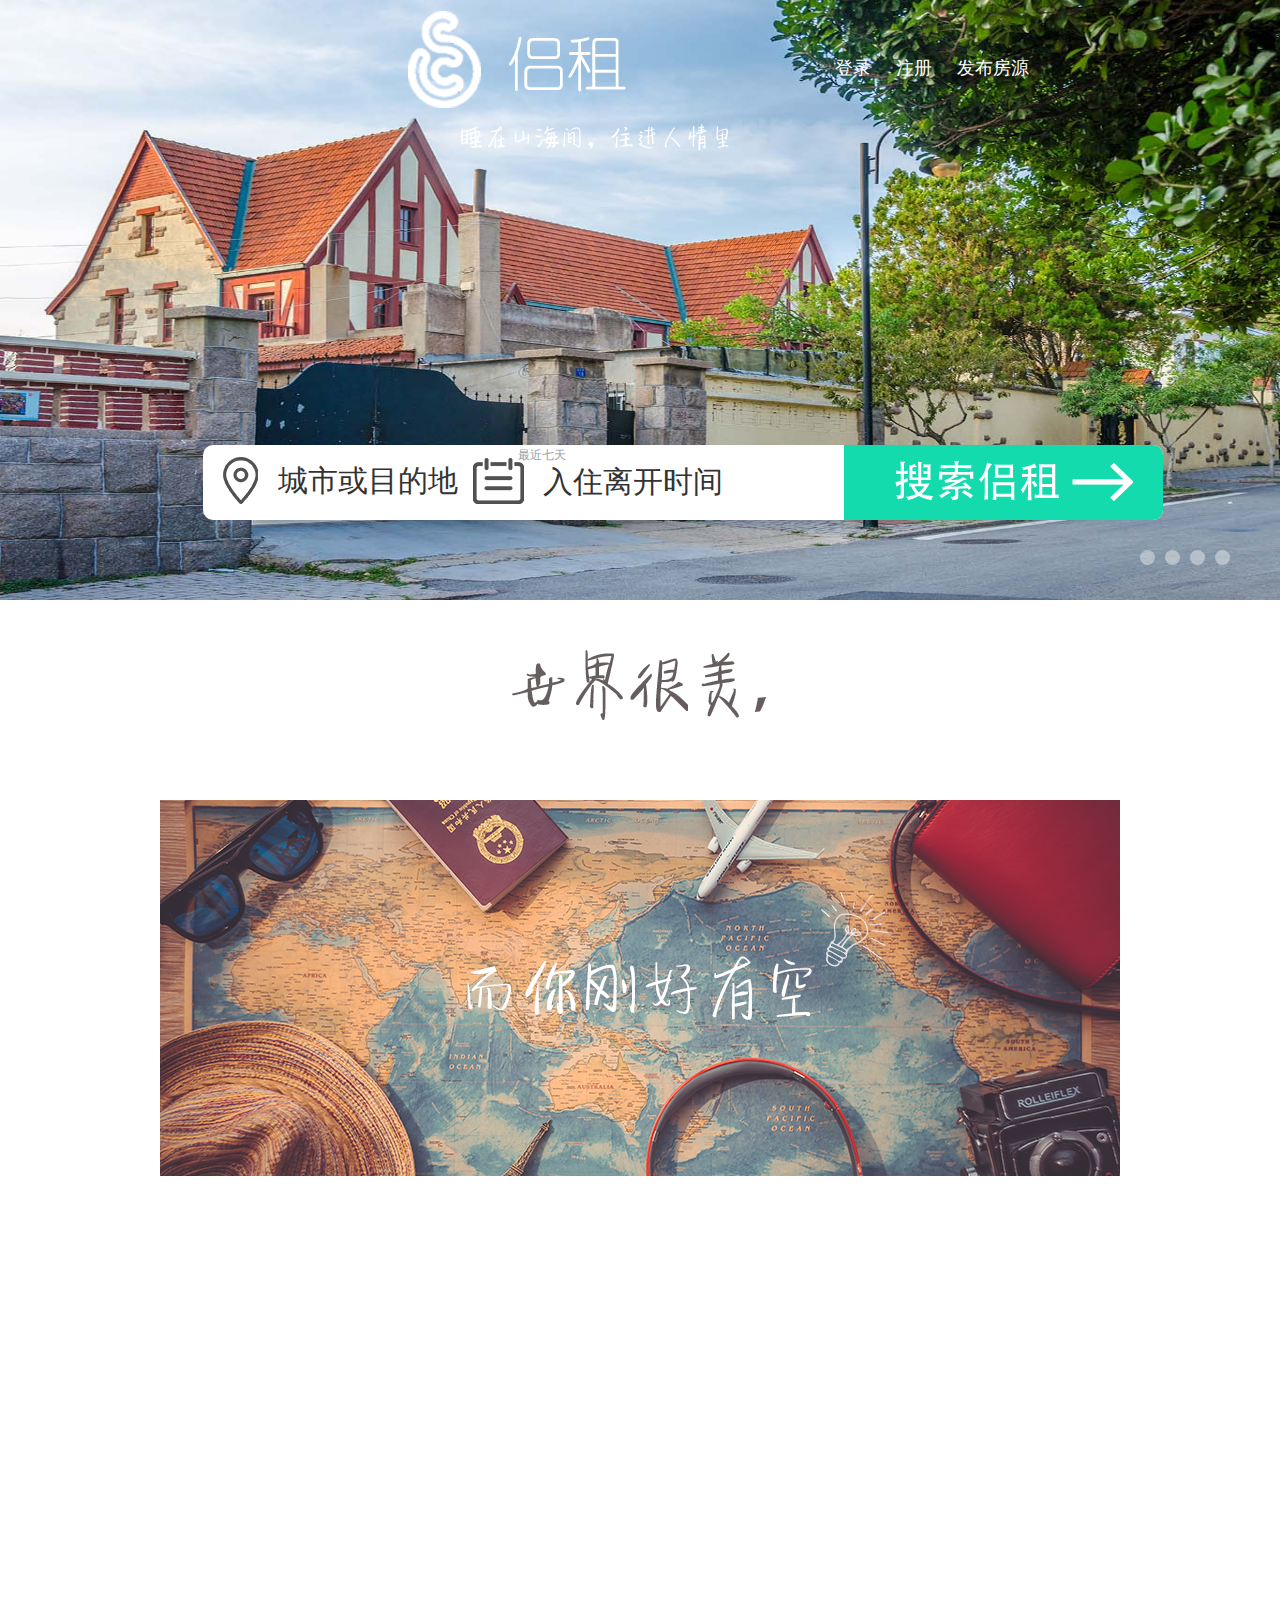
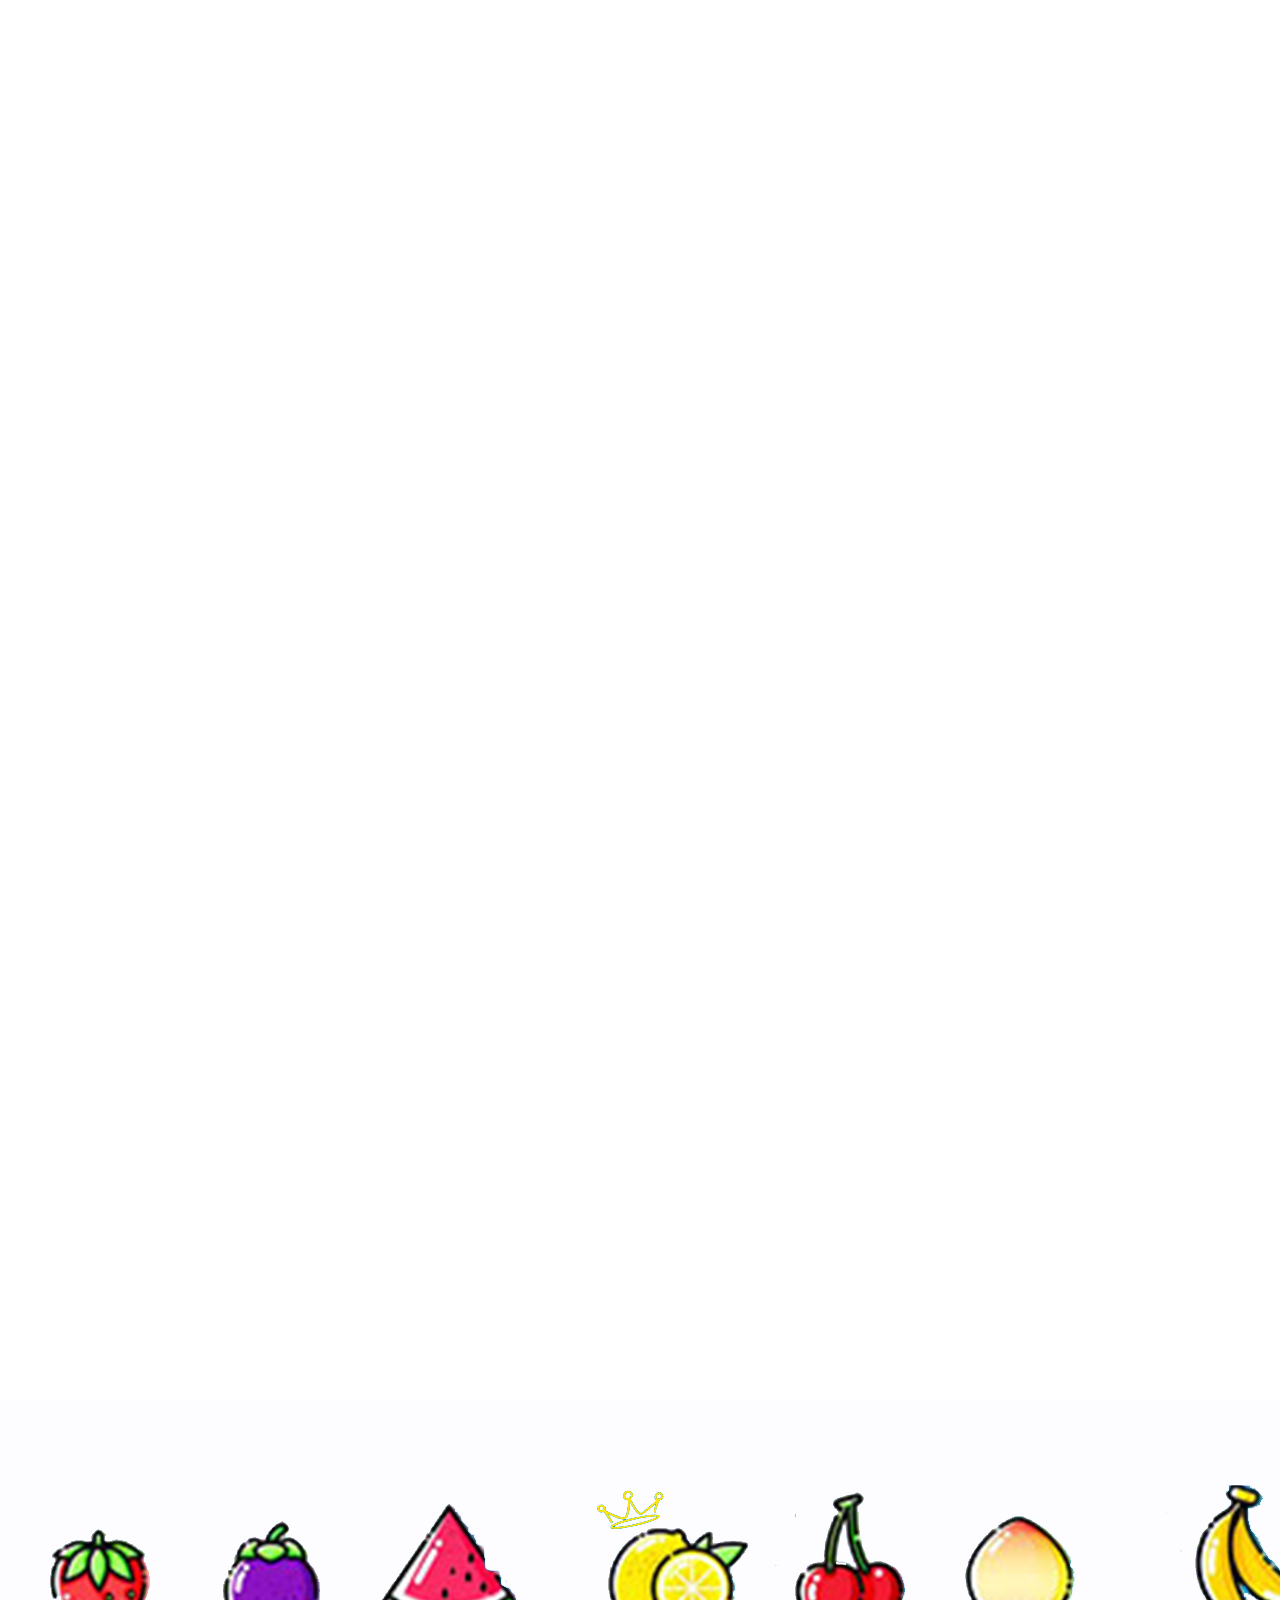
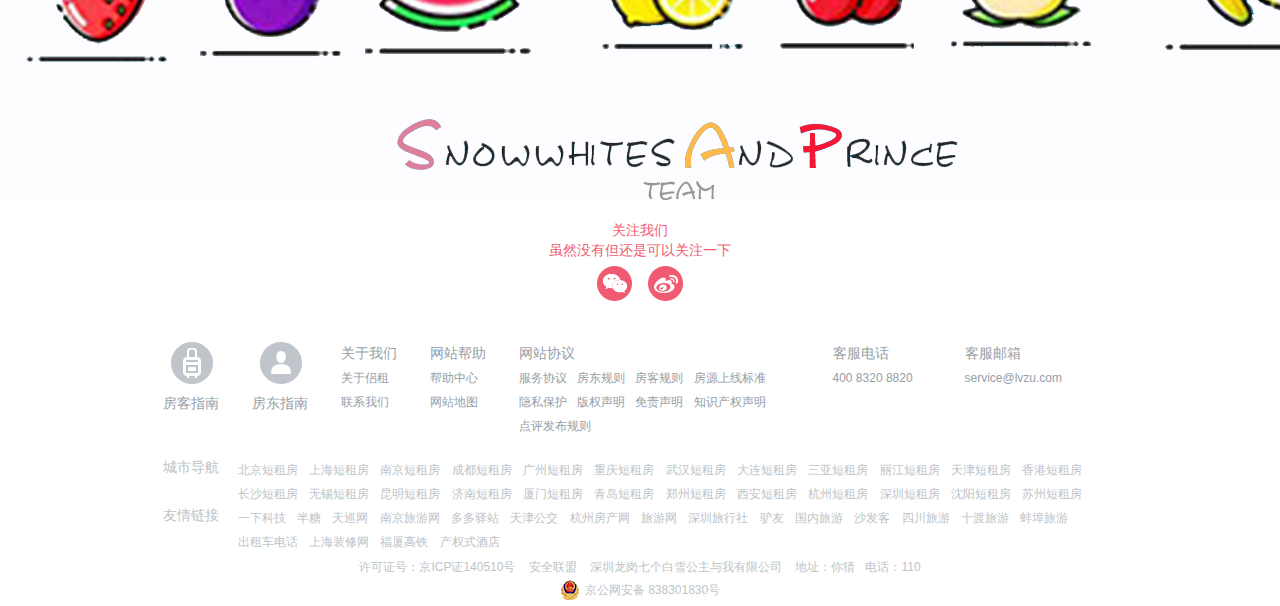
<file: client/index.html>
<!DOCTYPE html>
<html lang="en">
<head>
    <meta charset="UTF-8">
    <title>侣租--遇见有趣的灵魂</title>
    <link rel="stylesheet" href="reset.css">
    <link rel="stylesheet" type="text/css" href="css/cityPicker.css">
    <script type="text/javascript" src="jquery.min.js"></script>
    <script type="text/javascript" src="js/dateRange.js"></script>
    <script type="text/javascript" src="js/monthPicker.js"></script>
    <link rel="stylesheet" type="text/css" href="css/dateRange.css"/>
    <link rel="stylesheet" type="text/css" href="css/monthPicker.css"/>
    <link rel="stylesheet" href="components/popwindow/popwindow.css">
    <link rel="stylesheet" href="components/login/login.css">
    <style>
        body{
            /*overflow: hidden;*/
        }
        .all_bar{
            width: 100%;
            height: 170px;
            top: 0;
            z-index: 999;
            position: absolute;
            background:-webkit-gradient(linear, 0 0, 0 bottom, from(rgba(0,0,0,0.5)), to(rgba(0, 0, 255, 0)));;
        }
        .head_bar {
            width: 71.3%;
            height: 170px;
            z-index: 100;
            /*border: 1px solid black;*/
        }
        .head_bar_con {

            width: 100%;
            height: 63px;
            padding: 31px 20px 0;
        }
        /*.head_bar_con{*/
            /*margin: 0 auto;*/
            /*width: 960px;*/
            /*height:170px;*/
        /*}*/
        .head_bar_con>.logo_index {
            width: 128px;
            height: 61px;
            display: block;
            float: left;
            margin-top: -20px;
            margin-left: 0;
        }
        .nav_R{
            float: right;
            font-size: 18px;
            padding-right: 30px;
            padding-top: 15px;
        }
        .nav_R>li {
            height: 44px;
            line-height: 44px;
            display: inline-block;
            z-index: 90;
            padding-left: 20px;
            font-family: "microsoft yahei";
        }
         .nav_R>.after{
            display: none;
        }
         .nav_R>.after2{
            display: none;
        }
        .nav_R>li>a{
            color: white;
        }
        .nav_R>li>a:hover{
            color:#D0104c;
        }
        .banner_con{
            width: 100%;
            height: 600px;
            position: relative;
        }
        /*.banner{*/
        /*width: 100%;*/
        /*hight:768px;*/
        /*position: relative;*/
        /*}*/
        .banner_con>ul{
            position: absolute;
            width: 100%;
            /*display: inline-block;*/
            z-index:10;
            cursor: pointer;
            top: 550px;
            right: 50px;
        }

        .banner_con>a>img{
            position: absolute;
            width: 100%;
            height: 100%;

            /*display: inline-block;*/
            /*float: left;*/
        }
        .banner_con>ul>li{
            width: 15px;
            height: 15px;
            line-height: 15px;
            border-radius: 50%;
            float: right;
            background-color: white;
            margin-left: 10px;
            opacity: 0.4;
            color: rgba(0,0,0,0);
        }
        .local{
            position: absolute;
            top:145px;
            left: -200px;
        }
        .search_box{
            width: 960px;
            height: 75px;
            position: absolute;
            border-radius: 10px;
            background-color: white;
            bottom: -350px;
            left: 203px;
        }
        .search_box>ul{
            width: 100%;
            height: 100%;
            display: inline-block;
            float: left;
        }
        .search_box>ul>li{
            display: inline-block;
            float: left;
            text-align: center;
            line-height: 70px;
            padding-left: 20px;
        }
        .search_box>ul>li>img{
            vertical-align: middle;
        }
        .search_box>ul>li:nth-child(2){
            position: absolute;
            left: 250px;
        }
        .search_box>ul>li:nth-child(3){
            width: 299px;height:100%;background-color:#13DBAD;
            display: block;
            border-radius: 0 10px 10px 0;
            position: absolute;
            left: 641px;
        }
        /*--------------------- all-head over  ---------------------------*/
        .world{
            width: 100%;
            height: 200px;
        }
        .world>img{
            padding-top:50px;
            padding-left:40%;
        }
        .pics_animate{
            width: 960px;
            margin: 0 auto;
            position: relative;
            height: 2200px;
        }
        .pics_animate>.first{
            width: 960px;
            height: 376px;
            margin: 0 auto;
            padding-bottom: 37px;
        }
        .pics_animate>.second>div{
            position: absolute;
        }

        .second,.third,.fourth,.fifth,.sixth,.seventh{
            cursor:pointer;
        }
        .txt{width:100%; background:url(images/1px.png) repeat;position:absolute;left:0;bottom:0;color:#fff;font-family:"微软雅黑";}
        .txt h3{font-size:50px;font-weight:100;text-align:center;opacity:0;font-family: "Adobe 黑体 Std R";}
        .txt p{font-size:14px;text-align:center;}

        /*---------------- foot -----------------------------*/

        .foot_v2{width: 955px;margin: 20px auto;text-align: center;overflow: hidden;}
        .foot_T{font-size: 14px;font-family:"microsoft yahei";color: #f05b72;}
        .see_ul{width: 102px;margin:5px auto 35px;overflow: hidden;}
        .see_ul li{float: left;margin: 0 8px;}
        .icon_wx,.icon_wb{background: url(images/icon_head.png);background-position: 0 -208px;display: inline-block;width: 35px;height: 35px;}
        .icon_wb{background-position: -45px -208px;}
        .icon_wx:hover{background: url(images/icon_head.png);background-position: -90px -208px;}
        .icon_wb:hover{background: url(images/icon_head.png);background-position: -135px -208px;}
        .foot_ul{overflow: hidden;text-align: left;margin-bottom: 20px;}
        .foot_ul li{float: left;width: 57px; margin: 0 32px 0 0;color: #959ea7;line-height: 24px;}
        .foot_ul li a{color: #959ea7;white-space:nowrap;}
        .guide{background: url(images/icon_head.png);background-position: 8px -258px;padding-top: 50px;display: inline-block;color: #959ea7;font-size: 14px;font-family:"microsoft yahei";}
        .icon_fk{background: url(images/icon_head.png);background-position: -44px -258px;}
        .guide_T{font-size: 14px;font-family:"microsoft yahei";}
        .width_280{width: 282px!important;}
        .width_280 a{margin-right: 7px;}
        .width_100{width: 100px!important;}
        .link_dl{color: #bdc3c7;text-align: left;}
        .link_dl dt{float: left;width: 75px;font-size: 14px;font-family:"microsoft yahei";}
        .link_dl dd{float: left;width: 865px;line-height: 24px;}
        .link_dl dd a{color: #bdc3c7;margin-right:8px; white-space: nowrap;}
        .foot_btm{text-align: center;color:#bdc3c7;line-height: 26px;clear:both;}
        .foot_btm a{color:#bdc3c7;}
        .width_274{width: 274px;}

        .width_342{width: 342px !important;}
        .online_kf{width:173px !important;white-space:nowrap;font-size: 12px;}
        .online_kf a{display:inline-block;color: #fff !important;height: 22px;line-height: 22px;padding: 0 6px;background: #f05b72;margin-bottom: 5px;border-radius: 2px;}
        .online_kf a i{display:inline-block;width: 14px;height: 14px;background-repeat: no-repeat;background-position: 0 0;vertical-align: middle;margin-right: 4px;}
        .online_kf p{color: #959ea7;line-height: 20px;}
    </style>
</head>
<body>
    <div class="all_bar">
        <div class="head_bar"  data-0="position:absolute;background-color:rgba(0,0,0,0)" data-800="position:fixed;top:0;background-color:rgba(0,0,0,0)" data-edge-strategy="set" style="position: absolute;left: 194px;" data-801="background-color:rgba(76,75,75,0.5);">
            <div class="head_bar"  data-0="position:absolute;" data-800="position:fixed;top:0;background-color:rgba(0,0,0,0)" data-edge-strategy="set" style="position: absolute;left: 194px;" data-801="background-color:rgba(76,75,75,0.5);">
            <div class="head_bar_con">
                <a href="index.html" class="logo_index"><img src="images/组%203.png"></a>
                
                    <!-- <li><a href="#">登录</a></li>
                    <li><a href="#"></a></li> -->
                <div id="app">
                <ul class="nav_R">
                        <login :is-show="isShow" @close-window="closeWindow"></login>  
                        
                        <li class="before"><a href="#" @click="showWindow">登录</a></li>
                       <li class="before"><a href="register.html">注册</a></li>
                         <li class="after"><a href="fkindex.html">房客信息</a></li>
                          <li class="after2"><a href="fdindex.html">房东信息</a></li>
                        <li><a href="fbindex.html">发布房源</a></li>
                    </div>
                <!-- popwindow组件 -->
                    <template id="popwindow">
                        <transition name="fade">
                            <div class="overlay" v-show="isShow">
                                <div class="content">
                                    <slot name="header"></slot>
                                    <slot name="body"></slot>
                                    <slot name="footer"></slot>
                                </div>
                            </div>
                        </transition>
                    </template>

                <!-- login组件 -->
                    <template id="login">
                        <popwindow :is-show="isShow">
                            
                        <div slot='header' class='login_header'>
                                <p @click="closeWindow"><img src="./images/cancel.png" alt=""></p>
                                <span class="log_title">登录</span>
                                <span class="reg_link">没有账号？<a href="register.html" ><i>马上注册</i></a></span>
                            </div>
                            <div slot='body' class="login_body">
                                
                                <p v-show="showTips">{{tips}}</p>   
                                 
                                    <img src="./images/admin.png" class="img_user" alt="">
                                    <input type="text" id="username" placeholder="请输入用户名" onfocus="this.placeholder=''" onblur="this.placeholder='请输入用户名'" v-model="findItem.username"
                                    >
                                    <br>
                                    <img src="./images/lock.png" class="img_lock" alt="">
                                    <input type="password" id="password" placeholder="请输入密码" onfocus="this.placeholder=''" onblur="this.placeholder='请输入密码'"  v-model="findItem.password">
                             
                                <div class="btn" @click="loginSubmit">
                                    <span><b>登录</b></span>
                                </div>
                                <a href="#" @click="joke">忘记密码？</a>
                                <hr>
                            </div>
                            <div slot='footer' class="login_footer">

                                <p>用第三方账号直接登录</p>
                                <div class="sina"><a href=""><img src="./images/weibo.png" alt=""></a></div>
                                <div class="qq"><a href=""><img src="./images/qq.png" alt=""></a></div>
                                <div class="douban"><a href=""><img src="./images/douban.png" alt=""></a></div>
                                <div class="renren"><a href=""><img src="./images/renren.png" alt=""></a></div>
                            </div>

                        </popwindow>
                    </template>
                </ul>
            </div>

        </div>
    </div>
    <div style="padding:1em;" data-0="display:none;" data-800="display:block;" data-anchor-target=".all_bar" data-edge-strategy="set">&nbsp;</div>
    <div class="banner_all">
        <div class="banner_con" id="banner_con">
                <a href="javascript:void(0)"><img src="images/2.jpg"></a>
                <a href="javascript:void(0)"><img src="images/1.jpg"></a>
                <a href="javascript:void(0)"><img src="images/3.jpg"></a>
                <a href="javascript:void(0)"><img src="images/4.jpg"></a>
                <ul class="banner_ul">
                   <li>1</li>
                   <li>2</li>
                   <li>3</li>
                   <li>4</li>
                </ul>
        </div>
            <div class="search_box">
                <ul>
                    <li><img src="images/local.png"></li>
                    <li><img src="images/celinda.png"></li>
                    <li><img src="images/组%205.png"></li>
                </ul>
                <div class="local">
                    <input type="text" id="cityChoice"  value="城市或目的地" style="line-height:50px;border: none;position: absolute;left: 275px;bottom:83px;font-size:30px;width: 180px">
                    <input type="hidden" id="province" value="">
                    <input type="hidden" id="city" value="">
                </div>
                <div class="time" style="position: absolute;left: 300px">
                    <div class="wrapper">
                        <a href="javascript:;" id="aRecent7DaysDemo3" style="color: #959ea7" >最近七天</a>
                    </div>
                        <!--<p style="font-size:30px;color: #333333;font: 30px /1.5 Tahoma, Helvetica, 'SimSun', sans-serif;">入住离开时间</p>-->
                    <div class="ta_date" id="div_date_demo3" style="position: absolute;top: 0;left: 20px">
                        <p style="position: absolute;top: 14px;left:20px;font: 30px /1.5 Tahoma, Helvetica, 'SimSun', sans-serif;color: #333333;">入住离开时间</p>
                        <span class="date_title" id="date_demo3" style="display:block;width: 300px;height:60px;border: none;"></span>
                        <a class="opt_sel" id="input_trigger_demo3" href="#" style="display: none">
                            <i class="i_orderd"></i>
                        </a>
                    </div>
                    <div id="datePicker"></div>
                    <br/>
                    <script type="text/javascript">
                        var dateRange = new pickerDateRange('date_demo3', {
                            aRecent7Days : 'aRecent7DaysDemo3', //最近7天
                            isTodayValid : false,
                            //startDate : '2013-04-14',
                            //endDate : '2013-04-21',
                            //needCompare : true,
                            //isSingleDay : true,
                            //shortOpr : true,
                            defaultText : ' 至 ',
                            inputTrigger : 'input_trigger_demo3',
                            theme : 'ta',
                            success : function(obj) {
                                $("#dCon_demo3").html('开始时间 : ' + obj.startDate + '<br/>结束时间 : ' + obj.endDate);
                            }
                        });

                    </script>
                </div>
            </div>
    </div>
    <div class="world">
        <img src="images/世界很美，.png">
    </div>
    <div class="pics_animate">
        <div class="first"><img src="images/有空.png"></div>
        <div class="second">
            <div class="second_left" style="position: absolute;top:412px;" data-300-top="left:0" data-600-top="left:-100%;"><a href="fyindex.html"><img src="images/四川2.png"><div class="txt"><h3>成都</h3><p></p></div></a></div>
            <div class="second_right" style="position: absolute;top:412px;" data-300-top="right:0" data-600-top="right:-100%;"><img src="images/南京3.png"><div class="txt"><h3>南京</h3><p></p></div></div>
        </div>
        <div class="third">
            <div class="third_left" style="position: absolute;top:825px;" data-300-top="left:0" data-600-top="left:-100%;"><img src="images/拉萨4.png"><div class="txt"><h3>拉萨</h3><p></p></div></div>
            <div class="third_right" style="position: absolute;top:825px;" data-300-top="right:0" data-600-top="right:-100%;"><img src="images/重庆5%20.png"><div class="txt"><h3>重庆</h3><p></p></div></div>
        </div>
        <div class="fourth">
                <div class="fourth_left" style="position: absolute;top:1238px;" data-300-top="left:0" data-600-top="left:-100%;"><img src="images/海南6.png"><div class="txt"><h3>海南</h3><p></p></div></div>
                <div class="fourth_right" style="position: absolute;top:1042px;" data-300-top="right:0" data-600-top="right:-100%;"><img src="images/新疆7.png"><div class="txt"><h3>新疆</h3><p></p></div></div>
        </div>
        <div class="fifth">
            <div class="fifth_left" style="position: absolute;top:1455px;" data-300-top="left:0" data-600-top="left:-100%;"><img src="images/香港8.png"><div class="txt"><h3>香港</h3><p></p></div></div>
            <div class="fifth_right" style="position: absolute;top:1455px;" data-300-top="right:0" data-600-top="right:-100%;"><img src="images/青岛9.png"><div class="txt"><h3>青岛</h3><p></p></div></div>
        </div>
        <div class="sixth">
            <div class="sixth_left" style="position: absolute;top:1672px;" data-300-top="left:0" data-600-top="left:-100%;"><img src="images/上海10.png"><div class="txt"><h3>上海</h3><p></p></div></div>
            <div class="sixth_right" style="position: absolute;top:1868px;" data-300-top="right:0" data-600-top="right:-100%;"><img src="images/杭州11.png"><div class="txt"><h3>杭州</h3><p></p></div></div>
        </div>
        <!--<div class="seventh">-->
            <!--<div class="seventh_right" style="position: absolute;top:2100px;"><img src="images/lm-project-12.jpg"></div>-->
        <!--</div>-->
    </div>
    <div class="footer" style="width: 100%">
        <div class="banner_bottom" style="width: 100%;height: 100%">
            <img src="images/banner_bottom.png">
        </div>
        <div class="foot_v2">
            <span class="foot_T">关注我们<br>虽然没有但还是可以关注一下</span>
            <ul class="see_ul">
                <li><a href="#ongo" class="icon_wx indexdialogpic" name="focusus"></a></li>
                <li><a href="http://weibo.com/xzduanzu" target="_blank" class="icon_wb"></a></li>
            </ul>
            <ul class="foot_ul">
                <li><a class="guide" href="http://www.xiaozhu.com/xzweb.php?op=Help_UserGuide&amp;type=tenant" target="_blank">房客指南</a></li>
                <li><a class="guide icon_fk" href="http://www.xiaozhu.com/xzweb.php?op=Help_UserGuide&amp;type=landlord" target="_blank">房东指南</a></li>
                <li>
                    <span class="guide_T">关于我们</span>
                    <a href="http://www.xiaozhu.com/aboutus" target="_blank">关于侣租</a>
                    <a href="http://www.xiaozhu.com/contactus" target="_blank">联系我们</a>
                </li>
                <li>
                    <span class="guide_T">网站帮助</span>
                    <a href="http://www.xiaozhu.com/help/index" target="_blank">帮助中心</a>
                    <a href="http://www.xiaozhu.com/sitemap.html" target="_blank">网站地图</a>
                </li>
                <li class="width_280">
                    <span class="guide_T">网站协议</span><br>
                    <a href="http://www.xiaozhu.com/help/service" target="_blank">服务协议</a>
                    <a href="http://www.xiaozhu.com/help/landlordRule" target="_blank">房东规则</a>
                    <a href="http://www.xiaozhu.com/help/tenantRule" target="_blank">房客规则</a>
                    <a href="http://www.xiaozhu.com/help/auditRule" target="_blank">房源上线标准</a>
                    <a href="http://www.xiaozhu.com/help/privacy" target="_blank">隐私保护</a>
                    <a href="http://www.xiaozhu.com/help/copyright" target="_blank">版权声明</a>
                    <a href="http://www.xiaozhu.com/help/disclaimer" target="_blank">免责声明</a>
                    <a href="http://www.xiaozhu.com/help/intellectualProperty" target="_blank">知识产权声明</a>
                    <a href="http://www.xiaozhu.com/help/commentRule" target="_blank">点评发布规则</a>
                </li>
                <li class="width_100 bigFont">
                    <span class="guide_T">客服电话</span><br>
                    400  8320  8820
                </li>
                <li class="width_100 bigFont">
                    <span class="guide_T">客服邮箱</span><br>
                    service@lvzu.com
                </li>
            </ul>
            <dl class="link_dl">
                <dt>城市导航</dt>
                <dd>
                    <a target="_blank" href="http://bj.xiaozhu.com/">北京短租房</a>
                    <a target="_blank" href="http://sh.xiaozhu.com/">上海短租房</a>
                    <a target="_blank" href="http://nj.xiaozhu.com/">南京短租房</a>
                    <a target="_blank" href="http://cd.xiaozhu.com/">成都短租房</a>
                    <a target="_blank" href="http://gz.xiaozhu.com/">广州短租房</a>
                    <a target="_blank" href="http://cq.xiaozhu.com/">重庆短租房</a>
                    <a target="_blank" href="http://wh.xiaozhu.com/">武汉短租房</a>
                    <a target="_blank" href="http://dl.xiaozhu.com/">大连短租房</a>
                    <a target="_blank" href="http://sanya.xiaozhu.com/">三亚短租房</a>
                    <a target="_blank" href="http://lijiang.xiaozhu.com/">丽江短租房</a>
                    <a target="_blank" href="http://tj.xiaozhu.com/">天津短租房</a>
                    <a target="_blank" href="http://xianggang.xiaozhu.com/">香港短租房</a>
                    <a target="_blank" href="http://cs.xiaozhu.com/">长沙短租房</a>
                    <a target="_blank" href="http://wx.xiaozhu.com/">无锡短租房</a>
                    <a target="_blank" href="http://km.xiaozhu.com/">昆明短租房</a>
                    <a target="_blank" href="http://jn.xiaozhu.com/">济南短租房</a>
                    <a target="_blank" href="http://xm.xiaozhu.com/">厦门短租房</a>
                    <a target="_blank" href="http://qd.xiaozhu.com/">青岛短租房</a>
                    <a target="_blank" href="http://zz.xiaozhu.com/">郑州短租房</a>
                    <a target="_blank" href="http://xa.xiaozhu.com/">西安短租房</a>
                    <a target="_blank" href="http://hz.xiaozhu.com/">杭州短租房</a>
                    <a target="_blank" href="http://sz.xiaozhu.com/">深圳短租房</a>
                    <a target="_blank" href="http://sy.xiaozhu.com/">沈阳短租房</a>
                    <a target="_blank" href="http://su.xiaozhu.com/">苏州短租房</a>
                </dd>
            </dl>
            <dl class="link_dl">
                <dt>友情链接</dt>
                <dd>
                    <a target="_blank" href="http://www.yixia.com/">一下科技</a>
                    <a target="_blank" href="http://www.ibantang.com">半糖</a>
                    <a target="_blank" href="http://www.tianxun.com/">天巡网</a>
                    <a target="_blank" href="http://nj.tuniu.com/">南京旅游网</a>
                    <a target="_blank" href="http://www.yododo.cn/">多多驿站</a>
                    <a target="_blank" href="http://tianjin.8684.cn/">天津公交</a>
                    <a target="_blank" href="http://hangzhou.fangtoo.com/">杭州房产网</a>
                    <a target="_blank" href="http://lvyou.mangocity.com/">旅游网</a>
                    <a target="_blank" href="http://www.82222919.com/">深圳旅行社</a>
                    <a target="_blank" href="http://www.pintour.com/">驴友</a>
                    <a target="_blank" href="http://www.mengyoo.com/">国内旅游</a>
                    <a target="_blank" href="http://www.sfkkkkkkkkk.com/">沙发客</a>
                    <a target="_blank" href="http://www.57go.com/">四川旅游</a>
                    <a target="_blank" href="http://www.shidu.cn/">十渡旅游</a>
                    <a target="_blank" href="http://bengbu.cncn.com/">蚌埠旅游</a>
                    <a target="_blank" href="http://www.keyunzhan.com/chuzuche/">出租车电话</a>
                    <a target="_blank" href="http://sh.to8to.com/">上海装修网</a>
                    <a target="_blank" href="http://www.tieyou.com/fuxiagaotie/">福厦高铁</a>
                    <a target="_blank" href="http://www.yidujia.com/">产权式酒店</a>
                </dd>

            </dl>
            <div class="foot_btm">许可证号：<a target="_blank" href="http://www.miibeian.gov.cn" rel="nofollow">京ICP证140510号</a> &nbsp;&nbsp; <a href="http://www.anquan.org/s/www.xiaozhu.com" |="" name="mt8SMvYyRDI92b06nuDs8dPFapllCJYidqhM1WlOoGRZ9DWpbo" rel="nofollow" target="_blank">安全联盟</a> &nbsp;&nbsp; 深圳龙岗七个白雪公主与我有限公司  &nbsp;&nbsp; 地址：你猜   &nbsp;&nbsp;电话：110
            </div>
            <div style="width:300px;margin:0 auto;">
                <a target="_blank" href="http://www.beian.gov.cn/portal/registerSystemInfo?recordcode=11010802020380" style="display:inline-block;text-decoration:none;height:20px;line-height:20px;"><img src="images/record_icon.png" style="float:left;"><p style="float:left;height:20px;line-height:20px;margin: 0px 0px 0px 5px; color:#bdc3c7;">京公网安备 838301830号</p></a>
            </div>
        </div>
    </div>

    <script>
        $(".pics_animate div").hover(function(){
            $(this).find(".txt").stop().animate({height:"100%"},400);
            $(this).find(".txt h3").stop().animate({paddingTop:'60px',opacity:'1'},400);
        },function(){
            $(this).find(".txt").stop().animate({height:"0"},400);
            $(this).find(".txt h3").stop().animate({paddingTop:"0px",opacity:'0'},400);
        })
    </script>
    <script>
        var div1 = document.getElementById("banner_con");//整个区域
        var a1 = div1.getElementsByTagName("a");//a标签 图片
        var li1 = div1.getElementsByTagName("li");//右下角按钮
        var ab = 0; //ab的值控制触摸按钮后的下一张图
        //遍历所有图和按钮,页面加载完毕显示第一张图和第一个按钮
        window.onload = function () {
            for (var i=0;i<a1.length;i++){
                if (i!=0){
                    a1[i].style.opacity = 0;
                }else {
                    li1[i].style.backgroundColor = "#D0104c";
                }
            }
        };
        //运行函数bb();
        function bb() {
            for (var j=0;j<li1.length;j++) {
                //遍历所有的按钮,所有按钮都给绑定一个鼠标移上去的onmouseover事件
                li1[j].onmouseover = function () {
                    //变量index就是当前触摸的按钮的文本-1,此前特意设置按钮文本为数字
                    var index = this.innerHTML - 1;
                    ab = index; //ab后面用return返回
                    //声明变量b
                    for (var b = 0; b < li1.length; b++) {
                        //当b就是被触摸到的按钮的索引号时,设置第b张图片不透明度为100,渐变透明度效果1s,第b个按钮背景色变成green
                        if (b == index) {
                            a1[b].style.opacity = 100;
                            a1[b].style.transition = "opacity 1s";
                            li1[b].style.backgroundColor = "#D0104c";
                        } else { //当b不是被触摸到的按钮的索引号时,就变透明,按钮颜色白色.
                            a1[b].style.opacity = 0;
                            li1[b].style.backgroundColor = "white";
                        }
                    }
                    return ab; //返回ab,貌似运用到了闭包?不太了解.
                }

            }
            setInterval(function ac() { //设置2000毫秒重复运行
                ab = ab>li1.length-2?0:++ab; //5张图,当触摸到的按钮索引号大于3时(比如4),那么ab=0(下一张图为第0张),否则++ab;
                //循环遍历下一张图的效果.
                for (var b = 0; b < li1.length; b++) {
                    if (b == ab) {
                        a1[b].style.opacity = 100;
                        a1[b].style.transition = "opacity 1s";
                        li1[b].style.backgroundColor = "#D0104c";
                    } else {
                        a1[b].style.opacity = 0;
                        li1[b].style.backgroundColor = "white";
                    }
                }
            },3000);
        }
        bb(); //运行bb()
    </script>
    <script type="text/javascript" src="jquery.min.js"></script>
    <script type="text/javascript" src="js/cityData.js"></script>
    <script type="text/javascript" src="js/cityPicker.js"></script>
    <script>
        var cityPicker = new IIInsomniaCityPicker({
            data: cityData,
            target: '#cityChoice',
            valType: 'k-v',
            hideCityInput: '#city',
            hideProvinceInput: '#province',
            callback: function(city_id){
            }
        });

        cityPicker.init();
    </script>
    <script type="text/javascript" src="skrollr.min.js"></script>
    <script type="text/javascript">
        window.onload = function() {
            skrollr.init({
                forceHeight: false
            });
        }
    </script>
    <!-- vue全家桶引入 -->
    <script src='js/vue.js'></script>
    <script src='js/vuex.js'></script>
    <script src='js/vue-resource.js'></script>
    <script>
        Vue.http.options.emulateJSON=false;
        Vue.http.headers.post['Content-Type']='application/json';
    </script>
    <!-- vue组件相关js引入 -->
    <script src='components/popwindow/popwindow.js'></script>
    <script src='components/login/login.js'></script>
    <script src='components/register/register.js'></script>
<!-- 根实例 -->
<script>
Vue.http.options.emulateJSON=true;
</script>
    <script>
        var vm=new Vue({
            el:'#app',
            data:{
                isShow:false,
                
            },
            
            methods:{
                showWindow:function(){
                    
                    this.isShow=true;
                },
                 closeWindow:function(newValue){
                        this.isShow=newValue;
                }
            }
        });
    </script>
</body>
</html>
</file>
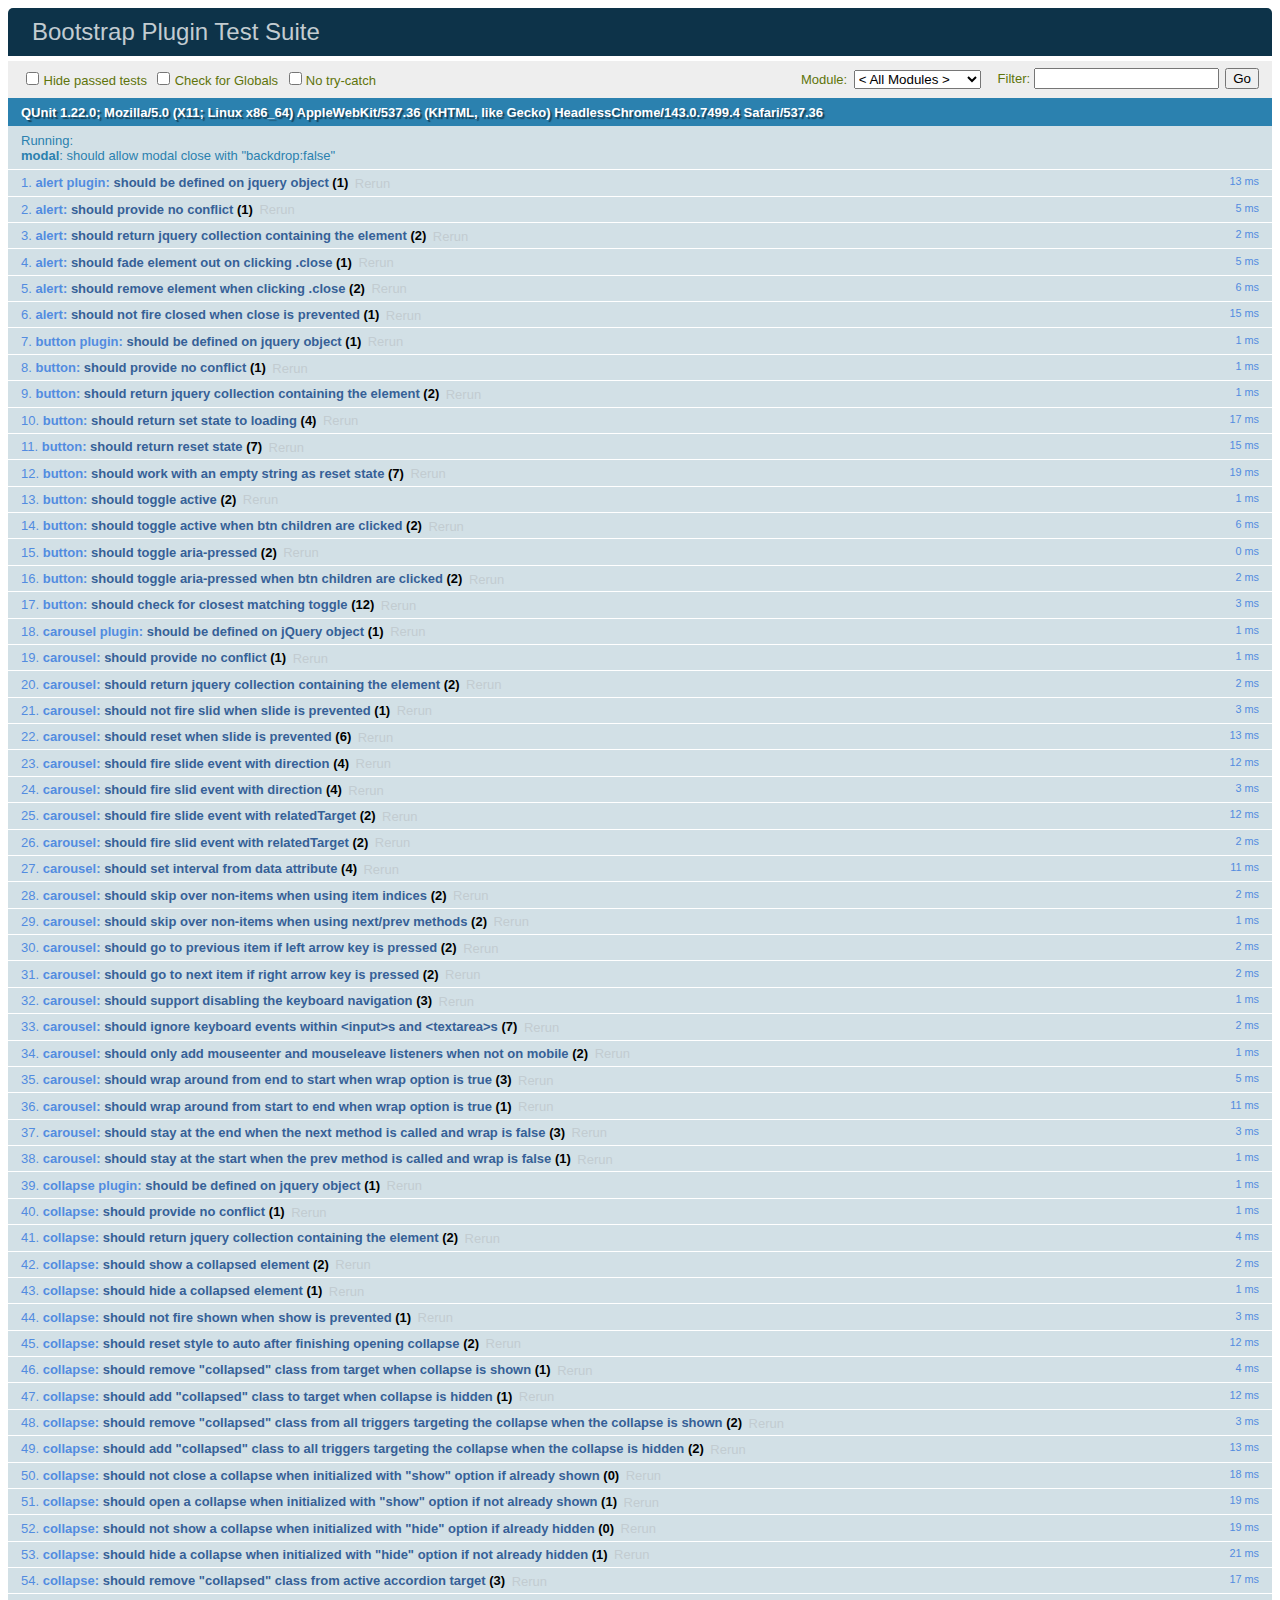
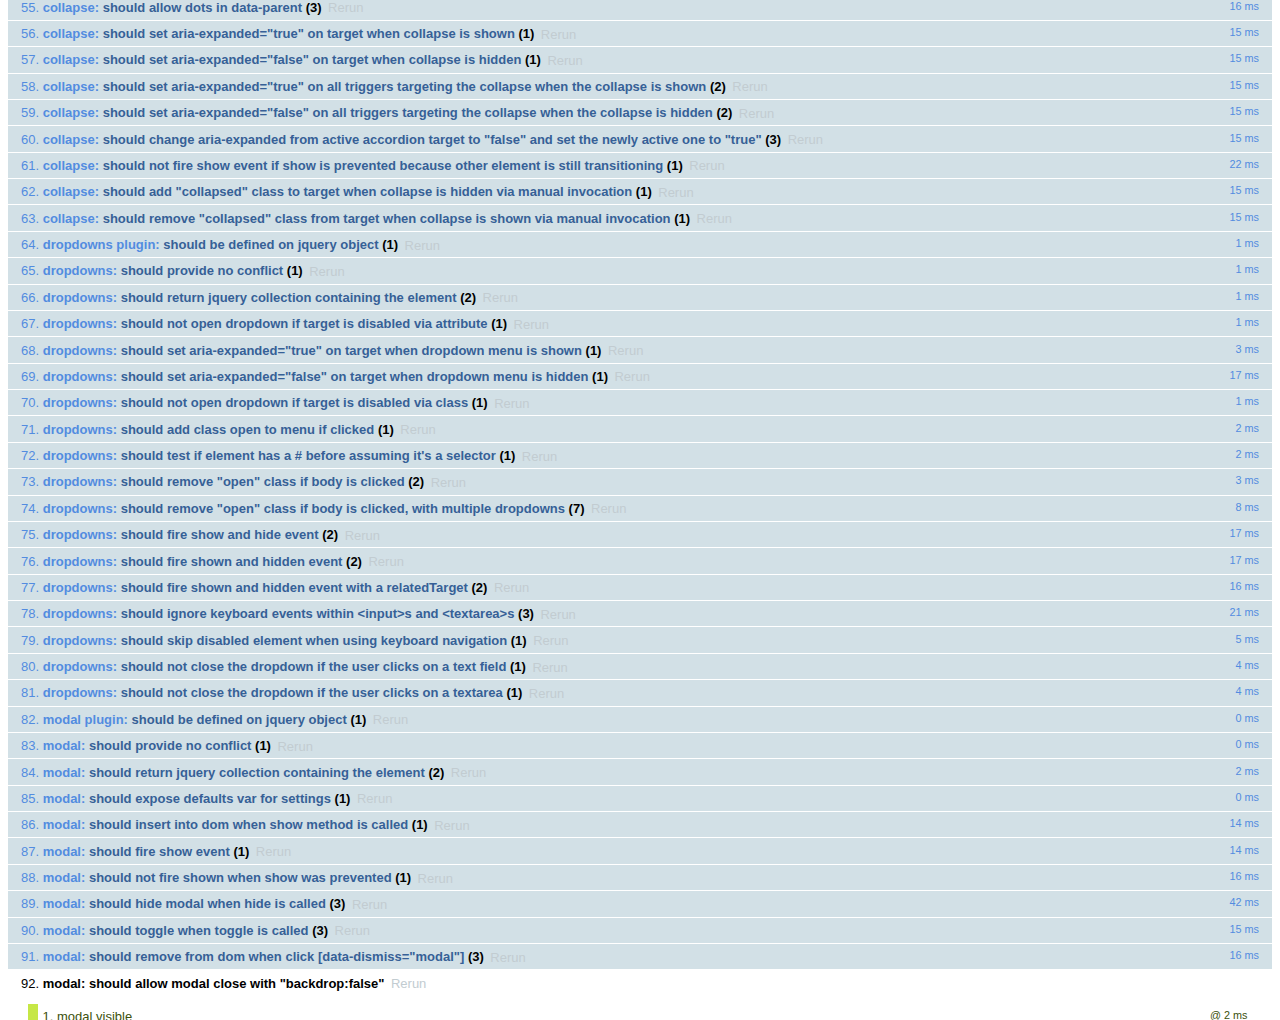
<file: client/bootstrap-3.3.7/js/tests/index.html>
<!DOCTYPE html>
<html>
  <head>
    <meta charset="utf-8">
    <title>Bootstrap Plugin Test Suite</title>
    <meta name="viewport" content="width=device-width, initial-scale=1">

    <!-- jQuery -->
    <script src="vendor/jquery.min.js"></script>
    <script>
      // Disable jQuery event aliases to ensure we don't accidentally use any of them
      (function () {
        var eventAliases = [
          'blur',
          'focus',
          'focusin',
          'focusout',
          'load',
          'resize',
          'scroll',
          'unload',
          'click',
          'dblclick',
          'mousedown',
          'mouseup',
          'mousemove',
          'mouseover',
          'mouseout',
          'mouseenter',
          'mouseleave',
          'change',
          'select',
          'submit',
          'keydown',
          'keypress',
          'keyup',
          'error',
          'contextmenu',
          'hover',
          'bind',
          'unbind',
          'delegate',
          'undelegate'
        ]
        for (var i = 0; i < eventAliases.length; i++) {
          var eventAlias = eventAliases[i]
          $.fn[eventAlias] = function () {
            throw new Error('Using the ".' + eventAlias + '()" method is not allowed, so that Bootstrap can be compatible with custom jQuery builds which exclude the "event aliases" module that defines said method. See https://github.com/twbs/bootstrap/blob/master/CONTRIBUTING.md#js')
          }
        }
      })()
    </script>

    <!-- QUnit -->
    <link rel="stylesheet" href="vendor/qunit.css" media="screen">
    <script src="vendor/qunit.js"></script>
    <script>
      // See https://github.com/axemclion/grunt-saucelabs#test-result-details-with-qunit
      var log = []
      // Require assert.expect in each test
      QUnit.config.requireExpects = true
      QUnit.done(function (testResults) {
        var tests = []
        for (var i = 0, len = log.length; i < len; i++) {
          var details = log[i]
          tests.push({
            name: details.name,
            result: details.result,
            expected: details.expected,
            actual: details.actual,
            source: details.source
          })
        }
        testResults.tests = tests

        window.global_test_results = testResults
      })

      QUnit.testStart(function (testDetails) {
        $(window).scrollTop(0)
        QUnit.log(function (details) {
          if (!details.result) {
            details.name = testDetails.name
            log.push(details)
          }
        })
      })

      // Cleanup
      QUnit.testDone(function () {
        $('#qunit-fixture').empty()
        $('#modal-test, .modal-backdrop').remove()
      })

      // Display fixture on-screen on iOS to avoid false positives
      if (/iPhone|iPad|iPod/.test(navigator.userAgent)) {
        QUnit.begin(function() {
          $('#qunit-fixture').css({ top: 0, left: 0 })
        })

        QUnit.done(function () {
          $('#qunit-fixture').css({ top: '', left: '' })
        })
      }

      // Disable deprecated global QUnit method aliases in preparation for QUnit v2
      (function () {
        var methodNames = [
          'async',
          'asyncTest',
          'deepEqual',
          'equal',
          'expect',
          'module',
          'notDeepEqual',
          'notEqual',
          'notPropEqual',
          'notStrictEqual',
          'ok',
          'propEqual',
          'push',
          'start',
          'stop',
          'strictEqual',
          'test',
          'throws'
        ];
        for (var i = 0; i < methodNames.length; i++) {
          var methodName = methodNames[i];
          window[methodName] = undefined;
        }
      })();
    </script>

    <!-- Plugin sources -->
    <script>$.support.transition = false</script>
    <script src="../../js/alert.js"></script>
    <script src="../../js/button.js"></script>
    <script src="../../js/carousel.js"></script>
    <script src="../../js/collapse.js"></script>
    <script src="../../js/dropdown.js"></script>
    <script src="../../js/modal.js"></script>
    <script src="../../js/scrollspy.js"></script>
    <script src="../../js/tab.js"></script>
    <script src="../../js/tooltip.js"></script>
    <script src="../../js/popover.js"></script>
    <script src="../../js/affix.js"></script>

    <!-- Unit tests -->
    <script src="unit/alert.js"></script>
    <script src="unit/button.js"></script>
    <script src="unit/carousel.js"></script>
    <script src="unit/collapse.js"></script>
    <script src="unit/dropdown.js"></script>
    <script src="unit/modal.js"></script>
    <script src="unit/scrollspy.js"></script>
    <script src="unit/tab.js"></script>
    <script src="unit/tooltip.js"></script>
    <script src="unit/popover.js"></script>
    <script src="unit/affix.js"></script>

  </head>
  <body>
    <div id="qunit-container">
      <div id="qunit"></div>
      <div id="qunit-fixture"></div>
    </div>
  </body>
</html>
</file>
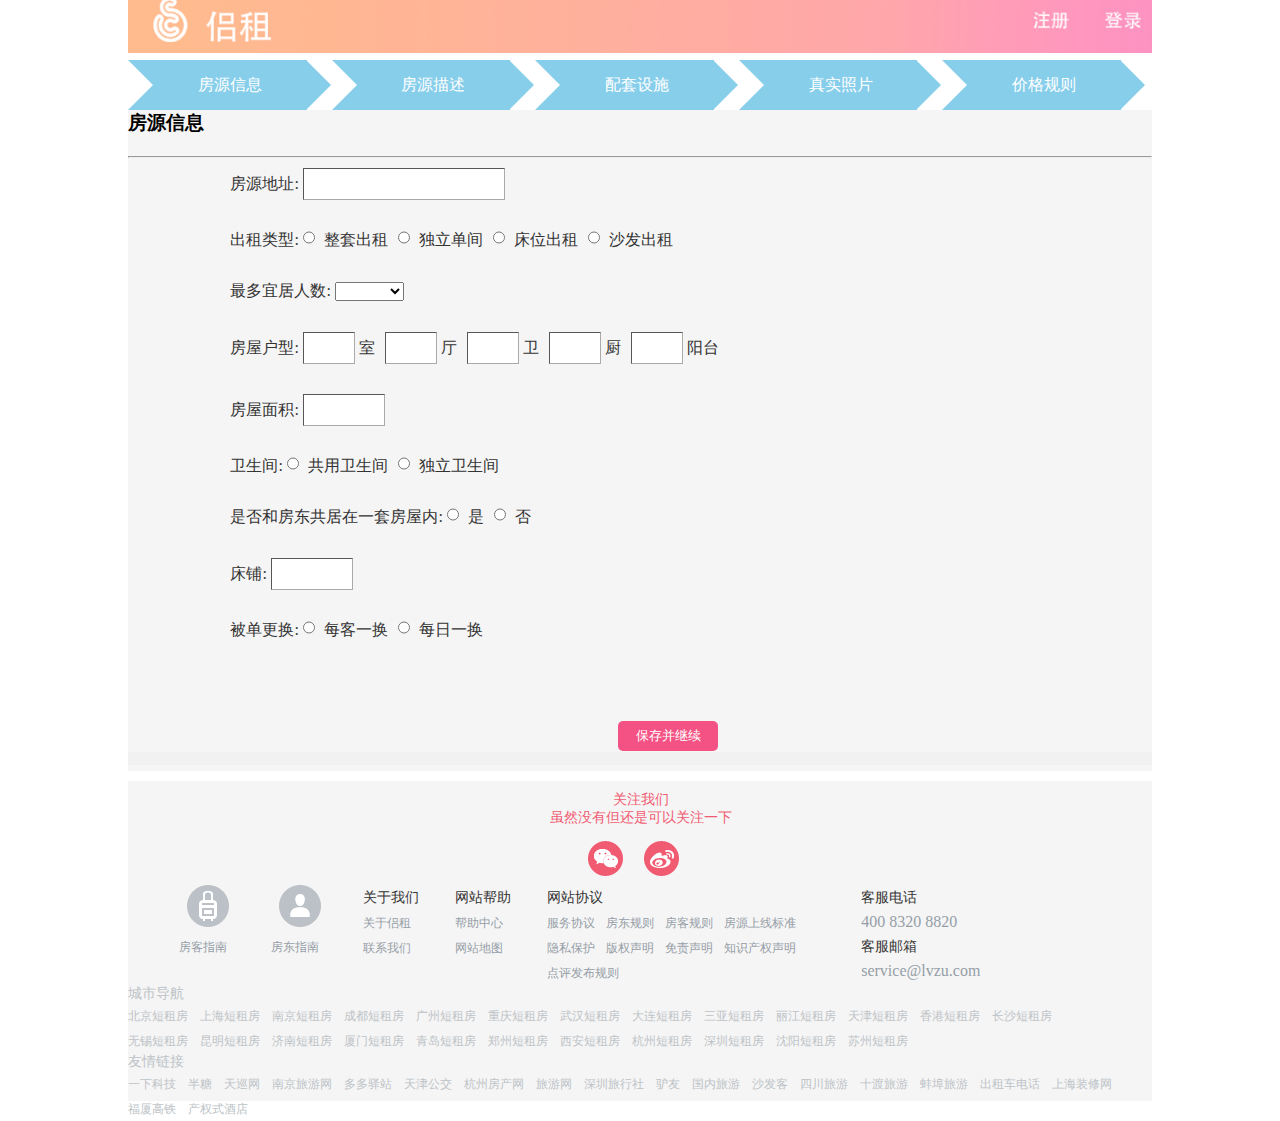
<file: client/fbindex.html>
<!DOCTYPE html>
<html lang="en">
<head>
 <meta charset="UTF-8">
 <title>Document</title>
	<link rel="stylesheet" href="css/tab.css">
	<link rel="stylesheet" href="css/Hinfo.css">
	<link rel="stylesheet" href="css/description.css">
	<link rel="stylesheet" href="css/facilities.css">
	<link rel="stylesheet" href="css/upload.css">
	<link rel="stylesheet" href="css/rule.css">
	<link rel="stylesheet" href="footer.css">
</head>
<body>
	 <div id="app">
		<div id="header"><img src="images/headerbg.png" alt=""></div>
		<div id="content">
			<mytab></mytab>
		</div>
		<div id="footer">
			<div class="foot">
			<span class="foot_T">关注我们<br>虽然没有但还是可以关注一下</span>
			 <ul class="see_ul">
		        <li><a href="#ongo" class="icon_wx indexdialogpic" name="focusus"></a></li>
		        <li><a href="http://weibo.com/xzduanzu" target="_blank" class="icon_wb"></a></li>
    		</ul>
    		<ul class="foot_ul">
		        <li><a class="guide" href="http://www.xiaozhu.com/xzweb.php?op=Help_UserGuide&amp;type=tenant" target="_blank">房客指南</a></li>
		        <li><a class="guide icon_fk" href="http://www.xiaozhu.com/xzweb.php?op=Help_UserGuide&amp;type=landlord" target="_blank">房东指南</a></li>
		        <li>
		            <span class="guide_T">关于我们</span>
		            <a href="http://www.xiaozhu.com/aboutus" target="_blank">关于侣租</a>
		            <a href="http://www.xiaozhu.com/contactus" target="_blank">联系我们</a>
		        </li>
		        <li>
		            <span class="guide_T">网站帮助</span>
		            <a href="http://www.xiaozhu.com/help/index" target="_blank">帮助中心</a>
		            <a href="http://www.xiaozhu.com/sitemap.html" target="_blank">网站地图</a>
		        </li>
		        <li class="width_280">
		            <span class="guide_T">网站协议</span><br>
		            <a href="http://www.xiaozhu.com/help/service" target="_blank">服务协议</a>
		            <a href="http://www.xiaozhu.com/help/landlordRule" target="_blank">房东规则</a>
		            <a href="http://www.xiaozhu.com/help/tenantRule" target="_blank">房客规则</a>
		            <a href="http://www.xiaozhu.com/help/auditRule" target="_blank">房源上线标准</a>
		            <a href="http://www.xiaozhu.com/help/privacy" target="_blank">隐私保护</a>
		            <a href="http://www.xiaozhu.com/help/copyright" target="_blank">版权声明</a>
		            <a href="http://www.xiaozhu.com/help/disclaimer" target="_blank">免责声明</a>
		            <a href="http://www.xiaozhu.com/help/intellectualProperty" target="_blank">知识产权声明</a>
		            <a href="http://www.xiaozhu.com/help/commentRule" target="_blank">点评发布规则</a>
		        </li>
		        <li class="width_100 bigFont">
		            <span class="guide_T">客服电话</span><br>
		            400  8320  8820
		        </li>
		        <li class="width_100 bigFont">
		            <span class="guide_T">客服邮箱</span><br>
		            service@lvzu.com
		        </li>
    		</ul>
			<dl class="link_dl">
		        <dt>城市导航</dt>
		        <dd>
		            <a target="_blank" href="http://bj.xiaozhu.com/">北京短租房</a>
		            <a target="_blank" href="http://sh.xiaozhu.com/">上海短租房</a>
		            <a target="_blank" href="http://nj.xiaozhu.com/">南京短租房</a>
		            <a target="_blank" href="http://cd.xiaozhu.com/">成都短租房</a>
		            <a target="_blank" href="http://gz.xiaozhu.com/">广州短租房</a>
		            <a target="_blank" href="http://cq.xiaozhu.com/">重庆短租房</a>
		            <a target="_blank" href="http://wh.xiaozhu.com/">武汉短租房</a>
		            <a target="_blank" href="http://dl.xiaozhu.com/">大连短租房</a>
		            <a target="_blank" href="http://sanya.xiaozhu.com/">三亚短租房</a>
		            <a target="_blank" href="http://lijiang.xiaozhu.com/">丽江短租房</a>
		            <a target="_blank" href="http://tj.xiaozhu.com/">天津短租房</a>
		            <a target="_blank" href="http://xianggang.xiaozhu.com/">香港短租房</a>
		            <a target="_blank" href="http://cs.xiaozhu.com/">长沙短租房</a>
		            <a target="_blank" href="http://wx.xiaozhu.com/">无锡短租房</a>
		            <a target="_blank" href="http://km.xiaozhu.com/">昆明短租房</a>
		            <a target="_blank" href="http://jn.xiaozhu.com/">济南短租房</a>
		            <a target="_blank" href="http://xm.xiaozhu.com/">厦门短租房</a>
		            <a target="_blank" href="http://qd.xiaozhu.com/">青岛短租房</a>
		            <a target="_blank" href="http://zz.xiaozhu.com/">郑州短租房</a>
		            <a target="_blank" href="http://xa.xiaozhu.com/">西安短租房</a>
		            <a target="_blank" href="http://hz.xiaozhu.com/">杭州短租房</a>
		            <a target="_blank" href="http://sz.xiaozhu.com/">深圳短租房</a>
		            <a target="_blank" href="http://sy.xiaozhu.com/">沈阳短租房</a>
		            <a target="_blank" href="http://su.xiaozhu.com/">苏州短租房</a>
		        </dd>
		    </dl>
		    <dl class="link_dl">
		        <dt>友情链接</dt>
		        <dd>
		            <a target="_blank" href="http://www.yixia.com/">一下科技</a>
		            <a target="_blank" href="http://www.ibantang.com">半糖</a>
		            <a target="_blank" href="http://www.tianxun.com/">天巡网</a>
		            <a target="_blank" href="http://nj.tuniu.com/">南京旅游网</a>
		            <a target="_blank" href="http://www.yododo.cn/">多多驿站</a>
		            <a target="_blank" href="http://tianjin.8684.cn/">天津公交</a>
		            <a target="_blank" href="http://hangzhou.fangtoo.com/">杭州房产网</a>
		            <a target="_blank" href="http://lvyou.mangocity.com/">旅游网</a>
		            <a target="_blank" href="http://www.82222919.com/">深圳旅行社</a>
		            <a target="_blank" href="http://www.pintour.com/">驴友</a>
		            <a target="_blank" href="http://www.mengyoo.com/">国内旅游</a>
		            <a target="_blank" href="http://www.sfkkkkkkkkk.com/">沙发客</a>
		            <a target="_blank" href="http://www.57go.com/">四川旅游</a>
		            <a target="_blank" href="http://www.shidu.cn/">十渡旅游</a>
		            <a target="_blank" href="http://bengbu.cncn.com/">蚌埠旅游</a>
		            <a target="_blank" href="http://www.keyunzhan.com/chuzuche/">出租车电话</a>
		            <a target="_blank" href="http://sh.to8to.com/">上海装修网</a>
		            <a target="_blank" href="http://www.tieyou.com/fuxiagaotie/">福厦高铁</a>
		            <a target="_blank" href="http://www.yidujia.com/">产权式酒店</a>
		        </dd>
		    </dl>
			 	
			</div>
		</div>
	 </div>

	<!-- 选项卡组件 -->
	 <template id="tab">
	 <div>
		<div class="top">
		    <ul class="tabs">
			  <li :class="{active:index==$store.state.tab.curIndex}" v-for="(item,index) in items" @click='$store.commit("tab/changeTab",index)'>{{item.name}}</li>
		    </ul>
		 </div>
		<div class="bottom">
			<div class="details" v-for="(item,index) in items" v-show='index==$store.state.tab.curIndex' ></div>
				<!-- 五个页面的注册引入 -->
				<Hinfos v-show="$store.state.tab.curTab==0"></Hinfos>
				<descriptions v-show="$store.state.tab.curTab==1"></descriptions>
				<myfacilities v-show="$store.state.tab.curTab==2"></myfacilities>
				<uploads v-show="$store.state.tab.curTab==3"></uploads>	
				<pricerule v-show="$store.state.tab.curTab==4"></pricerule>			
			</div>
		</div>
	 </template>

    <!-- 房源信息组件 -->
	<template id="Hinfo">
	<ul class="hinfo">
		<h3>房源信息</h3>
		<hr>
		<li v-for='item in items'>
			<label :for="'r_'+item.class" v-text="item.name+':'"></label>
			<select v-if="item.type=='select'" :id="'r_'+item.name " v-model="hinfoItem['info_'+item.class]" >
				<option v-for="opt in item.options" :value="opt.value" v-text="opt.name"></option>
			</select>

			<template v-else-if="item.type=='radio'" >
				<template v-for="opt in item.options">
					<input type="radio" :id="'r_'+item.class" :name='item.name' :value="opt.value" v-model="hinfoItem['info_'+item.class]" >
					<span v-text="opt.name"></span>
				</template>
			</template>
			<!-- "hinfoItem.scale[opt.value]" -->
			<template v-else-if="'r_'+item.class=='r_scale'" >
				<template v-for="opt in item.options">
					<input type="text" :id="'r_'+item.class" :value="opt.value" v-model="hinfoItem.scale[opt.value]">
					<span v-text="opt.name" :id="'t_'+item.class"></span>
				</template>
			</template>
			<input v-else type="text" :id="'r_'+item.class" v-model="hinfoItem['info_'+item.class]"  >
		</li>
		<input class="button" type="button" value='保存并继续' @click="saveComplete" >
	</ul>
	</template>

	<!-- onfocus="this.placeholder=''" -->
	<!-- 房源描述组件 -->
	<template id="description">
		<ul class="desc">
			<h3>房源描述</h3>
			<hr>
			<li class="_desc" v-for='item in items'>
				<label :for="'r_'+item.class" v-text="item.name+':'"></label>
				<textarea name="" id="" cols="80" rows="10" v-if="item.type=='textarea'"  :placeholder="item.write" v-model="desItem['des_'+item.class]" ></textarea>
				<input v-else type="text" :id="'r_'+item.class" :placeholder="item.write" v-model="desItem['des_'+item.class]">
			</li>
		<input class="button" type="button" value='保存并继续' @click="saveComplete">
	</ul>
	</template>

	<!-- 配套设施组件 -->
	<template id="facilities">
		<ul class="fac">
			<h3>配套设施</h3>
			<hr>
			<li class='_fac' v-for='item in items'>
				<label :for="'r_'+item.name" v-text="item.name+':'"></label>
					<template v-for="opt in item.options">
					<input class="m_checkbox" type="checkbox" :id="'r_'+item.class" v-model="facItem['fac_'+item.class]" :value="opt.value">
					<span class='s_fac' v-text="opt.name"></span>
				</template>
			</li>
		<input class="button" type="button" value='保存并继续' @click="saveComplete" >
		</ul>
	</template>

	<!-- 真实照片组件 -->
	<template id="upload">
	<div class="bbox">
		<h3>真实照片</h3>
		<hr>
		<div class="box">
			<input type="file" id="photo">
			<label for="photo" class="la"></label>
			<i class="iconfont"><img src="images/upload.png" alt=""></i>
		</div>	
		<input type="submit" value="上传" class="btn">  
	</div>
	</template>

	<!-- 价格规则组件 -->
	<template id="rule">
		<ul class="prru">
			<h3>价格规则</h3>
			<hr>
			<li v-for='item in items'>
				<label :for="'r_'+item.name" v-text="item.name+':'"></label>
				<textarea v-if="item.type=='textarea'" name="" id="" cols="80" rows="10"  :placeholder="item.write" onfocus="this.placeholder=''" v-model="ruleItem['rule_'+item.class]"></textarea>
				
				<template v-else-if="item.type=='radio'" >
					<template v-for="opt in item.options">
						<input class='r_radio' type="radio" :id="'r_'+item.class" :name='item.name' :value="opt.value" v-model="ruleItem['rule_'+item.class]">
						<span v-text="opt.name"></span>
					</template>
				</template>

				<template v-else="item.type=='text'" >
					<template v-for="opt in item.options">
						<input class='r_text' type="text" :id="'r_'+item.class" v-model="ruleItem['rule_'+item.class]">
						<span  v-text="opt.name" :id="'t_'+item.class"></span>
					</template>
				</template>
			</li>
		<input class="r_checkbox" type="checkbox"><span class="r_span">我已阅读并同意《房东规则》、《房源上线标准》</span>
		<input class="button" type="button" value='确认发布' @click="saveComplete">
	</ul>
	</template>

	 <script src='js/vue.js'></script>
	 <script src="js/vuex.js"></script>
	 <script src='js/vue-resource.js'></script>

	 <script src='store/tab-store.js'></script>
	 <script src='store/store.js'></script>
	 
	 <script src="js/tab.js"></script>
	 <script src="js/Hinfo.js"></script>
	 <script src="js/description.js"></script>
	 <script src="js/facilities.js"></script>
	 <script src="js/upload.js"></script>
	 <script src="js/rule.js"></script>

	<script>
		var vm=new Vue({
			el:'#app',
			store:store
		});
	</script>

</body>
</html>
</file>
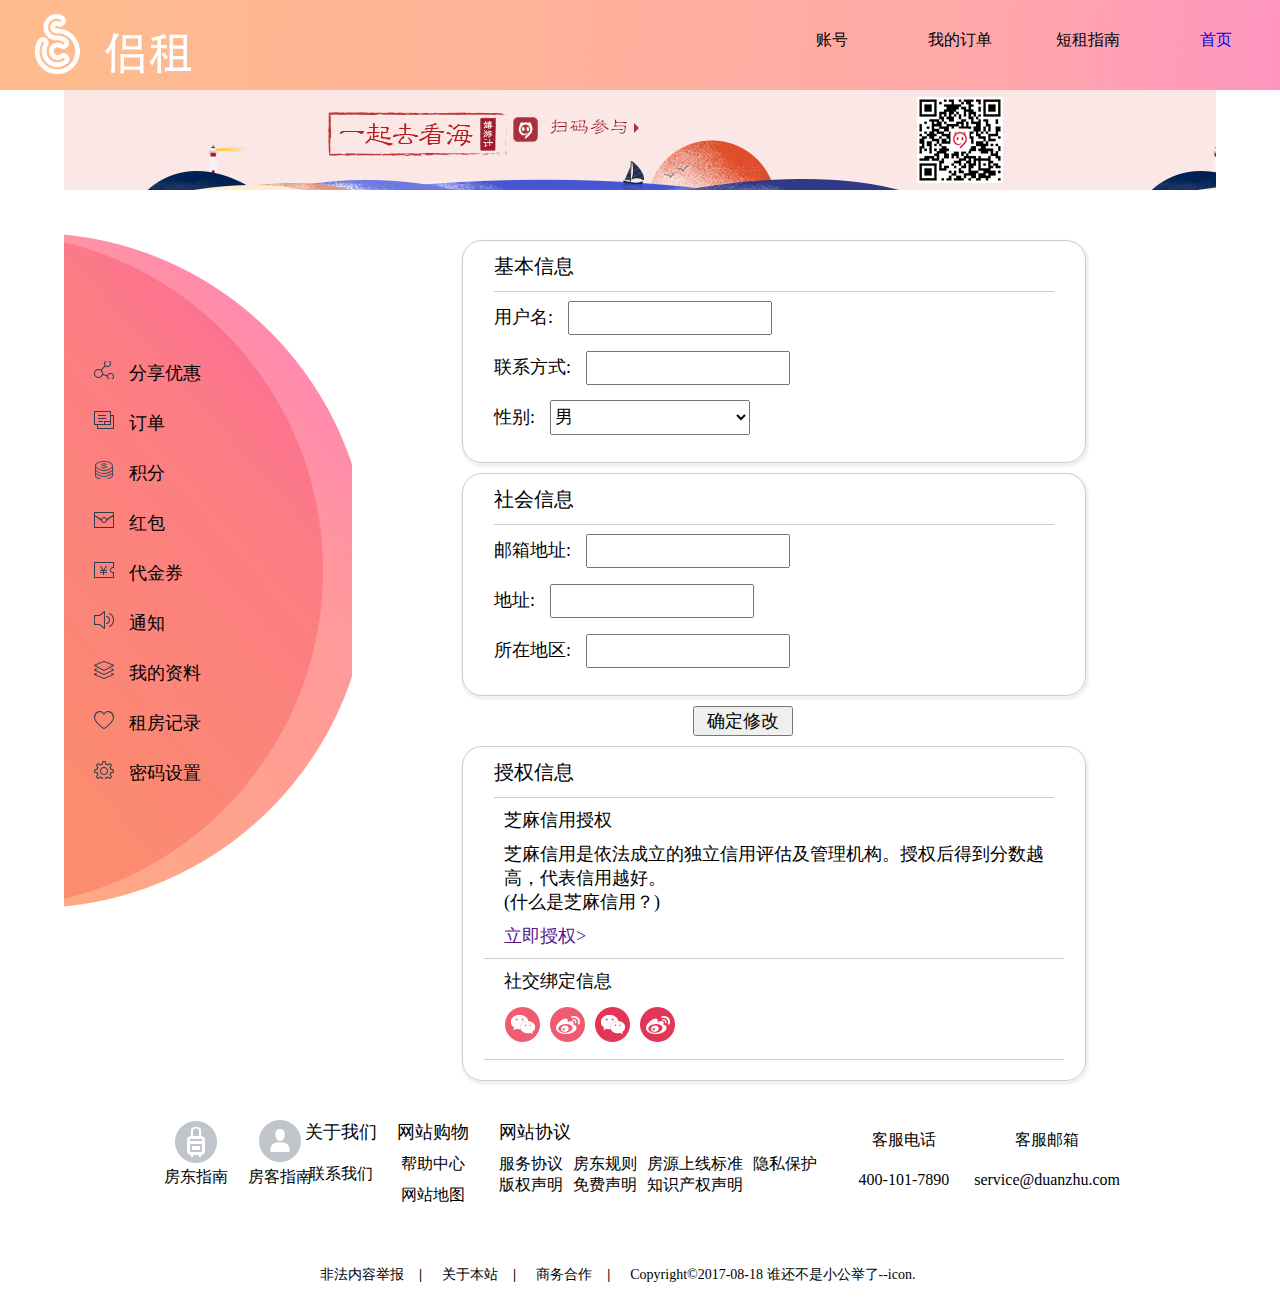
<file: client/fkindex.html>
<!DOCTYPE html>
<html lang="en">
<head>
	<meta charset="UTF-8">
	<title>房客登陆后</title>
	<link rel="stylesheet" href="css/findex.css">
	<link rel="stylesheet" href="components/myData/myData.css">
	<link rel="stylesheet" href="components/myOrder/myOrder.css">
</head>
<body>
	<div class="fmain">
		<div class="fheader">
			<fright></fright>
		</div>
		<div class="fbanner"></div>
		<div class="fcontent">
 
			<fcolumn></fcolumn>
			<!-- <input type="text" v-model="msg"/><br/> -->
       
			<div id="fRcon" >
				<my-data  v-show="$store.state.col.currentView=='myData'"></my-data>
				<my-order v-show="$store.state.col.currentView=='myOrder'"></my-order>
				<my-col   v-show="$store.state.col.currentView=='myCol'"></my-col>
			</div>
		</div> 
		<div class="fFooter">
			<div class="ftcon">
				<ul class="derec">
					<li>
						<img src="images/xlx.png" alt="">
						<p>房东指南</p>
					</li>
					<li>
						<img src="images/per.png" alt="">
						<p>房客指南</p>
					</li>
				</ul>
				<div class="about">
					<div class="one">
						<p>关于我们</p>
						<p>联系我们</p>
					</div>
					<ul class="two">
						<p>网站购物</p>
						<li>帮助中心</li>
						<li>网站地图</li>
					</ul>
					<ul class="three">
						<p>网站协议</p>
						<li>服务协议</li>
						<li>房东规则</li>
						<li>房源上线标准</li>
						<li>隐私保护</li>
						<li>版权声明</li>
						<li>免费声明</li>
						<li>知识产权声明</li>
					</ul>
					<ul class="four">
						<li>
							<p>客服电话</p>
							<p>400-101-7890</p>
						</li>
						<li>
							<p>客服邮箱</p>
							<p>service@duanzhu.com</p>
						</li>
					</ul>
					</div>
			</div>
			<ul class="bottom">
				<li>非法内容举报<strong>|</strong></li>
				<li>关于本站<strong>|</strong></li>
				<li>商务合作<strong>|</strong></li>
				<li>Copyright&copy;2017-08-18 谁还不是小公举了--icon.</li>
			</ul>
		</div>

	</div>
	<template id="fright">
		<div class="fright">
			<ul>
				<li class="fname" v-for="(item,i) in klicons">
					<span v-text='item.name' @click="toggle(i)"></span>
					<ul v-show='item.isShow'>
						<li v-for='sub in item.subMenus' v-text='sub.name'></li>
					</ul>
				</li>
				<li><span><a href="index.html" >首页</a></span></li>
			</ul>
		</div>
	</template>
	<template id="fcolumn">
		<div class="fColumn">
			<br>
			<ul>
			   <li v-for="(item,index) in kcolumn" >
		 	      <img :src="item.imgUrl" alt="">
		   		  <span v-text="item.name" @click='$store.commit("col/toggleTabs",item.view)'></span>
		       </li>
			</ul>
		</div> 
	</template>
	<!-- 我的资料组件 -->
	<template id='myData'>
			<div class="fkinfo">
                <div class="msg" v-for="(item,index) in datas">
	                <span class="bo" v-text="item.name"></span>
	                <ul class="ulmsg">
		                <li v-for='sub in item.subMenus'>
		                    <label  v-text="sub.name+':'" ></label>
		                    <select v-if="sub.type=='select'" :id="sub.name">
		                     	<option v-for="opt in sub.options" :value="opt.value" v-text="opt.name">
		                    </select>
		                    <input v-else type="text">
	                    </li>
	                </ul>
                </div>
                <div id="btn"><input type="button" value="确定修改"></div>
				<div class="msg">
					<span class="bo">授权信息</span>
					<div class="ulmsg msgcom">
						<span>芝麻信用授权</span>
						<p>芝麻信用是依法成立的独立信用评估及管理机构。授权后得到分数越高，代表信用越好。</p>
						 <span>(什么是芝麻信用？)</span>  
						<a href="">立即授权></a>
					</div>
					<div class="ulmsg msgcom">
						<span>社交绑定信息</span>
						<img src="./images/icon.png" alt="">
					</div>
				</div>

			</div>
	</template>
	<!-- 我的订单组件 -->
	<template id='myOrder'>
			<div class="published">
				<div class="titleRoom">我的订单</div>
				<div class="roomPub">
					<div class="roomImg"></div>
					<ul class="roomIfom">
						<li>虹桥火车站/会展中心/九号线地铁九亭站租单间</li>
						<li>地址:上海市松江区</li>
						<li>独立卫生间/1张床/宜住2人</li>
						<li>房东:开心每一天</li>
						<li>价格: ￥564/晚</li>
					</ul>
					<div class="option">
						<p id="cansl" @click="">取消</p>
						<p id="pay">付款</p>
					</div>
				</div>
				<div class="roomPub" v-for="(item,index) in orders">
					<div class="roomImg"></div>
					<ul class="roomIfom">
					   <li v-for="val in item.basement" v-if="val.type!='price'">
					   <span v-text="val.name+':'"></span>
					   <span v-text="val.ordcont"></span>
					   </li>
					   <li v-else :class="val.type">
					   <span v-text="val.name+':'"></span>
					   <span v-text="val.price"></span>
					   </li>
					</ul>
					<div class="option">
						<p id="cansl">取消</p>
						<p id="pay">付款</p>
					</div>
				</div>
			</div>
	</template>
	<!-- 我的收藏 -->
	<template id='myCol'>
		
	</template> 


	<script src='js/vue.js'></script>
	<script src='js/vuex.js'></script>
	<script src='js/vue-resource.js'></script>
	<script>
		Vue.http.options.emulateJSON=false;
		Vue.http.headers.post['Content-Type']='application/json';
	</script>
	
	<script src="components/kstore/url-store.js"></script>
	<script src="components/kstore/myOrder-store.js"></script>
	<script src="components/kstore/col-store.js"></script>
	<script src="components/kstore/store.js"></script>

	<script src="components/fright/fright.js"></script>
	<script src="components/column/column.js"></script>
	<script src="components/myData/myData.js"></script>
	<script src="components/myOrder/myOrder.js"></script>
	<script src="components/myCol/myCol.js"></script>


	<script>
		var vm=new Vue({
			el:'.fmain',
			store:store,
			data:{
                // msg:'Hello Vue!'
            }
			
		});
	</script>
</body>
</html>
</file>
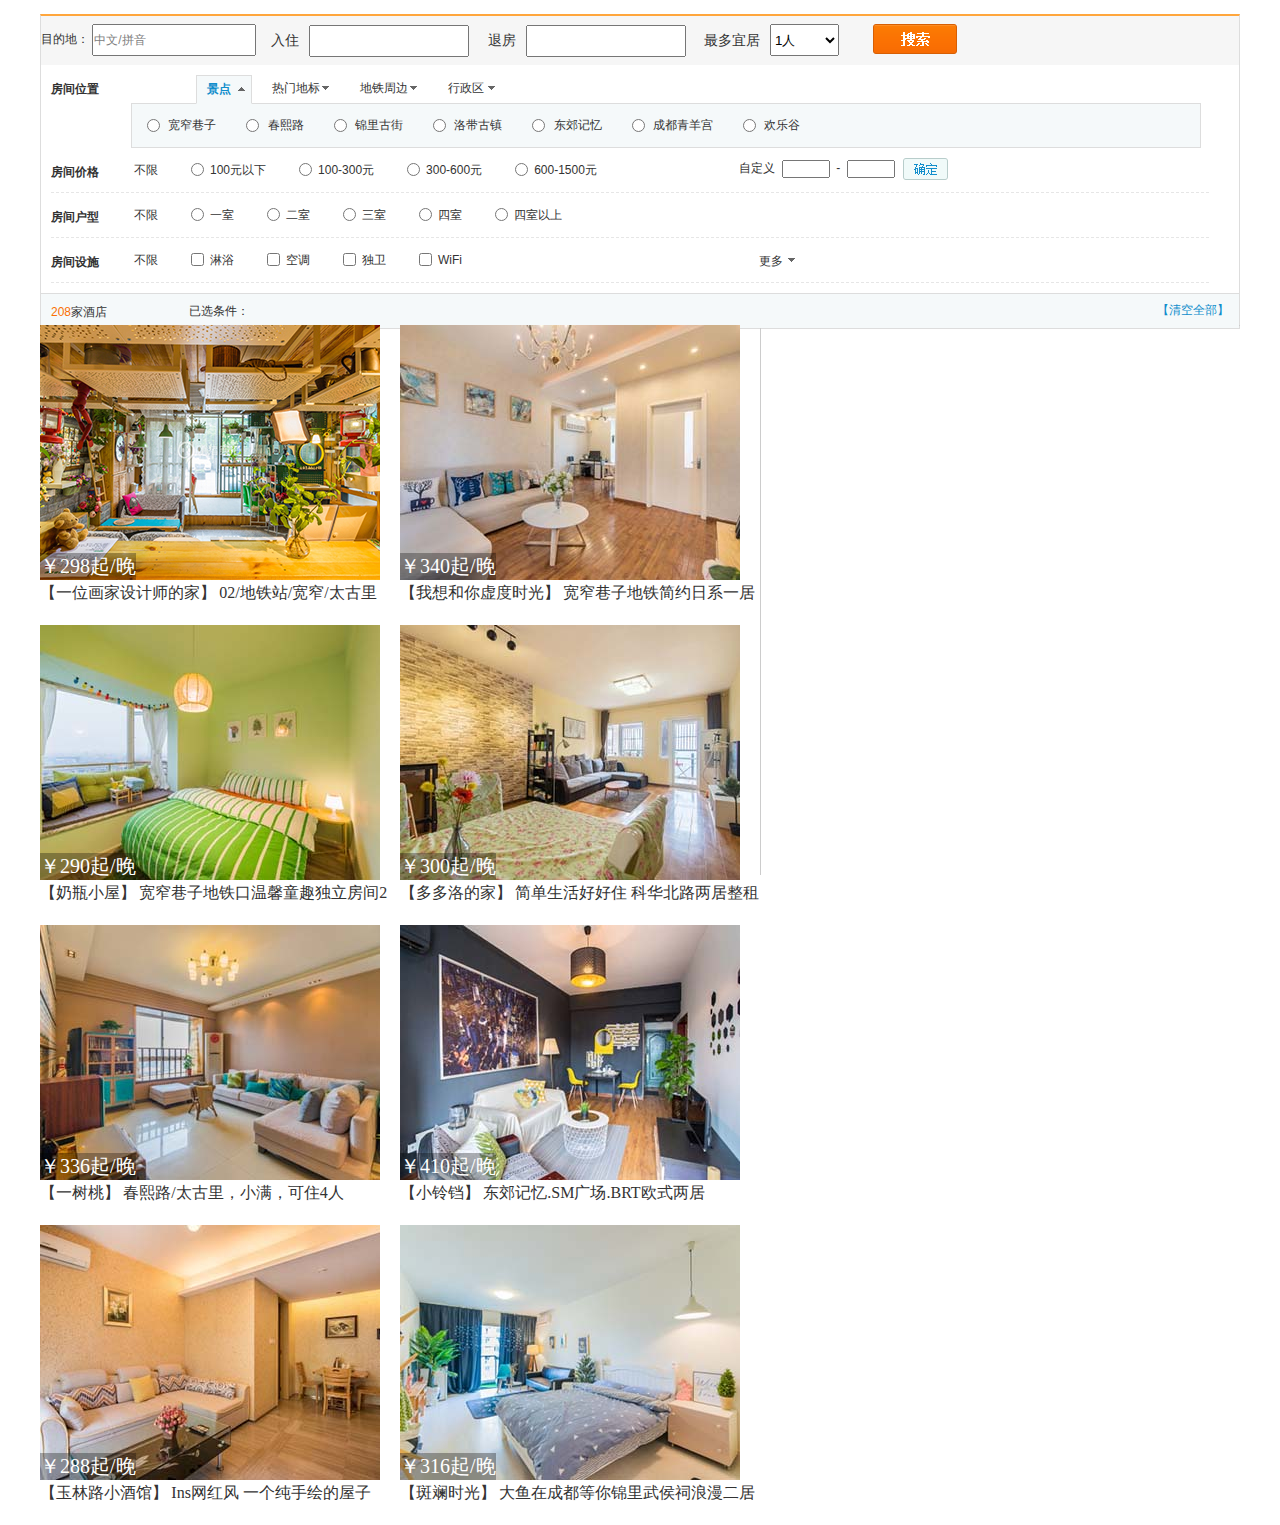
<file: client/fyindex.html>
<!DOCTYPE html PUBLIC "-//W3C//DTD XHTML 1.0 Transitional//EN" "http://www.w3.org/TR/xhtml1/DTD/xhtml1-transitional.dtd">
<html xmlns="http://www.w3.org/1999/xhtml">
<head>
<meta http-equiv="Content-Type" content="text/html; charset=utf-8" />
<meta http-equiv="X-UA-Compatible" content="IE=7" />
<title>Vue-resource</title>
<link rel="stylesheet" type="text/css" href="style/list.css"/>
<link rel="stylesheet" type="text/css" href="style/info.css"/>
<link rel="stylesheet" type="text/css" href="style/manhuaDate.1.0.css"/>
  <link rel="stylesheet" href="footer.css">
<script type="text/javascript" src="js/jquery-1.5.1.js"></script><!--日期控件，JS库版本不能过高否则tab会失效-->
<script type="text/javascript" src="js/datejs.js"></script>
<script type="text/javascript" src="js/ui.tab.js"></script>
<script type="text/javascript">
$(document).ready(function(){
	var tab = new $.fn.tab({
		tabList:"#demo1 .ui-tab-container .ui-tab-list li",
		contentList:"#demo1 .ui-tab-container .ui-tab-content"
	});
	var tab = new $.fn.tab({
		tabList:"#demo1 .ui-tab-container .ui-tab-list2 li",
		contentList:"#demo1 .ui-tab-container .ui-tab-content2"
	});		
});	
</script>
<script type="text/javascript">
$(function (){
	$("input.mh_date").datejs({					       
		Event : "click",//可选				       
		Left : 0,//弹出时间停靠的左边位置
		Top : -16,//弹出时间停靠的顶部边位置
		fuhao : "-",//日期连接符默认为-
		isTime : false,//是否开启时间值默认为false
		beginY : 2010,//年份的开始默认为1949
		endY :2017//年份的结束默认为2049
	});
	
});
</script>
<script type="text/javascript">
               		$(document).ready(function(e) {
                        $("#selectList").find(".more").toggle(function(){
							$(this).addClass("more_bg");
							$(".more-none").show()
                    },function(){
						$(this).removeClass("more_bg");
						$(".more-none").hide()
						});
					});
               </script>
<script type="text/javascript">
    	$(document).ready(function(){
			var taboy_box=$(".lefttable-list");
			taboy_box.children("tbody").find("tr:gt(2)").hide(); 
			$(".leftbox-morea").toggle(function(){
				$(this).parent().prev().find("tr").show();
				$(this).addClass("more-i")
			},function(){
				$(this).removeClass("more-i");
				$(this).parent().prev().children("tbody").find("tr:gt(2)").hide(); 
			}
			);
		});
    </script>
</head>

<body>
<br>
<div id="app">
    <div class="w1200">
      <div class="list-screen">
        <div class="screen-top" style="position:relative;">
          <div class="place">
            目的地：
            <input type="text" value="" size="15" id="homecity_name" name="homecity_name" mod="address|notice" mod_address_source="hotel" mod_address_suggest="@Beijing|北京|53@Shanghai|上海|321@Shenzhen|深圳|91@Guangzhou|广州|80@Qingdao|青岛|292@Chengdu|成都|324@Hangzhou|杭州|383@Wuhan|武汉|192@Tianjin|天津|343@Dalian|大连|248@Xiamen|厦门|61@Chongqing|重庆|394@" mod_address_reference="cityid" mod_notice_tip="中文/拼音" />
            <input id="cityid" name="cityid" type="hidden" value="{$cityid}" /></div>
            <span>入住<input type="text" class="mh_date" readonly="true" /></span>
            <span>退房<input type="text" class="mh_date" readonly="true" /></span>
            <span>最多宜居<select name="biggest" id="large">
                <option value="">1人</option>
                <option value="">2人</option>
                <option value="">3人</option>
                <option value="">4人</option>
                <option value="">4人以上</option>
            </select></span>
            <!-- <span>酒店名称<input type="text" class="ju-name" /></span> -->
            <a href="#" id="submit-btn"/>搜索</a>
        </div>
        <div style="padding:10px 30px 10px 10px;"><div class="screen-address">
          <div class="list-tab">
            <div id="demo1" class="clearfix">
              <div class="jiud-name">房间位置</div>
              <div class="ui-tab-container">
                <ul class="clearfix ui-tab-list">
                  <li class="ui-tab-active">景点</li>
                  <li>热门地标</li>
                  <li>地铁周边</li>
                  <li>行政区</li>
                </ul>
                <div class="ui-tab-bd">
                  <div class="ui-tab-content clearfix">
                    <p>
                      <label>
                        <input name="tabrad1" type="radio" value="" />
                        宽窄巷子</label></p>
                    <p>
                      <label>
                        <input name="tabrad1" type="radio" value="" />
                        春熙路</label>
                    </p>
                    <p>
                      <label>
                        <input name="tabrad1" type="radio" value="" />
                       锦里古街</label>
                    </p>
                    <p>
                      <label>
                        <input name="tabrad1" type="radio" value="" />
                       洛带古镇</label>
                    </p>
                    <p>
                      <label>
                        <input name="tabrad1" type="radio" value="" />
                       东郊记忆</label>
                    </p>
                    <p>
                      <label>
                        <input name="tabrad1" type="radio" value="" />
                       成都青羊宫</label>
                    </p>
                    <p>
                      <label>
                        <input name="tabrad1" type="radio" value="" />
                       欢乐谷</label>
                    </p>
                  </div>
                  <div class="ui-tab-content clearfix" style="display:none"> 
                    <p>
                      <label>
                        <input name="tabrad1" type="radio" value="" />
                        春熙路</label>
                    </p>
                    <p>
                      <label>
                        <input name="tabrad1" type="radio" value="" />
                        玉林</label>
                    </p>
                    <p>
                      <label>
                        <input name="tabrad1" type="radio" value="" />
                        红星路</label>
                    </p>
                    <p>
                      <label>
                        <input name="tabrad1" type="radio" value="" />
                        建设路</label>
                    </p>
                    <p>
                      <label>
                        <input name="tabrad1" type="radio" value="" />
                        高升桥</label>
                    </p>
                    <p>
                      <label>
                        <input name="tabrad1" type="radio" value="" />
                        万年场</label>
                    </p>
                    <p>
                      <label>
                        <input name="tabrad1" type="radio" value="" />
                        科华北路</label>
                    </p>
                  </div>
                  <div class="ui-tab-content clearfix" style="display:none">
                    <p>
                      <label>
                        <input name="tabrad1" type="radio" value="" />
                        一号线</label>
                    </p>
                    <p>
                      <label>
                        <input name="tabrad1" type="radio" value="" />
                        二号线</label>
                    </p>
                    <p>
                      <label>
                        <input name="tabrad1" type="radio" value="" />
                        三号线</label>
                    </p>
                    <p>
                      <label>
                        <input name="tabrad1" type="radio" value="" />
                        四号线</label>
                    </p>
                  </div>
                  <div class="ui-tab-content clearfix" style="display:none">
                    <p>
                      <input name="tabrad1" type="radio" value="" />
                      锦江区</p>
                    <p>
                      <input name="tabrad1" type="radio" value="" />
                      青羊区</p>
                    <p>
                      <input name="tabrad1" type="radio" value="" />
                      金牛区</p>
                    <p>
                      <input name="tabrad1" type="radio" value="" />
                      武侯区</p>
                    <p>
                      <input name="tabrad1" type="radio" value="" />
                      成华区</p>
                    <p>
                      <input name="tabrad1" type="radio" value="" />
                      龙泉驿区</p>
                    <p>
                      <input name="tabrad1" type="radio" value="" />
                      青白江区</p>
                  </div>
                </div>
              </div>
            </div>
          </div>
        </div>
        <div class="screen-term">
          <div class="selectNumberScreen">
            <div id="selectList" class="screenBox screenBackground">
              <dl class="listIndex" attr="价格范围">
                <dt>房间价格</dt>
                <dd>
                  <label><a href="javascript:;" values2="" values1="" attrval="不限">不限</a></label>
                  <label>
                    <input name="radio2" type="radio" value="" />
                    <a href="javascript:;" values2="99" values1="1" attrval="1-99">100元以下</a></label>
                  <label>
                    <input name="radio2" type="radio" value="" />
                    <a href="javascript:;" values2="300" values1="100" attrval="100-300">100-300元 </a></label>
                  <label>
                    <input name="radio2" type="radio" value="" />
                    <a href="javascript:;" values2="600" values1="300" attrval="300-600">300-600元</a></label>
                  <label>
                    <input name="radio2" type="radio" value="" />
                    <a href="javascript:;" values2="1500" values1="600" attrval="5000以上">600-1500元</a></label>
                  <div class="custom"><span>自定义</span>&nbsp;
                    <input name="" type="text" id="custext1"/>
                    &nbsp;-&nbsp;
                    <input name="" type="text" id="custext2"/>
                    <input name="" type="button" id="cusbtn"/>
                  </div>
                </dd>
              </dl>
              <dl class=" listIndex" attr="terminal_os_s">
                <dt>房间户型</dt>
                <dd>
                  <label><a href="javascript:;" values2="" values1="" attrval="不限">不限</a> </label>
                  <label>
                    <input name="radio2" type="radio" value="" autocomplete="off"/>
                    <a href="javascript:;" values2="" values1="" attrval="android"> 一室</a> </label>
                  <label>
                    <input name="radio2" type="radio" value="" autocomplete="off"/>
                    <a href="javascript:;" values2="" values1="" attrval="symbian">二室</a></label>
                  <label>
                    <input name="radio2" type="radio" value="" autocomplete="off"/>
                    <a href="javascript:;" values2="" values1="" attrval="百度易平台">三室</a></label>
                  <label>
                    <input name="radio2" type="radio" value="" autocomplete="off"/>
                    <a href="javascript:;" values2="" values1="" attrval="">四室</a></label>
                  <label>  
                    <input name="radio2" type="radio" value="" autocomplete="off"/>
                    <a href="javascript:;" values2="" values1="" attrval="">四室以上</a></label>
                </dd>
              </dl>
              <dl class="listIndex" attr="terminal_brand_s">
                <dt>房间设施</dt>
                <dd data-more=true>
                  <label><a href="javascript:;" values2="" values1="" attrval="不限">不限</a></label>
                  <label>
                    <input name="checkbox2" type="checkbox" value="" autocomplete="off"/>
                    <a href="javascript:;" values2="" values1="" attrval="小米">淋浴</a></label>
                  <label>
                    <input name="checkbox2" type="checkbox" value="" autocomplete="off"/>
                    <a href="javascript:;" values2="" values1="" attrval="华为">空调</a> </label>
                  <label>
                    <input name="checkbox2" type="checkbox" value="" autocomplete="off"/>
                    <a href="javascript:;" values2="" values1="" attrval="lenovo">独卫</a> </label>
                  <label>
                    <input name="checkbox2" type="checkbox" value="" autocomplete="off"/>
                    <a href="javascript:;" values2="" values1="" attrval="zte中兴">WiFi</a></label>
                    <span class="more"><em class="open"></em>更多</span>
                   </dd> 
              </dl>
              <dl class="listIndex more-none" attr="terminal_brand_s"  style="display:none;border:none">
                <dt style='visibility:hidden'>房间设施</dt>
                <dd >
                  <label style='visibility:hidden'><a href="javascript:;" values2="" values1="" attrval="不限">不限</a></label>
                  <form action="" method="get"> 
                      <label><input name="checkbox2" type="checkbox" value="" /><a href="javascript:;" values2="" values1="" attrval="华为">电视</a></label>
                      <label><input name="checkbox2" type="checkbox" value="" /><a href="javascript:;" values2="" values1="" attrval="华为">允许做饭</a> </label> 
                      <label><input name="checkbox2" type="checkbox" value="" /><a href="javascript:;" values2="" values1="" attrval="华为">暖气</a> </label>  
                    </form> 
              </dl>
            </div>
          </div>   
        </div>

        </div>
        
        <div class="hasBeenSelected clearfix"><span id="time-num"><font>208</font>家酒店</span>
              <div style="float:right;" class="eliminateCriteria">【清空全部】 </div>
              <dl>
                <dt>已选条件：</dt>
                <dd style="DISPLAY: none" class=clearDd>
                  <div class=clearList></div>
              </dl>
            </div>
          <script type="text/javascript" src="js/shaixuan.js"></script> 
      </div>
    </div>
    <div class="left">
        <info></info>
    </div>
    <div id="right">
        <div>
            <iframe src="map.html" width="480" height="550" frameborder="0" scrolling="no" data-0="position:static;" data-top-top="position:fixed;top:0;" data-edge-strategy="set"></iframe>
        </div>
    </div>
</div>
    <div id="jsContainer" class="jsContainer" style="height:0">
      <div id="tuna_alert" style="display:none;position:absolute;z-index:999;overflow:hidden;"></div>
      <div id="tuna_jmpinfo" style="visibility:hidden;position:absolute;z-index:120;"></div>
    </div>
    <script type="text/javascript" src="js/fixdiv.js"></script>
    <script type="text/javascript" src="js/address.js"></script>
</div>


    <template id="info">
        <ul class="view" >
          <li v-for="item in items">
           <a href="goods detial.html"><img :src="item.imgUrl" alt="" /></a>
            <span class="num" v-text="'￥'+item.price+'起/晚'"></span>
            <span class="title" v-text='item.title'></span> 
            <span class="title" v-text="item.desc"></span>
          </li>
        </ul>
    </template>

  <!-- Vuex数据仓库引入 -->
  <!-- <script src='store/info-store.js'></script> -->
  <!-- vue全家桶引入 -->
  <script src='js/vue.js'></script>
  <script src='js/vuex.js'></script>
  <script src='js/vue-resource.js'></script>
  <script>
    Vue.http.options.emulateJSON=false;
    Vue.http.headers.post['Content-Type']='application/json';
  </script>
  <script src='js/info.js'></script>
  <script>
    var vm=new Vue({
      el:'.left'
      // store:store
    });
  </script>
  <script type="text/javascript">
    window.onload = function() {
        skrollr.init({
            forceHeight: false
        });
    }
  </script>
  <script type="text/javascript" src="skrollr.min.js"></script>
</body>
</html>
</file>
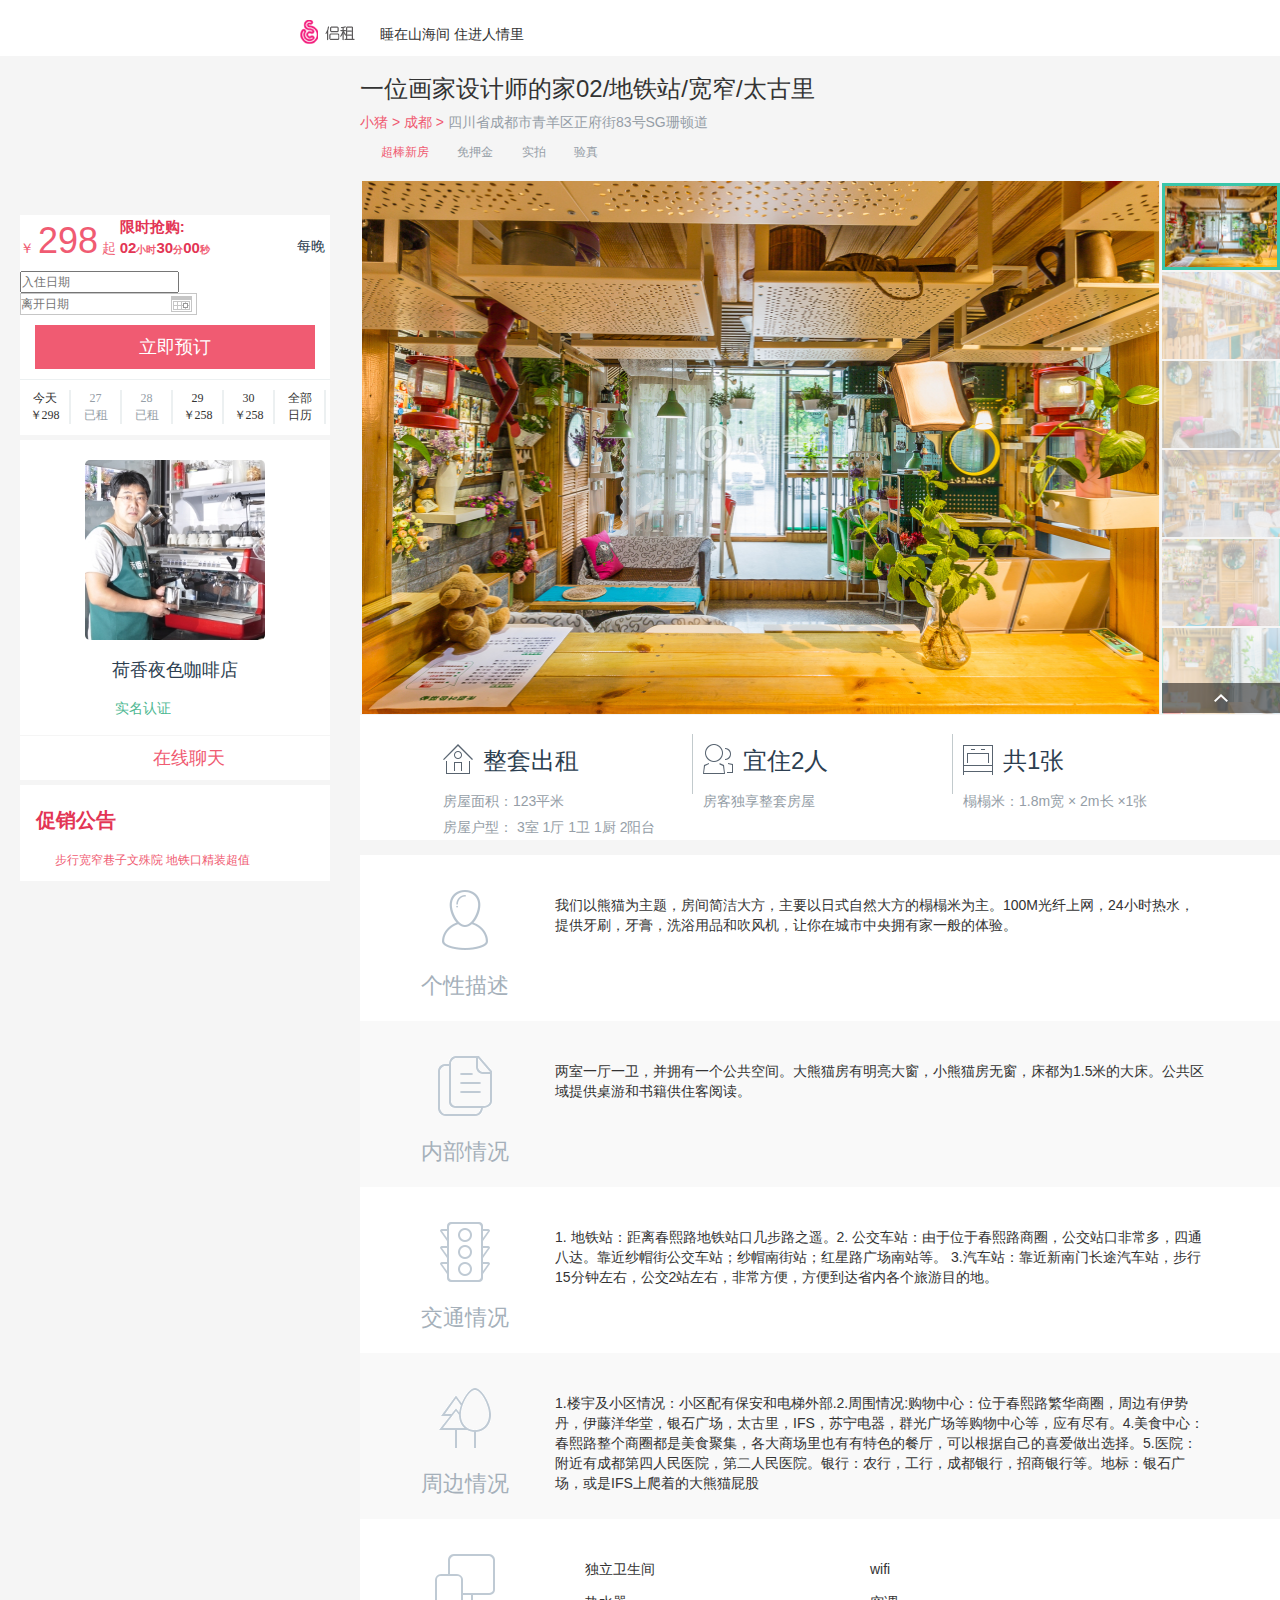
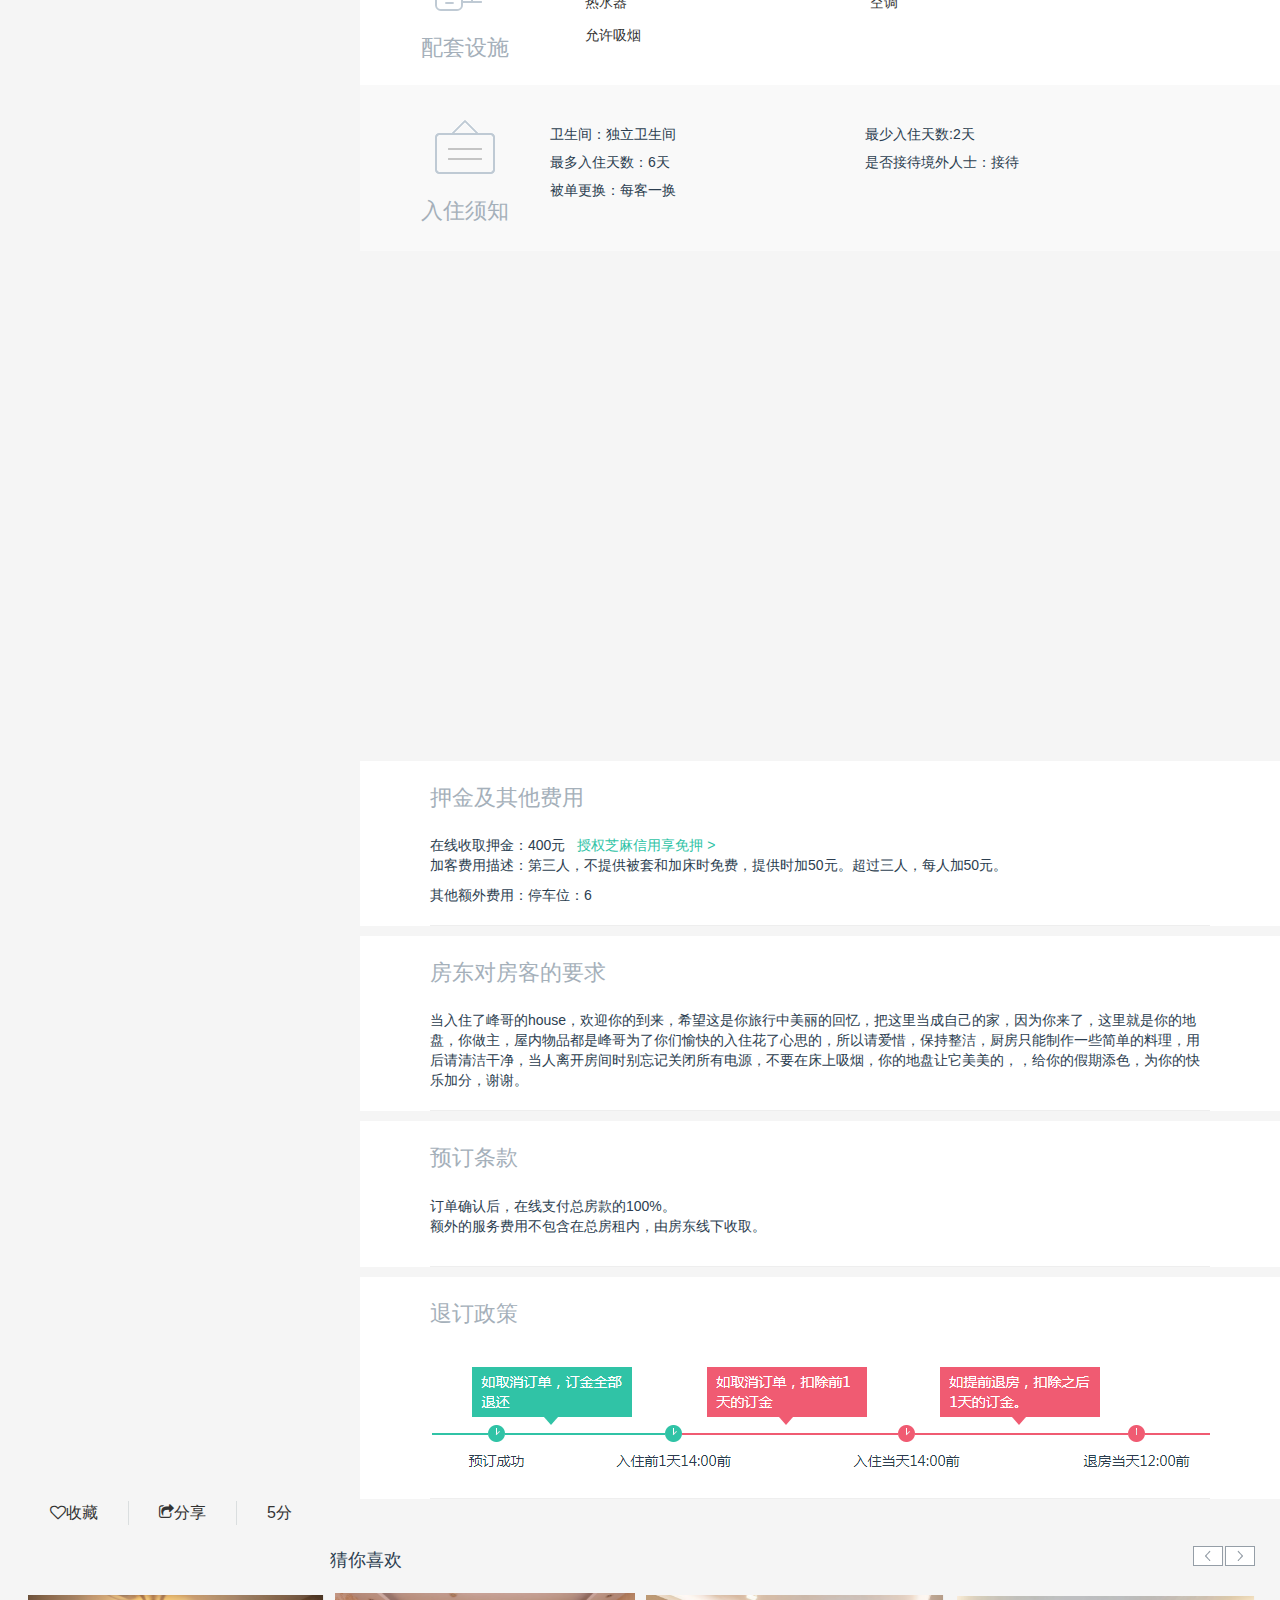
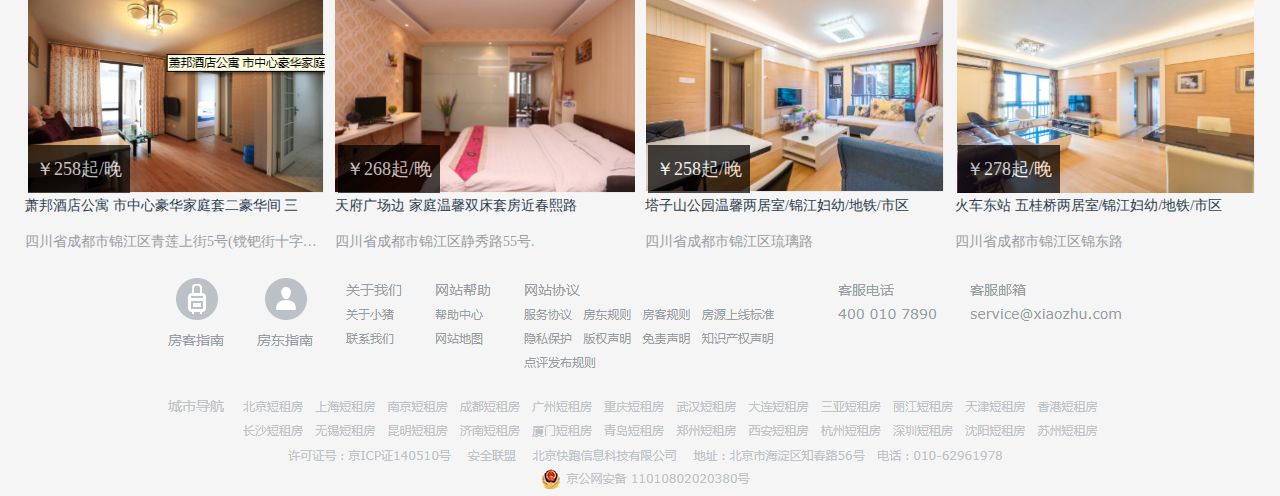
<file: client/goods detial.html>
<!DOCTYPE html>
<html lang="en">
<head>
	<meta charset="UTF-8">
	<title>商品详情页面</title>
	<link rel="stylesheet" href="css/bootstrap.min.css">
	<link rel="stylesheet" href="Font-Awesome-3.2.1/css/font-awesome.min.css">
	<link rel="stylesheet" href="css/goods detial.css">
	<link rel="stylesheet" href="components/headerOne/headerOne.css">
	<link rel="stylesheet" href="components/banner/banner.css">
	<link rel="stylesheet" href="components/ad/ad.css">
	
	<link rel="stylesheet" href="components/time/time.css">
	<link rel="stylesheet" href="components/clearfix/clearfix.css">
	<link rel="stylesheet" href="components/pricepart/pricepart.css">
	<link rel="stylesheet" href="components/order/order.css">
	<link rel="stylesheet" href="components/ownerinformation/ownerinformation.css">
	<link rel="stylesheet" href="components/introducePart/introducePart.css">
	<link rel="stylesheet" href="components/otherRoomPart/otherRoomPart.css">
	<link rel="stylesheet" href="components/photoinfo/photoinfo.css">
	
	<!-- <script type="text/javascript"  src="js/util.js"></script> -->
		<!-- <script src='components/headerOne/headerOne.js'></script> -->
	<script type="text/javascript"  src="js/jquery.min.js"></script>
	<script type="text/javascript"  src="components/ad/ad.js"></script>
	<script src="laydate/laydate.js"></script>
	


<body>
	<div id="app">
		<div class="headerOne" id="nav" data-0="position:static;display:none" data-125="position:fixed;top:0;display:block" data-edge-strategy="set" style="background-color:#243545;z-index:9999;width:100%;height:56px;">
			<div class="menuLeft">
				<a href="" class="logo">logo</a>
				<ul class="typeList">
					<li><a href="#left">实拍照片</a></li>
					<li><a href="#introducepart">详细介绍</a></li>
					<li><a href="#map">地图位置</a></li>
					<li><a href="#rulesPart">预订须知</a></li>
					<li><a href="#otherroompart">猜你喜欢</a></li>
				</ul>
			</div>
		</div>
		<div style="padding:1em;" data-0="display:none;" data-top-top="display:block;" data-anchor-target="#nav" data-edge-strategy="set">&nbsp;</div>
		<div class="header">
			<div class="detail_head clearfix" >
				<div class="logo"><a href="index.html" class="xz.logo_detail"></a></div>
				<div class="adv">睡在山海间 住进人情里</div>
				<ul class="nav_R nav_commen">
					<li><a href="register.html">注册</a></li>
					<li>|</li>
					<li><a href="index.html">登录</a></li>
					<li>|</li>
					<li><a href="fbindex.html" class="btn_free show-register-box">免费发布房源</a></li>
				</ul>
			</div>

		</div>
		<div class="content">
			
				<div class="left" id="left">
					<photoinfo :likepart='likepart'></photoinfo>
					<banner></banner>
					<introducepart :information="information"></introducepart>
				</div>
				<div class="right" >
					<clearfix></clearfix>
					<div class="rightbg" id="rightbg" data-0="position:absolute;top:215px" data-56="position:fixed;top:68px;" data-2550="position:absolute" data-edge-strategy="set" style="z-index:999;" >
						<pricepart :information="information"></pricepart>
						<!-- <chentime></chentime> -->
						<laydateo></laydateo>
						<order></order>
						<owner :owner='owner'></owner>
						<div class="note">
						  	<h3>促销公告</h3>
						  	<div class="notelist">
							    <ul>
								    <li><a href="#" target="_blank">步行宽窄巷子文殊院 地铁口精装超值大两居</a></li>
								    <li><a href="#" target="_blank" class="red">近宽窄巷子临地铁165平方米3卧6-9人套房</a></li>
								    <li><a href="#" target="_blank">春熙路优质双床套房</a></li>
								    <li><a href="#" target="_blank" class="red">紧靠春熙路地铁站出口 早安熊猫民宿</a></li>
							    </ul>
						 	</div>
						</div>

					</div>
					<div style="padding:1em;" data-0="display:none;" data-top-top="display:block;" data-anchor-target="#rightbg" data-edge-strategy="set">&nbsp;</div>
				</div>
				
			<otherroompart :likepart='likepart'></otherroompart>
		</div>
		
		<div class="footer"><div class="footerbg"></div></div>
		<!-- <alert></alert> -->
	</div>
	<!-- vue所有组件模板引入 -->
	<!-- pho_info -->
	<template id="photoinfo">
	 	<div class="pho_info">
	 		<h4>一位画家设计师的家02/地铁站/宽窄/太古里</h4>
		 	<div class="wrapTop">
		 		<div class="col_pink">
		 			<a href="index.html">小猪  ></a>
		 			<a href="fyindex.html">成都  >  </a>
		 			<span class="pr5">四川省成都市青羊区正府街83号SG珊顿道</span>
		 		</div> 
		 	</div>
		 	<div class="labels">
		 		<span><em class="xinshang_ico"></em>超棒新房</span>
		 		<span><em class='mianyajin_ico'></em>免押金</span>
		 		<span><em class='shipai_ico'></em>实拍</span>
		 		<span ><em class="yanzhen_ico"></em>验真</span>
		 	</div>
	 	</div>
	</template>
	<!-- banner -->
	<template id="ChenBanner">
		<div id="Chen-wrapLeft">
			<div class="img-container">
				<div v-for="(item,index) in ChenImgUrlOne"  :class='{ChenShow:index+1==curIndex}' >
					<img :src='ChenImgUrlOne[index]'>
				</div>
			</div>
			<div class="Chen-thumbnail">
				<div class="photoShow">
					<span class="Chen-pre" @click="preChange()"></span>
					<span class="Chen-next" @click="nextChange()"></span>
					<!-- <span v-for='(item,index) in ChenImgUrl.length' :class='{ChenActive:index+1==curIndex}' :key='curIndex' @click='smallpicChange(curIndex)'></span> -->
					<ul class="smallpic">
						<li v-for='(item,index) in ChenImgUrl' @click="curIndex=index+1" 
						>
							<img :src='ChenImgUrl[index]' :class='{ChenActive:index+1==curIndex}'>
						</li>
					</ul>
				</div>
			</div>
		</div>
	</template>
	
	
	<!-- time -->
	<template id="chentime">
		<div class="description" id="limit_time" v-html='msgTime'>
	</template>
	<!-- clearfix -->
	<template id="clearfix">
		<div class="righttop">
			<ul class="collection">
				<li><i class="icon-heart-empty"></i>收藏</li>
				<li><i class="icon-share"></i>分享</li>
				<li>5分</li>
				<!-- <li v-for='item in items' :class={"icon-heart-empty":item=="收藏","icon-share":item=="分享",}>
				</li> -->
			</ul>
		</div>
	</template>
	<!-- pricepart -->
	<template id="pricepart">
		<div class="pricepart">
			<div class="day_l">￥
				<span v-text='information.ruleItem.rule_day'></span>  起
			</div>
			<chentime></chentime>
			<div class="day_r">每晚</div>
		</div>
	</template>
	<!-- laydata -->
	<template id="laydateo">
		<div style="margin:10px 0px;">
   			<input onclick="laydate()" placeholder="入住日期">
   			<input class="laydate-icon" id="demo" onclick="laydate()" placeholder="离开日期">
		</div>
	</template>
	<!-- order -->
	<template id="order">
		<div class="order">
			<div class="reserve">
					<a href="#">立即预订</a>
			</div>
			<div class="datebg">
				<!-- <span>今天<br>￥298</span> -->
				<ul class="cal_box">
					<li>今天<br>￥298</li>
					<li class="endRent">27<br>已租</li>
					<li class="endRent">28<br>已租</li>
					<li>29<br>￥258</li>
					<li>30<br>￥258</li>
					<li>全部<br>日历</li>
				</ul>
			</div>
		</div>
	</template>
	<!-- owner -->
	<template id="owner">
		<div class="ownerMsg">
			<div class="ownerPic">
				<img :src='owner.ChenImgUrlThree' alt="">
			</div>
			<div class="ownerName">
				<h6>
					<a href="#" class="lorderName" v-text='owner.title'></a>
					<span class="lorder_boy"></span>
				</h6>
				<p class="col_green">
					<span>实名认证</span>
					<span class="zm_icon" v-text='owner.number'></span>
				</p>
			</div>
			<div class="onlineChat">
				<span></span>
				<a href="#">在线聊天</a>
			</div>
		</div>
	</template>
	<!-- introducePart -->
	<template id="introducepart">
		<div class="introducePart" id="introducepart" >
			<ul class="house_info" >
	            <li class="border_none">
                <h6 class="h_ico1" v-text='information.hinfoItem.info_hire'></h6>
                <p >
                	<span>房屋面积：<span v-text='information.hinfoItem.info_area'></span></span><br/>
                	<span>房屋户型：
                		<span v-text='information.hinfoItem.scale.s'></span>室
                		<span v-text='information.hinfoItem.scale.t'></span>厅
                		<span v-text='information.hinfoItem.scale.w'></span>卫
                		<span v-text='information.hinfoItem.scale.c'></span>厨
                		<span v-text='information.hinfoItem.scale.yt'></span>阳台
                	</span> 
                </p>
	             </li>
	             <li>
	                <h6 class="h_ico2">宜住<span v-text='information.hinfoItem.info_people'></span></h6>
	                <p v-if="information.hinfoItem.info_yorn=='是'">房客独享整套房屋</p>
	                <p v-else>与房东共居一套房屋内</p>
	            </li>
	            <li>
	                <h6 class="h_ico3" >共<span v-text='information.hinfoItem.info_beds'></span></h6>
	                <p>榻榻米：1.8m宽 × 2m长 ×1张<br/></p>
	            </li>
         	</ul>
        	<!-- 个性描述 -->
        	<div class="box_white clearfix detail_intro_item" hideheight="135" showheight="120" >
            <div class="info_l">
                <span class="info_ico1"></span>
                <p>个性描述</p>
            </div>
            <div class="info_r">
                <div class=" intro_item_content">
                    <p v-text='information.desItem.des_desc'></p>
                </div>
                <div class="open" style="display:none;">查看全部<span></span></div>
                <div class="stop" style="display:none;">收起<span></span></div>
            </div>
        </div>
        <!-- 内部情况 -->
        <div class="box_gray clearfix detail_intro_item" hideheight="135" showheight="120" >
            <div class="info_l">
                <span class="info_ico2"></span>
                <p>内部情况</p>
            </div>
            <div class="info_r">
            <div class=" intro_item_content">
                 <p v-text='information.desItem.des_in'></p>
             </div>
            <div class="open" style="display:none;">查看全部<span></span></div>
                <div class="stop" style="display:none;">收起<span></span></div>
                </div>
        </div>
        <!-- 交通情况 -->
        <div class="box_white clearfix detail_intro_item" hideheight="135" showheight="120" >
            <div class="info_l">
                <span class="info_ico3"></span>
                <p>交通情况</p>
            </div>
            <div class="info_r">
                <div class=" intro_item_content">
                    <p v-text='information.desItem.des_trans'></p>
                </div>
                <div class="open" style="display:none;">查看全部<span></span></div>
                <div class="stop" style="display:none;">收起<span></span></div>
            </div>
        </div>
        <!-- 周边情况 -->
        <div class=" box_gray  clearfix detail_intro_item" hideheight="135" showheight="120" >
            <div class="info_l">
                <span class="info_ico4"></span>
                <p>周边情况</p>
            </div>
            <div class="info_r">
                <div class=" intro_item_content">
                    <p v-text='information.desItem.des_around'></p>
                </div>
                    <div class="open" style="display:none;">查看全部<span></span></div>
                    <div class="stop" style="display:none;">收起<span></span></div>
            </div>
        </div>
        <!-- 配套设施 -->
        <div class="box_white clearfix detail_intro_item" hideheight="134" showheight="130" >
            <div class="info_l">
                <span class="info_ico5"></span>
                <p>配套设施</p>
            </div>
            <div class="info_r">
                <div class="intro_item_content">
                    <ul class="pt_list clearfix">
                        <li v-for='(tolit,index) in information.facItem.fac_tolit'>
                        	<span v-text='information.facItem.fac_tolit[index]'></span>
                        </li>
                        <li v-for='(elec,index) in information.facItem.fac_elec'>
                        	<span v-text='information.facItem.fac_elec[index]'></span>
                        </li>
                        <li v-for='(ss,index) in information.facItem.fac_ss'>
                        	<span v-text='information.facItem.fac_ss[index]'></span>
                        </li>
                        <li v-for='(require,index) in information.facItem.fac_require'>
                        	<span v-text='information.facItem.fac_require[index]'></span>
                        </li>
                    </ul>
                </div>
                <div class="open" style="display:none;">查看全部<span></span></div>
                <div class="stop" style="display:none;">收起<span></span></div>
            </div>
        </div>
        <!-- 入住须知 -->
        <div class="box_gray clearfix detail_intro_item" hideheight="135" showheight="120" >
            <div class="info_l">
                <span class="info_ico6"></span>
                <p>入住须知</p>
            </div>
            <div class="info_r">
                <div class="info_text_mid">
                    <ul class="check_con clearfix">
                        <li>卫生间：<span v-text='information.hinfoItem.info_wc'></span></li>
                        <li>最少入住天数:<span v-text='information.ruleItem.rule_least'></span></li>
                        <li>最多入住天数：<span v-text='information.ruleItem.rule_most'></span></li>
                        <li>是否接待境外人士：<span v-text='information.ruleItem.rule_yorn'></span></li>
                        <li>被单更换：<span v-text='information.hinfoItem.info_change'></span></li>
                    </ul>
                </div>
            </div>
        </div>
        
        <!-- 地图 -->
        <div class="map" id="map">
	        	<iframe src="map2.html" frameborder="0" scrolling="no"></iframe>
	    </div>
        <!-- 押金及其他费用    -->
        <div class="bg_box" id="rulesPart">
            <div class="clause_box">
                <h5>押金及其他费用</h5>
                <p>在线收取押金：<span v-text='information.ruleItem.rule_money'></span>                                                          <a href="http://www.xiaozhu.com/yunying/AlipayTrust"><span class="zhima_deposit_noico">授权芝麻信用享免押 ></span></a>
                    <br/>
                    加客费用描述：第三人，不提供被套和加床时免费，提供时加50元。超过三人，每人加50元。<br /></p>
                <div class="clearfix">
                    其他额外费用：<span v-text='information.ruleItem.rule_extra'></span>
                </div>
            </div>
        </div>
        <!-- 房东对房客的要求 -->
        <div class="bg_box" id="other">
            <div class="clause_box">
                <h5>房东对房客的要求</h5>
                <div v-text='information.ruleItem.rule_other'>
                    
                </div>
            </div>
        </div>
        <!-- 预订条款 -->
        <div class="bg_box" id="rules">
            <div class="clause_box">
                <h5>预订条款</h5>
                <p>订单确认后，在线支付总房款的100%。<br/>额外的服务费用不包含在总房租内，由房东线下收取。<br/>
                </p>
            </div>
        </div>
        <!--  退订政策-->
        <div class="bg_box" id="rules">
	        <div class="clause_box border_none1">
	            <h5>退订政策</h5>
	            <div class="order_h">

	            </div>
		    </div>
		</div>
		</div>
	</template>
	<!-- 猜你喜欢 -->
	<template id="otherroompart">
		<div class="wrap" id="otherroompart">
			<div class="wrapLike">
				<div class="show_top">
					<h4>猜你喜欢</h4>
					<div class="show_top_r">
						<a href="#" class="prev_btn"  onclick="return false"  @click="prevBtnChange()"></a>
						<a href="#" class="next_btn" onclick="return false" @click="nextBtnChange()"></a>
					</div>
				</div>
				<div class="scroll_pic">
					<ul class="clearfix" id="otherRoomUrl">
						<li v-for='(pic,index) in 4'>
							<a href="#">
								<div class="piclike">
									<img :src='likepart.ChenImglike[curPic][index]' >
									<div class="pictext">
										<div class="result_price" v-text='likepart.rule_day[curPic][index]'>
										</div>
									</div>
								</div>
								<p v-text="likepart.des_title[curPic][index]"></p>
								<p class="col_gray" v-text="likepart.info_address[curPic][index]"></p>
							</a>
						</li>
					</ul>
				</div>
			</div>
		</div>
	</template>





	<!-- vue全家桶引入 -->
	<script src='js/vue.js'></script>
	<script src='js/vuex.js'></script>
	<script src='js/vue-resource.js'></script>
	<script>
		Vue.http.options.emulateJSON=false;
		Vue.http.headers.post['Content-Type']='application/json';
	</script>
	<!-- Vuex数据仓库引入 -->
	<script src='store/cstore.js'></script>
	<!-- vue组件相关js引入 -->
	<!-- <script src='components/headerOne/headerOne.js'></script> -->
	<script src='js/skrollr.min.js'></script>
	<script src='components/banner/banner.js'></script>
	<script src='components/time/time.js'></script>
	<script src='components/clearfix/clearfix.js'></script>
	<script src='components/pricepart/pricepart.js'></script>
	<script src='components/laydate/laydateme.js'></script>
	<script src='components/order/order.js'></script>
	<script src='components/ownerinformation/ownerinformation.js'></script>
	<script src='components/introducePart/introducePart.js'></script>
	<script src='components/otherRoomPart/otherRoomPart.js'></script>
	<script src='components/photoinfo/photoinfo.js'></script>
	<script>
		var vm=new Vue({
			el:'#app',
			store:store,
			data:{
				// information:[],
				// owner:{},
				// likepart:{},
				information:{
						hinfoItem:{
									info_address:"四川省成都市锦江区青莲上街5号(镋钯街十字口)锦......",
									info_hire:"整套出租",
									info_people:"2人",
									scale:{
										s:"3",
										t:"1",
										w:"1",
										c:"1",
										yt:"2"
									},
									info_area:"123平米",
									info_wc:"独立卫生间",
									info_yorn:"是",
									info_beds:"1张",
									info_change:"每客一换"
								},
							
						desItem:{	
									des_title:"萧邦酒店公寓 市中心豪华家庭套二豪华间",
									des_desc:"我们以熊猫为主题，房间简洁大方，主要以日式自然大方的榻榻米为主。100M光纤上网，24小时热水，提供牙刷，牙膏，洗浴用品和吹风机，让你在城市中央拥有家一般的体验。",
									des_in:"两室一厅一卫，并拥有一个公共空间。大熊猫房有明亮大窗，小熊猫房无窗，床都为1.5米的大床。公共区域提供桌游和书籍供住客阅读。",
									des_trans:"1. 地铁站：距离春熙路地铁站口几步路之遥。2. 公交车站：由于位于春熙路商圈，公交站口非常多，四通八达。靠近纱帽街公交车站；纱帽南街站；红星路广场南站等。 	3.汽车站：靠近新南门长途汽车站，步行15分钟左右，公交2站左右，非常方便，方便到达省内各个旅游目的地。",
									des_around:"1.楼宇及小区情况：小区配有保安和电梯外部.2.周围情况:购物中心：位于春熙路繁华商圈，周边有伊势丹，伊藤洋华堂，银石广场，太古里，IFS，苏宁电器，群光广场等购物中心等，应有尽有。4.美食中心：春熙路整个商圈都是美食聚集，各大商场里也有有特色的餐厅，可以根据自己的喜爱做出选择。5.医院：附近有成都第四人民医院，第二人民医院。银行：农行，工行，成都银行，招商银行等。地标：银石广场，或是IFS上爬着的大熊猫屁股",
									
						},
						facItem:{
									fac_tolit:["独立卫生间"],
									fac_ss:["wifi","热水器","空调"],
									fac_require:["允许吸烟"],
						},
						ruleItem:{
									rule_day:'298',
									rule_money:"400元",
									rule_extra:"停车位：6",
									rule_least:"2天",
									rule_most:"6天",
									rule_yorn:"接待",
									rule_other:"当入住了峰哥的house，欢迎你的到来，希望这是你旅行中美丽的回忆，把这里当成自己的家，因为你来了，这里就是你的地盘，你做主，屋内物品都是峰哥为了你们愉快的入住花了心思的，所以请爱惜，保持整洁，厨房只能制作一些简单的料理，用后请清洁干净，当人离开房间时别忘记关闭所有电源，不要在床上吸烟，你的地盘让它美美的，，给你的假期添色，为你的快乐加分，谢谢。",			
						},
						housePic:["Chen-images/like1.PNG"]
							
						
				},
				owner:{
						ChenImgUrlThree:"Chen-images/owner.jpg",
						title:'荷香夜色咖啡店',
						number:'705'
				},
				likepart:{
						ChenImglike:[
										[
											"Chen-images/like1.PNG",
											"Chen-images/like2.PNG",
											"Chen-images/like3.PNG",
											"Chen-images/like4.PNG",
										],
										[
											"Chen-images/like5.PNG",
											"Chen-images/like6.PNG",
											"Chen-images/like7.PNG",
											"Chen-images/like8.PNG",
										],
										[
											"Chen-images/like9.PNG",
											"Chen-images/like10.PNG",
											"Chen-images/like11.PNG",
											"Chen-images/like12.PNG",
										],
							],
						rule_day:[
										[
											"￥258起/晚",
											"￥268起/晚",
											"￥258起/晚",
											"￥278起/晚",
										],
										[
											"￥258起/晚",
											"￥258起/晚",
											"￥298起/晚",
											"￥208起/晚",
										],
										[
											"￥258起/晚",
											"￥248起/晚",
											"￥258起/晚",
											"￥218起/晚",
										],
						],
						des_title:[
										[
											"萧邦酒店公寓 市中心豪华家庭套二豪华间  三",
											"天府广场边 家庭温馨双床套房近春熙路",
											"塔子山公园温馨两居室/锦江妇幼/地铁/市区",
											"火车东站 五桂桥两居室/锦江妇幼/地铁/市区",
											
										],
										[
											"成都西施公寓 豪华套二房密码锁公寓 中央空调",
											"二环/万达广场/翡翠城温馨大两居",
											"攀成钢 牛市口温馨两居/地铁/锦江妇幼/市区",
											"春熙路太古里宽窄巷子地铁2号线清新2居",
										],
										[
											"南三环宜家旁/	地铁1号线高新站/优质温馨大房",
											"川师静居寺附近 精致安静（万科物业）靠近地铁",
											"二环/川大旁/南万达/九眼桥/翡翠城住宅",
											"孵化园地铁口 奥克斯广场附近单间分享",
										],
						],
						info_address:[
										[
											"四川省成都市锦江区青莲上街5号(镋钯街十字口)锦......",
											"四川省成都市锦江区静秀路55号.",
											"四川省成都市锦江区琉璃路",
											"四川省成都市锦江区锦东路",
										],
										[
											"四川省成都市锦江区岳府街55号",
											"四川省成都市锦江区天府广场/盐市口",
											"四川省成都市锦江区静秀路55号",
											"四川省成都市锦江区静秀路55号",
										],
										[
											"四川省成都市国家高新技术产业开发区雍翠路303号...",
											"四川省成都市锦江区静秀路55号",
											"四川省成都市锦江区华润路158号",
											"四川省成都市高新区蜀锦路113号",
										],
						],

				}
			},
			// methods:{//需要调用才有用
			// 		deepCopy:function(obj1,obj2){
			// 			for(var p in obj1){
			// 				if(Array.isArray(obj1[p]))
			// 					obj2[p]=obj1[p].slice(0);
			// 				else if(obj1[p]!=null&&(typeof obj1[p]=='object')){
			// 					obj2[p]={};
			// 					arguments.callee(obj1[p],obj2[p]);
			// 				}else
			// 					obj2[p]=obj1[p];
			// 			}
			// 		},
			// 		getData:function(){
			// 			//从服务器拿取数据

			// 			this.$http({
			// 				url:this.$store.state.grid.url,
			// 				method:'POST',
			// 				data:{}
			// 			}).then(function(res){
			// 				this.information=res.data.information;//第二个data是键名
			// 				this.owner=res.data.owner;
			// 				this.likepart=res.data.likepart;
			// 			},function(){});
			// 		},
			// }
			
		});
	</script>
	<script type="text/javascript">
	window.onload = function() {
		skrollr.init({
			forceHeight: false
		});
	}
	</script>
</body>
</html>
</file>
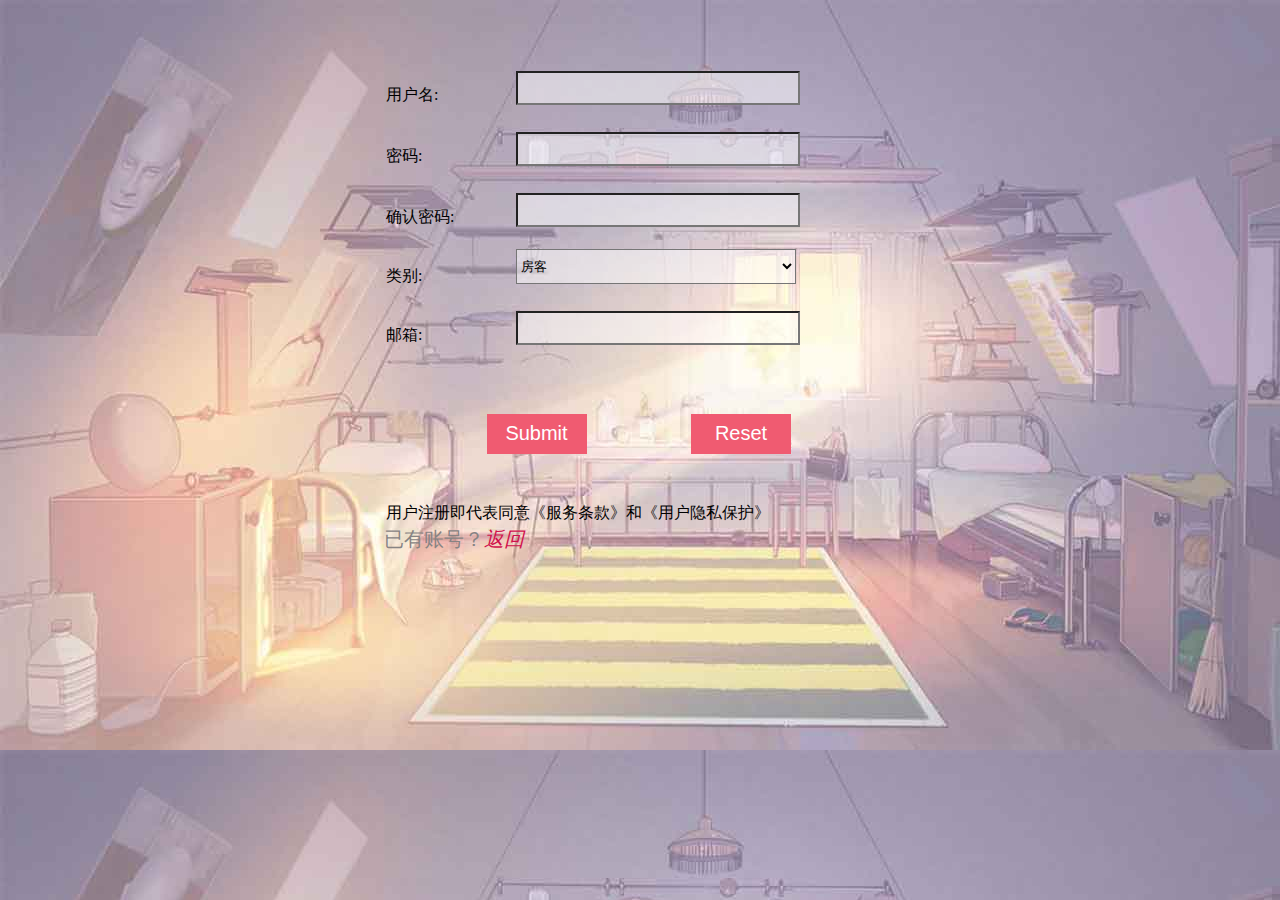
<file: client/register.html>
<!DOCTYPE html>
<html lang="en">
<head>
	<meta charset="UTF-8">
	<title>register</title>
	<link rel="stylesheet" href="components/register/register.css">
	
</head>
<body>
	<div id="app">
	<register></register>
	</div>
	<!--return validate()和validate()在于是否清空表单--> 
	<template id="register">
		<div>
			<form id="test" align="left" @submit.prevent="" method="post"> 
					<table> 
						<tr> 
							<td><label for="username">用户名:</label></td> 
							<td><input type="text" name='username' id="username" size="20" @Change='check("username")' v-model="username"></td> 
							<td id="usernameCheck" class="check" hidden="true">*姓名不能为空</td> 
						</tr> 
				
						<tr> 
							<td><label for="password">密码:</label></td> 
							<td><input type="password" name='password' id="password" size="20" @Change='check("password")' v-model="password"></td> 
							<td id="passwordCheck" class="check" hidden="true">*密码少于8位数</td> 
						</tr> 
						<tr> 
							<td><label for="cpassword">确认密码:</label></td> 
							<td><input type="password" name="cpassword" id="cpassword" size="20" @Change='check("cpassword")'></td> 
							<td id="cpasswordCheck" class="check" hidden="true">*密码不一致</td> 
						</tr>
						<tr>
							<td>类别:</td>
							<td>
								<select name="character" id="character" v-model="character">
									<option value="tenant">房客</option>
									<option value="lordland">房东</option>
								</select>
								
							</td>
							
						</tr> 	
						<tr> 
							<td>邮箱:</td> 
							<td><input type="email" name="email" id="email" size="20" @Change='check(this.id)' v-model="email"></td> 
							<td id="emailCheck" class="check" hidden="true">*电子邮件名非法！</td> 
						</tr> 
						
						<tr> 
							<td colspan="3"> 
							<input class="reg_btn" type="submit" name="submit" @click="regSubmit" onclick="return false"> 
							<input class="reg_btn" type="reset" name="reset"> 
							</td> 
						</tr> 
					
						<tr>
							<td>用户注册即代表同意《服务条款》和《用户隐私保护》</td>
						</tr>
						
					</table> 
					<p>已有账号？<a href="index.html"><i>返回</i></a></p>
			</form> 
		</div>
	</template>
	<script src='js/jquery.min.js'></script>
	<!-- vue全家桶引入 -->
	<script src='js/vue.js'></script>
	<script src='js/vuex.js'></script>
	<script src='js/vue-resource.js'></script>
	<script>
		Vue.http.options.emulateJSON=false;
		Vue.http.headers.post['Content-Type']='application/json';
	</script>
	<script src='components/register/register.js'></script>
	<script>
		var vm=new Vue({
			el:'#app'	
			
		});
	</script>
</body>
</html>
</file>
<file: client/css/cityPicker.css>
.IIInsomnia-city-picker{
	position: absolute;
	border: 2px solid #c9cbce;
	width: 370px;
	background: #ffffff;
	z-index: 999999;
	font-size: 0;
}
.IIInsomnia-city-picker:before, .IIInsomnia-city-picker:after{
	content: '';
	display: block;
	width: 0;
	height: 0;
	border-width: 10px;
	border-style: solid;
	position: absolute;
	left: 20px;
	z-index: 999999;
}
.IIInsomnia-city-picker:before{
	border-color: transparent transparent #ffffff;
	top: -17px;
	z-index: 9999999;
}
.IIInsomnia-city-picker:after{
	border-color: transparent transparent #c9cbce;
	top: -20px;
}
.IIInsomnia-city-picker *{
	box-sizing: border-box;
	margin: 0 auto;
	padding: 0;
	color: #666666;
	font-family: "Microsoft YaHei";
	font-size: 14px;
}
.IIInsomnia-city-picker ul{
	list-style: none;
}
.IIInsomnia-city-picker ul li{
	display: inline-block;
	position: relative;
	margin: 4px;
	cursor: pointer;
}
.IIInsomnia-city-picker p{
	font-weight: bold;
	padding: 0 4px;
	margin-top: 4px;
	margin-bottom: 10px;
}
.IIInsomnia-city-picker .line{
	width: 340px;
	margin: 0 auto;
	margin-top: 4px;
	border-bottom: 1px solid #d8d8d8;
}

/*热门城市*/
.IIInsomnia-city-picker .IIInsomnia-hot-wrap{
	width: 100%;
	background: #ffffff;
	padding: 9px;
}
.IIInsomnia-city-picker .IIInsomnia-hot-wrap ul li{
	width: 50px;
	height: 30px;
	text-align: center;
	line-height: 30px;
	color: #666666;
	background-color: #f5f5f5;
}
.IIInsomnia-city-picker .IIInsomnia-hot-wrap ul li:hover{
	color: #ff00ff;
}

/*选择省份*/
.IIInsomnia-city-picker .IIInsomnia-wrap{
	position: relative;
	width: 100%;
	background: #ffffff;
	padding: 9px;
}
.IIInsomnia-city-picker .IIInsomnia-province-name{
	display: inline-block;
	width: 50px;
	height: 30px;
	text-align: center;
	line-height: 30px;
	position: relative;
	background-color: #f5f5f5;
}
.IIInsomnia-city-picker .IIInsomnia-province-name:hover{
	color: #ff00ff;
}

.IIInsomnia-city-picker .IIInsomnia-province.active{
	z-index: 999999999;
}
.IIInsomnia-city-picker .IIInsomnia-province-name.active{
	border: 1px solid #D8D8D8;
	border-bottom-color: #ffffff;
	color: #ff00ff;
	background-color: #ffffff;
}
.IIInsomnia-city-picker .IIInsomnia-city-wrap{
	display: none;
	border: 1px solid #D8D8D8;
	background: #ffffff;
	position: absolute;
	top: 29px;
	width: 312px;
	padding: 10px 10px 5px 10px;
}
.IIInsomnia-city-picker .IIInsomnia-city{
	width: 50px;
	height: 30px;
	text-align: center;
	line-height: 30px;
	color: #999999;
	background-color: #f5f5f5;
	overflow: hidden;
	white-space: nowrap;
	text-overflow: ellipsis;
}
.IIInsomnia-city-picker .IIInsomnia-city:hover{
	color: #ff00ff;
}
.IIInsomnia-city-picker .IIInsomnia-clean-btn{
	width: 108px;
	height: 30px;
    background-color: #d15b47!important;
    color: #ffffff;
    background-image: none !important;
    border: 5px solid #d15b47;
    border-radius: 0;
}
.IIInsomnia-city-picker .IIInsomnia-clean-btn:hover{
	background-color: #b74635 !important;
    border-color: #d15b47;
}
</file>
<file: client/css/monthPicker.css>
.calendar{	
	border: 1px solid #e1e1e1;
	 background-color: #ffffff;
  border: 1px solid #ccc;
  border: 1px solid rgba(0, 0, 0, 0.2);
  -webkit-border-radius: 2px;
     -moz-border-radius: 2px;
          border-radius: 2px;
  -webkit-box-shadow: 0 1px 2px rgba(0, 0, 0, 0.2);
     -moz-box-shadow:0 1px 2px rgba(0, 0, 0, 0.2);
          box-shadow: 0 1px 2px rgba(0, 0, 0, 0.2);
  -webkit-background-clip: padding-box;
     -moz-background-clip: padding;
          background-clip: padding-box;
		  font-size:12px;
	text-align:left;
	position:absolute;
	z-index:100;
}
.i_pre,.i_next,.calendar td.current,.calendar td.first,.calendar td.last,.calendar td.today{	
	background:url(../images/calendar_all.png) no-repeat;
	cursor:pointer;
}
.i_pre,.i_next{ width:23px; height:23px;display:inline-block; }
.i_pre{ background-position:0 0;}
.i_pre:hover{ background-position:-46px 0px;}
.i_next{ background-position:-23px 0;}
.i_next:hover{ background-position:-69px 0px;}

.calendar td.current{
	background-position:-164px 2px;
	color:#fff;
}
.calendar td.first{
	color:#6590c1;
	background-position:-128px 2px; 
}
.calendar td.last{
	color:#6590c1;
	background-position:-200px 2px; 
}
.calendar td.today{
	color:#fff;
	background-position:-92px 2px; 
}
.calendar .dis{
	color:#9e9e9e;
}
.calendar table {
	font-size: 12px;
	float:left;
	margin:0 8px;
	_display:inline;
	border-collapse:collapse;	
}
.calendar  caption{ text-align:center; height:35px; line-height:35px; font-size:14px;}
.calendar  thead tr {
	border: 1px solid #e1e1e1;
	background:#f7f8fa;
	 -webkit-box-shadow: inset 0px 1px 0 rgba(255, 255, 255, 1.0);
     -moz-box-shadow: inset 0px 1px 0 rgba(255, 255, 255, 1.0);
          box-shadow: inset 0px 1px 0 rgba(255, 255, 255, 1.0);
		  	box-shadow:0px 1px 1px rgba(0,0,0,0.1);
}
.calendar  thead th {
	line-height: 20px;
	padding: 4px 10px;
	color:#444;
	cursor: pointer;
	text-align:left;
	border-top: 1px solid #e1e1e1;
	border-bottom: 1px solid #e1e1e1;
}
.calendar  thead th.sun{border-left: 1px solid #e1e1e1;}
.calendar  thead th.sat{border-right: 1px solid #e1e1e1;}

.calendar table tbody td {
	line-height: 20px;
	padding: 4px 11px;
	text-align:center;
	white-space:nowrap;
	font-family:"Tahoma";
}


.calendar_cont{position:relative;}
.calendar_cont .i_pre,.calendar_cont .i_next{position:absolute; top:7px;}
.calendar_cont .i_pre{left:10px;}
.calendar_cont .i_next{right:10px;}
.calendar_footer{ 
	border-top:1px solid #e5e5e5;
	background:#fafafa;
	padding-top:6px;
	height:34px;
}
.calendar_footer .frm_btn{
	float:right;
	padding-right:10px;
}
.calendar_footer .frm_btn input{
	margin-left:3px;
}
.calendar_footer .frm_msg{
	float:left;
	padding-left:10px;
	vertical-align:middle;
}
.calendar_footer .ipt_text_s{
	padding:4px 4px;
	width:80px;
}
 /*===����==*/
table.calendar-month {
	font-size: 12px;
	float:left;
	margin:0 8px;
	_display:inline;
	border-spacing:7px;
	border-collapse:separate;
	margin-bottom:10px;
}
.calendar-month caption{
	border-bottom:1px solid #E1E1E1;
	*padding-bottom:0px;
}

.calendar-month tbody td {
	line-height: 30px;
	padding: 4px 11px;
	text-align:center;
	white-space:nowrap;
	font-family:"΢���ź�";
	cursor:pointer;
}
.calendar-month td.hover,.calendar-month td:hover,.calendar-month caption span:hover{
	color:#6590c1;
	border:1px solid #6590c1;
	padding: 3px 10px;
	border-radius:2px;
	cursor:pointer;
}
.calendar .dis:hover{
	color:#9e9e9e;
	border:1px solid #d3d5d6;
	padding: 3px 10px;
}

.calendar-month td.current{
	background:#6590c1;
	color:#fff;
	border-radius:2px;
}
</file>
<file: client/components/popwindow/popwindow.css>
.overlay,.overlay *{
	margin:0;padding:0;
}

.overlay{
	position:fixed;
	top:0; left:0;
	width: 100%;height: 100%;
	background: rgba(0,0,0,.4);
}
.overlay>.content{
	width: 400px;
	height: 520px;
	position: absolute;
	left:50%;top:50%;
	transform: translate(-50%,-50%);
	background-color: white;
	border:3px solid #ccc;
	overflow: hidden;
}

.fade-enter{opacity:0;}
.fade-enter-active,.fade-leave-active{
	transition:all 0.5s linear;
}
.fade-leave-to{opacity:0;}
</file>
<file: client/components/login/login.css>
.login_header{
	 width: 100%;
	height: 150px;line-height: 140px;	
}
.login_header>.log_title{
	margin-left: 50px;
	font-size: 34px;
	
	color: #0C0B0C;

	
}
.login_header>.reg_link{
	margin-left: -5%;
	font-size: 20px;
	color: #AFAAAA;
	

}
.login_header>.reg_link>a{
	text-decoration: none;
	color: #D0104C;
}
.login_header>p{
	float: right;
	margin-right: 20px;
	 margin-top: 6px;
	width: 30px;height: 30px;
	line-height: 30px;
	/* text-align: center; */
	/* border-radius: 15px; */
	/* border:2px solid #fff; */
	cursor: pointer; 
	/* color: #000; */
	font-size: 20px;
	
}
.login_header>p>img{transition: all 0.4s ease-out;}
.login_header>p>img:hover{transform:rotateZ(180deg);}
.login_header>span{
	margin-left:22%;
	margin-right: 15%;
	line-height: 50px;
	
}

.login_body{
	position: relative;
	width:100%; height: 50%;
}
.login_body>p{
	font-size: 14px;
	color: red;
	margin-left: 60px;
}

.login_body>#username,#password{
	margin-left:60px;
	margin-top:5px;
	margin-bottom: 20px;
	width: 280px;
	height: 40px;
	
}

.login_body>img{
	width: 30px;
	height: 30px;
	margin-left:20px;
	margin-top: 10px;
}
.img_user,.img_lock{
	position: absolute;
	left:30;
	top: 40;
	margin-top: 5px;
}


.login_body>.btn{
	width: 120px;
	height: 40px;
	margin-left: 60px;
	background-color: #f05b71;
	cursor: pointer;
	display:inline-block;
}
.login_body>div>span{
	margin-left:40px;
	line-height: 40px;
	font-size: 20px;
	color: white;
	
	
}
.login_body>a{
	text-decoration: none;
	color: #9F9B9B;
	margin-left: 80px;
	font-size: 14px;

}
.login_body>hr{
	width: 90%;
	color: grey;
	margin-top: 40px;
	margin-left: 5%;
}
.login_footer{
	width: 100%;
	padding-left: 60px;
}
.login_footer>p{
	font-size: 14px;
	color: #9F9B9B;
}
.login_footer>div{
	width: 50px;
	height: 50px;
	display: inline-block;
	margin-top: 25px;
	margin-left: 15px;
	border-radius: 50%;
}
.login_footer>div>a{
	margin-left: -5px;
}
.sina{
	background-color: #D63920;
}

.qq{
	background-color:#3eb0d8;
}
.douban{
	background-color: #19CB49;
}
.renren{
	background-color: #241CDF;
}
</file>
<file: client/css/tab.css>
*{padding: 0;margin: 0}
 #app{width:80%;height: 100%;margin: 0 auto; }
 #header{height: 60px;}
 img{width: 100%;}
.top{height: 50px;line-height: 50px;width: 100%;/*background-color: skyblue;*/}
.top ul li{display: inline-block;margin: 0 25px;cursor: pointer;width: 15%;text-align: center;position: relative;background-color: skyblue;}
/* li:after, li:before {
  border: 25px solid transparent;
  border-left: 15px solid #fff;
  width: 0;
  height: 0;
  position: absolute;
  top: 0;
  right: -18px;
  content: ' '
}

li:before {
  border-left-color: #ddd;
  right: -19px;
}*/
.top ul li:after{
        content: "";
        border-left: 25px solid skyblue;
        border-top: 25px solid transparent;
        border-bottom: 25px solid transparent;
        position: absolute;
        right: -24px;
        top: 0;
    }
.top ul li:before{
        content: "";
        border-top: 25px solid skyblue;
        border-bottom: 25px solid skyblue; 
        border-left: 25px solid transparent;
        position: absolute;
        top: 0;
        left: -25px;
  }
/*.top ul li:first-child :before{
            display: none;
        }*/
.top ul li:hover{background-color: pink;}
.top ul li:hover:before{border-top-color: pink;border-bottom-color: pink;}
.top ul li:hover:after{ border-left-color:pink;}
.active{color: orange;}
.bottom{background:url('../images/bg.png');}
.button{width:100px;height:30px;color: white;text-align: center;background-color: #f45284;margin-bottom: 20px;margin-top: 50px;margin-left:490px;border-radius:5px;border:none}
</file>
<file: client/css/Hinfo.css>
.hinfo{list-style: none;width: 100%;margin: 0 auto;}
li{width: 80%;margin: 0 auto;margin-bottom: 30px;color: white}
input{height: 30px;width: 200px;border-color:#aca9aa;border-width:0.5px }
#r_scale{width: 50px;}
#r_area{width: 80px;}
#r_beds{width: 80px;}
#r_hire{width: 12px;height: 15px;margin-right:5px; }
#r_wc{width: 12px;height: 15px;margin-right:5px;}
#r_yorn{width: 12px;height: 15px;margin-right:5px;}
#r_change{width: 12px;height: 15px;margin-right:5px;}
span{margin-right: 10px;color:#343333 }
label{
    color: #343333;
}
</file>
<file: client/css/description.css>
.desc{list-style: none;margin: 0 auto;}
._desc{width: 80%;margin: 0 auto;margin-bottom: 30px;position:relative;}
h3{margin-bottom: 20px;}
hr{margin-bottom: 10px;}
textarea{resize: none;vertical-align: top;}
#r_title{width: 500px;}
</file>
<file: client/css/facilities.css>
.fac{list-style: none;width: 100%;}
._fac{width: 80%;margin: 0 auto;margin-bottom: 30px;margin-top: 30px;}
.m_checkbox{width:15px;height:15px;}
.s_fac{margin-right: 40px;}
</file>
<file: client/css/upload.css>
.bbox{width: 100%;height: 100%;}
.box {
	width: 100px;
	height: 100px;
    position: relative;
    background-color: pink;
    border: 1px solid black;
    margin-left: 30px;
}
#photo{
    position: absolute;
    left: -9999px;
}    
/* 使label充满整个box*/
.la {
    position: absolute;
    top: 0;left: 0;right: 0;bottom: 0;
    z-index: 10; /* 这个z-index之后说到*/
}
#dd{width:990px;}
.btn{margin-top: 20px;width: 80px;margin-left: 30px;}
</file>
<file: client/css/rule.css>
.prru{list-style: none;position: relative;}
.r_text{width: 50px;}
.r_radio{width: 12px;height: 12px;}
.r_checkbox{width: 15px;height: 15px;margin-left: 110px;}
.r_span{margin-right: 500px;}
</file>
<file: client/footer.css>
#footer{height: 320px;margin-top: 10px;}
.foot{background: url('images/bg.png');height: 320px;position: relative;}
.foot_T{font-size: 14px;font-family:"microsoft yahei";color: #f05b72;position: absolute;right: 40%;padding-top: 10px;text-align: center;}
.see_ul{width: 120px;margin:5px auto 5px;overflow: hidden;padding-top: 60px;list-style: none;}
.see_ul li{float: left;margin: 0 8px;width: 40px;}
.icon_wx,.icon_wb{background: url(images/icon_head.png);background-position: 0 -208px;display: inline-block;width: 35px;height: 35px;}
.icon_wb{background-position: -45px -208px;}
.icon_wx:hover{background: url(images/icon_head.png);background-position: -90px -208px;}
.icon_wb:hover{background: url(images/icon_head.png);background-position: -135px -208px;}
.foot_ul{overflow: hidden;text-align: left;margin-bottom: 20px;list-style: none;width: 90%;margin:0 auto;}
.foot_ul li{float: left;width: 60px; margin: 0 32px 0 0;color: #959ea7;line-height: 24px;}
.foot_ul li a{color: #959ea7;white-space:nowrap;text-decoration: none;font-size: 12px;width: 55px;}
.guide{background: url(images/icon_head.png);background-position: 8px -258px;padding-top: 50px;display: inline-block;color: #959ea7;font-size: 14px;font-family:"microsoft yahei";}
.icon_fk{background: url(images/icon_head.png);background-position: -44px -258px;}
.guide_T{font-size: 14px;font-family:"microsoft yahei";width: 48px;margin-right: 0;}
.width_280{width: 282px!important;}
.width_280 a{margin-right: 7px;}
.width_100{width: 100px!important;}
.link_dl{color: #bdc3c7;text-align: left;}
.link_dl dt{float: left;width: 75px;font-size: 14px;font-family:"microsoft yahei";}
.link_dl dd{float: left;width: 1000px;line-height: 24px;}
.link_dl dd a{color: #bdc3c7;margin-right:8px; white-space: nowrap;text-decoration: none;font-size: 12px;}
</file>
<file: client/css/findex.css>
*{margin:0; padding:0;}
a{text-decoration:none}
ul{list-style: none;}
.fmain{
	width: 100%;height: 1300px;
	margin:0 auto;
	position: relative;
}
.fheader{
	width: 100%;height: 90px;
	background: url(../images/header.png);
}
.fheader .fright{
	height: 80px;width: 40%; 
	float: right; 
}
.fheader .fright>ul>li{
	width: 25%;float:left;
	text-align: center;line-height: 80px;
	cursor:pointer;
}
.fheader .fright>ul>.fname>ul{
		margin:0 auto;
		width: 100px; background:rgba(0,0,0,.4);
}
.fheader .fright>ul>.fname>ul>li{
		width: 100%;height: 30px;line-height: 30px;
		font-size: 14px; border-bottom:1px solid #f1f1f1;
}
.fbanner{
	width: 90%;height: 100px;
	margin:0 auto;
	background: url(../images/banner.png) repeat-X;
}
.fcontent{
	width: 90%;height: 450px;
	background:rgba(255,255,255,.1);
	margin:0 auto;
	position: relative;
}
.fcontent>.fColumn{
	margin-top: 40px;
	width: 25%;height: 680px;background:url(../images/fcol.png);
}
.fcontent>.fColumn>ul{margin-top: 100px;}
.fcontent>.fColumn>ul>li{ width:150px;}
.fcontent>.fColumn>ul>li:hover{ background-color: #fc90a0; }
.fcontent>.fColumn>ul>li:active{background-color: #f57c7a;}
.fcontent>.fColumn>ul>li>span{padding-left: 10px;cursor: pointer;}
.fcontent>.fColumn>ul>li>img{margin-left: 10px;}
.fcontent>.fColumn>ul>li{
	height: 50px;line-height: 50px;
	margin-left: 20px;font-size: 18px;
}
.fcontent>#fRcon{
	width: 75%; 
	position: absolute;right: 0;top: 0;
}
.fFooter{
	width: 100%; height: 180px;
	text-align:center;font-family:Tahoma; 
	position: absolute;bottom: 0;
}
.fFooter >.ftcon{ width: 90%; margin:0 auto;}
.fFooter >.ftcon>.derec{
	width: 150px;height: 100px; position:relative;
	margin-left: 100px;
}
.fFooter >.ftcon>.derec>li{float: left;}
.fFooter >.ftcon>.derec>li:nth-child(2){margin-left: 20px;}
.fFooter >.ftcon>.about{
	position: absolute; right: 160px; top:0;
}
.fFooter >.ftcon>.about>.one,.two,.three,.four{
	float: left; margin-left: 20px;
}
.fFooter >.ftcon>.about>.one>p:nth-child(2){ margin-top: 20px; }
.fFooter >.ftcon>.about>.one>p:nth-child(1){font-size: 18px;}
.fFooter >.ftcon>.about>.two>p{font-size: 18px; margin-bottom: 10px;}
.fFooter >.ftcon>.about>.two>li{margin-bottom:10px;}
.fFooter >.ftcon>.about>.three{width: 350px;}
.fFooter >.ftcon>.about>.three>p{
	text-align: left; font-size: 18px; 
	margin-bottom: 10px; margin-left: 10px
}
.fFooter >.ftcon>.about>.three>li{float: left; margin-left: 10px;}
.fFooter >.ftcon>.about>.four>li{
	float: left; margin-top: 10px; font-size: 16px;
}
.fFooter >.ftcon>.about>.four>li>p{ margin-bottom:20px; }
.fFooter >.ftcon>.about>.four>li:nth-child(2)>p{ margin-left: 25px;}
.fFooter>.bottom {
	margin:0 auto; height:50px;line-height:50px; 
	position:absolute;bottom:0; left:25%;
}
.fFooter>.bottom>li{
	float: left;margin-right: 20px; font-size: 14px;
}
.fFooter>.bottom>li>strong{ margin-left:15px; }
</file>
<file: client/components/myData/myData.css>
/*myData.css*/
.fkinfo{
	width: 90%; height: 400px; margin-left:30px;
}
.fkinfo>.msg{
	width: 80%; margin:10px 0 0 80px; 
	border: 1px solid #ccc;
	padding-bottom: 20px;
	border-radius:20px; box-shadow: 1px 2px 2px 2px #f1f1f1;
}
.fkinfo>.msg>.bo{
	width: 90%;
	display: block;height: 50px;line-height: 50px;
	font-size: 20px;   margin:0 auto; 
	border-bottom:1px solid #ccc;
}
.fkinfo>.msg>.ulmsg{
	width: 90%; margin:0 auto;position: relative;
}
.fkinfo>.msg>.ulmsg>li{
	height: 50px;line-height: 50px;font-size: 18px;
}
.fkinfo>.msg>.ulmsg>li>label{ width: 100px; text-align: right; }
.fkinfo>.msg>.ulmsg>li>.sex{
	height: 20px; width: 50px;
}
.fkinfo>.msg>.ulmsg>li>input{
	height: 30px; width: 200px;
	margin-left: 10px;  font-size:18px;
}
.fkinfo>.msg>.ulmsg>li>span{
	color:red; margin-left: 10px; cursor: pointer; color: #000;
}
.fkinfo>.msg>.ulmsg>.photo{
	position: absolute; right: 0;top: 0;
	background-color: #f1f1f1;
	width:150px;height: 150px; margin-top: 10px;
}
.fkinfo>.msg>.ulmsg>.photo>p{
	position: absolute;bottom: 0; 
	background: rgba(0,0,0,.1);
	width: 150px;height: 40px; font-size: 14px;
	text-align: center;line-height: 40px;
}
.fkinfo>.msg>.ulmsg>li>select{
	width: 200px; height: 35px; 
	margin-left: 10px; font-size: 18px;
}
.fkinfo>.msg>.msgcom{
	border-bottom: 1px solid #ccc;
	padding: 10px 0 10px 20px;
	font-size: 18px;
}
.fkinfo>.msg>.msgcom>span{display: block; padding-bottom: 10px;}
.fkinfo>#btn{ width: 20%;margin:0 auto;margin-top: 10px; }
.fkinfo>#btn>input{
	width: 100px;height: 30px; line-height: 30px;
	font-size: 18px;
}
</file>
<file: client/components/myOrder/myOrder.css>
.published{
	width: 90%; margin:0 auto;
	height: 100px;
	margin-top: 10px;
}
.published>.titleRoom{
	height: 50px;line-height: 50px;
	text-align: center;
	font-size: 20px; font-weight: bolder; padding-bottom: 10px; 
	border-bottom: 1px solid #f1f1f1;
	font-family:'微软雅黑', Arial, 'Microsoft Yahei', 'KaiTi', sans-serif;
}
.published>.roomPub{
	width: 90%; height: 180px; margin-top: 20px;
	margin-left:45px;
	position: relative;border:1px solid #ccc;margin-bottom: 30px;
	box-shadow: 1px 1px 4px 4px #ccc;
}
.published>.roomPub>.roomImg{
	width: 130px; height: 150px;
	position:absolute; left:10px; top:10px; 
	border:1px solid black;
	position: relative;
}
.published>.roomPub>.roomIfom{
	/*border:1px solid #ccc; */
	position:absolute; left:180px;top:12px;
}
.published>.roomPub>.roomIfom>li{
	height: 30px;line-height: 30px;
}
.published>.roomPub>.roomIfom>.price{font-weight: bolder;}
.published>.roomPub>.roomIfom>li>span{ font-size: 18px;  }
.published>.roomPub>.option{
	position:absolute;right: 5px;top:20px;
}
.published>.roomPub>.option>p{
	height: 30px;line-height: 30px; width: 50px;
	font-size: 18px;margin-top: 15px; text-align: center;
	border:1px solid #ccc; border-radius: 10px; 
}
</file>
<file: client/style/list.css>
body,h1,h2,h3,h4,h5,h6,p,ul,ol,li,form,img,dl,dt,dd,table,th,td,blockquote,fieldset,div,strong,label,em{margin:0;padding:0;border:0;}
ul,ol,li{list-style:none;}
input,button{margin:0;font-size:12px;vertical-align:middle;}
body{font-size:12px;font-family:SimSun,Arial,Helvetica,sans-serif;color:#333;margin:0 auto;}
table{border-collapse:collapse;border-spacing:0;}
a{color:#333;text-decoration:none;}
a:hover{text-decoration:none;color:#118ecc;}
.clearfix:after{content:".";display:block;height:0;clear:both;visibility:hidden;}
.clearfix{display:inline-block;}
* html .clearfix{height:1%;}
.clearfix{display:block;}
.place{float: left;}
#homecity_name{width: 160px;height: 28px;}
#large{height: 32px;margin-left: 10px;}
.w1200{width:1200px;margin:0 auto;}
.w870{width:870px;float:left;}
.w300{float:left;width:300px;overflow:hidden;}
.mar30{margin-right:30px;}
.mat10{margin-top:10px;}
.mal10{margin-left:10px;}
.mar10{margin-right:10px;}
.mab10{margin-bottom:10px;}
.mab20{margin-bottom:20px;}
.fl{float:left;}
.fr{float:right;}
.ld{position:relative;}
.ab{position:absolute;}
.ui-tab-container{width:1070px;float:left;position:relative;}
.ui-tab-container ul{border-bottom:1px solid #ddd;padding-left:60px;}
.ui-tab-container ul li{float:left;padding:5px 20px 5px 10px;background:url(../images/jdlist_434.png) 85% center no-repeat;margin:0 5px;cursor:pointer;border-bottom:none;}
#target{height:50px;}
#target span{line-height:50px;padding-right:10px;}
#target span a{color:#118ecc;}
.screenBox dl{border-bottom:#e6e6e6 1px dashed;overflow:hidden;padding:10px 0;_zoom:1;}
.screenBox dl.noborder{border-bottom:0px;border-left:0px;border-top:0px;border-right:0px;}
.screenBox dl.goodstype{border-bottom:#e6e6e6 1px dashed;}
.screenBox dl dt{float:left;}
.screenBox dl dt{text-align:left;width:80px;font-weight:600;padding-top:6px;}
.screenBox dl dd{position:relative;padding-left:0px;width:620px;padding-right:48px;float:left;padding-top:0px;vertical-align:middle;}
.screenBox dl dd label{line-height:14px;margin:0px 25px 0px 0px;color:#666;overflow:hidden;text-decoration:none;float:left;display:block;vertical-align:middle;}
.custom{position:absolute;right:-200px;top:0;width:260px;}
#custext1,#custext2{width:44px;}
#cusbtn{border:none;background:url(../images/jdlist_436.png) no-repeat;width:45px;height:22px;margin-left:5px;cursor:pointer;}
.screenBox dl dd label input{float:left;width:13px;height:13px;margin-right:3px;margin-top:5px;}
.screenBox dl dd label a{padding:5px 8px 5px 3px;display:inline-block;}
.screenBox dl dd a:hover{background:#39c;color:#fff;}
.screenBox dl dd a.selected{background:#39c;color:#fff;}
.screenBox dl dd span.more{position:absolute;width:39px;display:block;height:14px;top:5px;cursor:pointer;right:1px;}
.screenBox dl dd span.more em{background:url(../images/jdlist_434.png) no-repeat 0 5px;display:inline-block;float:right;width:10px;height:14px;}
#time-num{position:absolute;left:10px;top:10px;}
#time-num font{color:#fa7003;}
.hasBeenSelected{border-top:#ddd 1px solid;padding:2px;overflow:hidden;background:#f5f9fa;padding-left:100px;position:relative;}
.hasBeenSelected dl{overflow:hidden;}
.hasBeenSelected dl dt{float:left;}
.hasBeenSelected dl dd{float:left;}
.hasBeenSelected dl dt{text-align:right;line-height:30px;width:108px;height:30px;}
.hasBeenSelected dl dd{padding-bottom:4px;padding-left:0px;width:676px;padding-right:0px;padding-top:0px;}
.selectedInfor{border-bottom:#f60 1px solid;position:relative;border-left:#f60 1px solid;padding-bottom:1px;margin:4px 10px 0px 0px;padding-left:5px;padding-right:17px;display:block;white-space:nowrap;background:#fff;float:left;height:17px;border-top:#f60 1px solid;border-right:#f60 1px solid;padding-top:1px;}
.selectedInfor label{color:#f60;}
.eliminateCriteria{line-height:21px;margin-top:4px;width:80px;float:left;color:#118ecc;cursor:pointer;}
.selectedInfor em{background:url("../images/close.gif") no-repeat;cursor:pointer;display:block;height:13px;overflow:hidden;position:absolute;right:2px;top:3px;width:13px;}
.ui-tab-container ul li.ui-tab-active{background:url(../images/jdlist_433.png) 90% center no-repeat #f5f9fa;margin-bottom:-1px;border-style:solid;border-width:1px;border-color:#ddd;border-bottom:1px solid #f5f9fa;color:#118ecc;font-weight:700;}
.ui-tab-container ul li.ui-tab-disable{background:#ff0000;border-bottom:1px solid #999;margin-bottom:-1px;}
.ui-tab-container .ui-tab-content{padding:10px;border:1px solid #ddd;border-top:none;background:#f5f9fa;}
.ui-tab-container .ui-tab-content p{float:left;display:inline;padding:3px 5px;margin-right:20px;vertical-align:middle;}
.ui-tab-container .ui-tab-content p input{margin-right:5px;}
.left-head{height:40px;padding:0 20px;background-color:#ebf7fd;overflow:hidden;}
.head-right{float:right;}
.head-left{width:500px;}
.head-left span{display:block;height:22px;line-height:22px;float:left;margin-top:10px;}
.head-left a{text-indent:-999em;display:inline-block;margin-left:10px;height:22px;width:70px;margin-top:10px;cursor:pointer;}
.head-left .recomment{background:url(../images/jdlist_438.png) no-repeat;width:70px;}
.head-left .good{background:url(../images/jdlist_439.png) no-repeat;}
.head-left .price{background:url(../images/jdlist_4310.png) no-repeat;}
.head-right label{display:block;float:left;vertical-align:middle;margin-top:10px;margin-left:10px;}
.head-right label input{float:left;width:16px;height:16px;}
.left-box2{border-top:2px solid #39b1ec;}
.left-box{border-bottom:2px solid #39b1ec;}
.danbao{padding:3px 5px;background-color:#e0eef3;color:#118ecc;}
.yuding{background:url(../images/jdxq_7620.png) no-repeat;display:block;width:50px;height:24px;text-indent:-999em;}
.tablelist-p{padding-left:20px;}
.leftbox-more{position:relative;height:34px;}
.leftbox-morea{position:absolute;right:10px;top:8px;text-align:right;}
.leftbox-morea span font{font-size:12px;}
.leftbox-morea span{color:#118ecc !important;}
.leftbox-morea span i{border-style:solid;border-top-color:#118ecc;border-bottom-color:#fff;border-left-color:#fff;border-right-color:#fff;border-width:6px;float:right;display:block;height:0;overflow:hidden;width:0px;border-bottom-width:1px;margin-top:3px;margin-left:3px;}
.lefttable-list thead tr{border-bottom:1px solid #e1e5e8;}
.lefttable-list tbody tr{border-bottom:1px dashed #ddd;}
.lefttable-list{color:#888;}
.lefttable-list thead tr p{padding-left:40px;text-align:left;}
.lefttable-list tbody tr table tr{border:none;}
.left-content{padding:10px 0;}
.left-content .map-a{color:#118ecc;}
.screen-top{padding:8px 0;background-color:#f6f6f6;}
.screen-top span{font-size:14px;padding-left:15px;}
.screen-top span input{padding:3px;margin-left:10px;height:22px;}
.jiud-name{font-weight:600;padding-top:6px;text-align:left;width:80px;float:left;}
.list-screen{border:1px solid #ddd;border-top:2px solid #ffa63c;}
#submit-btn{background:url(../images/jdlist_432.png) no-repeat;width:86px;height:30px;text-indent:-999em;display:block;position:absolute;right:280px;top:8px;}
.w410{width:410px;}
.w210{width:210px;}
.w260{width:260px;}
.w230{width:230px;}
.w180{width:180px;}
.imgsort .w410{height:250px;overflow:hidden;}
.imgsort .w210{height:120px;overflow:hidden;}
.imgsort .w260{height:120px;overflow:hidden;}
.imgsort .w230{height:120px;overflow:hidden;}
.imgsort .w180{height:120px;overflow:hidden;}
#imgtit-info h2{font-family:"Microsoft YaHei";font-weight:normal;}
#imgtit-info h2 font{color:#118ecc;font-size:24px;}
#imgtit-info h2 span{font-size:14px;color:#888;padding:0 8px;}
#imgtit-info .imgtit-address{height:26px;line-height:26px;}
#imgtit-info .imgtit-address font,#imgtit-info .imgtit-address font a{color:#118ecc !important;padding-left:25px;position:relative;font-size:12px;display:inline-block;}
#imgtit-info .imgtit-address font i{background:url(../images/jdxq_7612.png) no-repeat;width:17px;height:22px;position:absolute;}
#imgtit-schedule .imgtit-schedule-info{padding-top:10px;}
#imgtit-schedule .imgtit-schedule-info span{margin-right:10px;}
#imgtit-schedule .schedule-btn{margin-top:5px;}
.schedule-btn{background:url(../images/jdxq_767.png) no-repeat;width:120px;height:40px;float:left;display:block;text-indent:-999em;}
.imgicon{height:36px;padding-top:10px;}
.imgicon a.all-more{color:#118ecc;}
.pic-title{border-left:1px solid #b5cce2;border-bottom:1px solid #51aad5;}
.pic-title a{display:inline-block;height:42px;line-height:42px;padding:0 38px;font-size:18px;color:#118ecc;background-color:#ebf7fd;border-top:1px solid #b5cce2;border-right:1px solid #b5cce2;}
.pic-title a:hover{color:#fff;background-color:#51abd6;}
.pic-title a font{font-weight:normal;}
.pic-title-tab{border-bottom:1px solid #51aad5;}
.pic-title-tab span{padding:10px 0 10px 26px;display:block;vertical-align:middle;float:left;position:relative;}
.pic-title-tab span a{padding-right:26px;color:#118ecc;}
.pic-title-tab span a font{font-size:12px;color:#888;}
.pic-title-tab span.cur a{font-weight:bold;}
.pic-title-tab span.cur i{position:absolute;background:url(../images/jdimgls.jpg) no-repeat;width:10px;height:6px;display:block;left:45%;bottom:-1px;}
#reception{padding:0 5px;background-color:#f2f2f2;}
#reception .right-title{height:44px;line-height:44px;}
#reception .right-title span{height:44px;overflow:hidden;}
#reception .right-title span font{font-family:"Microsoft YaHei";color:#118ecc;}
#reception .righy-box{padding:10px 0 10px 64px;}
#reception .righy-box .ab{background:url(../images/jdxq_7627.png) no-repeat;width:31px;height:34px;left:20px;_left:-40px;top:5px;}
#reception .righy-box p{line-height:1.4em;}
.right-box .map{height:180px;width:300px;overflow:hidden;position:relative;}
.right-box .map .ab{display:block;width:72px;height:20px;line-height:20px;color:#fff !important;bottom:0;right:0;text-align:center;background-color:#0d93cc;}
.right-box .mt{height:40px;border:1px solid #d9dde0;border-top:2px solid #39b1ec;line-height:40px;padding:0 20px;}
.right-box .mt h3{color:#666;font-size:18px;font-family:"Microsoft YaHei";font-weight:normal;}
.right-box .mt .empty{color:#118ecc !important;cursor:pointer;}
.right-box .mc{border:1px solid #d9dde0;border-top:none;}
.right-box .mc ul{padding:15px 0;}
.right-box .mc ul li{height:26px;line-height:26px;zoom:1;padding:0 20px;}
.right-box .mc ul li a{color:#666;}
.right-box .mc ul li .money{color:#ff6600;}
.right-box .mc dl{margin:0 10px 5px;padding:0 10px 10px;}
.right-box .mc dl dt{height:36px;line-height:36px;}
.right-box .mc dl dt a{font-size:16px;color:#118ecc;}
.right-box .mc dl .d-text .p-con{color:#666;line-height:1.6em;}
.sign{
	color: #555555;
    font: 14px arial;
    margin-right: 2px;
    vertical-align: 5px;
	}
.num{font-size:20px;font-family:"Microsoft YaHei";color:white;}
.dashed{border-bottom:1px dashed #999;}
.min-timetit{height:32px;padding:10px;line-height:32px;}
.min-timetit span{margin-right:30px;}
.min-timetit .alter-date{background-color:#0d93cc;padding:5px 8px;color:#fff;}
#minimg-table .tablelist-p{float:left;padding-left:20px;padding-right:20px;position:relative;}
#minimg-table .tablelist-p .trigon1{border-color:#FFFFFF #118ECC  #FFFFFF;border-style:solid;border-width:6px 0 6px 6px;display:block;height:0;overflow:hidden;width:0;position:absolute;right:0;top:0;}
#minimg-table .trigon2 .tablelist-p .trigon1{border-color:#118ECC #FFFFFF #FFFFFF;border-style:solid;border-width:6px 6px 0;right:0;top:3px;}
#minimg-table .trigon2{border-bottom:none;}
#minimg-table .child_row_02{border-bottom:none;display:none;}
#minimg-table .child_row_02 .tab-none2{padding:10px 25px;border:1px solid #e3e7e9;}
#minimg-table .child_row_02 .tab-none2 i{background:url(../images/child_rowbg.jpg) no-repeat;width:12px;height:7px;position:absolute;display:block;top:-6px;left:5%;}
.through{text-decoration:line-through;color:#888;}
.bord4{border:1px solid #d9dde0;}
.left-table .tab-con .mt{border-bottom:1px solid #d9dde0;height:40px;background-color:#ebf7fd;}
.left-table .tab-con .mt h3{line-height:40px;color:#118ecc;padding-left:20px;}
.left-table .tab-con .mc{padding:20px;}
.left-table .tab-con .mc .tab-recom a{color:#118ecc;}
.left-table .tab-con .mc .tab-recom .more{width:90px;height:24px;line-height:24px;text-align:center;background:url(../images/more_bg.png) no-repeat;}
.left-table .tab-con .mc .tab-recom .fr{margin-right:10px;}
.left-table4 .mt{background-color:#ebf7fd;border-top:2px solid #39b1ec;height:42px;}
.left-table4 .mt h3{font-family:"Microsoft YaHei";font-weight:normal;font-size:18px;line-height:42px;padding-left:20px;color:#118ecc;}
.left-table4 .mc .min-ingtab tr td{padding:10px 20px;border-bottom:1px dashed #ccc;color:#666;}
.left-table4 .mc table tr.last td{border-bottom:none;}
.yelp{padding:6px 15px;background-color:#fa7003;font-size:16px;color:#fff;vertical-align:middle;display:inline-block;}
.pic-title-tab span.yelp_ico{padding-left:50px;background:url(../images/jdxq_7625.png) no-repeat 13px 8px;}
.pic-each{padding:15px 0;}
.pic-each a{padding:5px 8px;background-color:#e3ecf2;margin-left:10px;}
.pic-each a:hover{background-color:#0d93cc;color:#fff;}
.discuss .p-img{width:80px;text-align:center;}
.discuss .p-img span{display:block;height:24px;line-height:24px;}
.discuss .mc{padding:10px 0;border-bottom:1px dashed #888;}
.discuss .p-text{padding-left:40px;}
.discuss .p-text p{line-height:2em;}
.discuss .p-text .p-date{line-height:2em;color:#888;}
.discuss .p-text i{background:url(../images/jdxq_7626.png) no-repeat;width:19px;height:19px;top:5px;left:10px;}
.discuss .p-ioc{background:url(../images/jdxq_7628.png) no-repeat;padding-left:25px;padding-bottom:10px;margin-right:30px;}
.discuss .p-ioc a{color:#118ecc;}
.pic-page .mc{padding:30px 0;text-align:center;}
.pic-page .mc .prev{background:url(../images/page-arl.png) no-repeat 8px center #bbb;padding:5px 15px 5px 20px;}
.pic-page .mc .next{background:url(../images/page-alr.png) no-repeat 91% center #bbb;padding:5px 20px 5px 15px;}
.pic-page .mc a{padding:5px 10px;background-color:#bbb;margin-left:10px;color:#fff;}
.pic-page .mc a.on{background-color:#ff8900;}


/*新加样式*/
#selectList .more_bg em{
	background:url(../images/jdlist_433.png) no-repeat 0 5px;
	}
.more-none{
	padding:10px;}
.more-none input {
    height: 25px;
    margin-left: 5px;
	margin-right:4px;
    vertical-align: middle;
}
.more-i span i{
	border-style:solid;border-top-color:#fff;border-bottom-color:#118ecc;border-left-color:#fff;border-right-color:#fff;border-width:6px;border-top-width:1px;}
.lefttable-list tr td p{
	float:left;}
	
.lefttable-list tr td p.rw4 {
    padding-right: 10px;
    text-align: right;
    width: 100px;
}


.lefttable-list tr td p.rw4 .price {
    cursor: default;
    display: inline-block;
}

.lefttable-list tr td p.rw5 {
    width: 64px;
}
.lefttable-list tr td .tablelist-p{
	width:160px; height:22px; line-height:22px;}
.iconFan {

    color: #FF8800;
    display: inline-block;
    font-size: 11px;
    height: 18px;
    line-height: 18px;
    margin-top: 3px;
    text-align: right;
}
.iconLibao {
    display: inline-block;
    height: 22px;
    vertical-align: -6px;
    width: 50px;
	margin-left:4px;
}
.medal {
    display: inline-block;
    height: 22px;
    overflow: hidden;
    width: 50px;
	vertical-align:top;
}
/*分页*/
div.sabrosus{padding:3px;margin:3px;text-align:center; font-size:16px;}
div.sabrosus a{border:#9aafe5 1px solid;padding:2px 5px;margin:0 2px 0 0;text-decoration:none;}
div.sabrosus a:hover{border:#2b66a5 1px solid;color:#000;background-color:lightyellow;}
div.pagination a:active{border:#2b66a5 1px solid;color:#000;background-color:lightyellow;}
div.sabrosus span.current{border:navy 1px solid;padding:2px 5px;font-weight:bold;color:#fff;margin:0 2px 0 0;background-color:#2e6ab1}
div.sabrosus span.disabled{border:#929292 1px solid;padding:2px 5px;margin:0 2px 0 0;}
</file>
<file: client/style/info.css>
#app{width: 1200px;height:100%;position: relative;margin: 0 auto;}
.w1200{width: 1200px;height: 311px;}
.left{width: 60%;height:100%;float: left;}
.view{width: 100%;height: 300px;float: left;}
.view>li{width: 50%;height:100%;float: left;position: relative;}
/*.view>li>a{width: 360px;height: 280px;overflow: hidden;}*/
.view>li>img{width: 100%;height:80%;}
.title{font:16px '微软雅黑';}
.num{position: absolute;bottom: 45px;display: block;text-align: center;background-color: rgba(0,0,0,0.3); }
#right{width: 40%;height: 100%;float: left;/*position: fixed;z-index: 99999;*/}
iframe{}
</file>
<file: client/style/manhuaDate.1.0.css>
*{padding:0; margin:0}
.calender{ width:250px; margin:40px auto 0; top:0; left:0; border:4px #D6D6D6 solid; background:#EBEBEB; position:absolute; display:none; z-index:999;}
.calendertb{width:100%;}
.calendertb td{width:30px; height:30px;/*border:1px #CCCCCC solid;*/ text-align:center; vertical-align:middle; cursor:pointer; font-size:14px; font-weight:bold;border-radius: 90px;}
.calendertb td.hover,.calendertb td.weekendhover{background:#D6D6D6;}
.calendertb th{width:25px; height:20px;border:1px #CCCCCC solid; text-align:center; vertical-align:middle; cursor:pointer; color:#979797; }
.tdtoday{ background:#0080FF;color:#fff;width:25px; height:25px;border:1px #CCCCCC solid; text-align:center; vertical-align:middle; cursor:pointer; font-size:14px; font-weight:bold;}
.getyear{ height:35px; line-height:35px; width:100%; text-align:center;}
.preMonth{ font-size:12px; font-weight:bold; cursor:pointer; margin-right:5px;color:#0080FF;}
.nextMonth{ font-size:12px; font-weight:bold; cursor:pointer; margin-left:5px;color:#0080FF;}
.mh_date{width:150px; }
.zhezhao{width:100%; height:100%; position:fixed; z-index:998;	background:#fff;filter:alpha(opacity=10);opacity:0.1; display:none; }
</file>
<file: client/css/goods detial.css>
*{padding:0;margin:0}
html,body{width:100;height:100%;}
body{position:relative;}
#app{
	box-sizing:border-box;
	min-height:100%;
	/*border:1px solid black;*/
	width:100%;
	margin:0 auto;
	position:relative;
	padding-bottom:40px;
	/*position:absolute;
	left:50%;top:50%;
	-webkit-transform:translate(-50%,-50%);*/
}
.header{
	height:56px;
	width: 100%;
	background-color:#fff;
}
.detail_head {
    width: 1500px;height: 56px;
    margin: 0 300px;
    position: relative;
}
.logo{
	position: absolute;
	width: 55px;height: 24px;
	/*background-position: scale;*/
	background: url(../Chen-images/logo.png) no-repeat ;
	margin-top: 20px;
	display:block
}
.adv{
    /*background-position: 0 -440px;*/
    display: inline-block;
    position: absolute;
    top: 24px;left: 80px;
    color: #333;;
    /*margin: 17px 0 0 20px;*/
}
.nav_commen {
    color: #2c3e50;
    /*padding-top: 8px;*/		
}
.nav_commen a:hover{
	color: #f05b72;
    text-decoration: none;
}
.nav_R {
	width: 433px;height: 48px;
    font-family: "microsoft yahei";
    font-size: 14px;
    position:absolute;
    top:15px;right: 24px;
}
.nav_commen li {
    height: 40px;
    line-height: 40px;
}

.nav_commen li, .nav_commen li a {
    color: #2c3e50;
}
.nav_R li {
    float: left;
    color:#2c3e50;;
    height: 44px;
    line-height: 44px;
    position: relative;
    z-index: 999;
    margin-left: 20px;
    text-align: right;
}
	/*.nav_R li:nth-chid(2){
		 color: #2c3e50;
	}*/
.nav_commen li a.icon_iphone {
    background-position: 0 -390px;
}
.nav_R li a.icon_iphone {
    background-position: 0 -119px;
    padding-left: 24px;
    margin-left: 10px;
    padding-right: 20px;
    background: url(http://jci.xiaozhustatic1.com/e17082301/images/icon_head.png) no-repeat;

}

.nav_commen .btn_free {
    width: 110px;
    height: 40px;
    line-height: 40px;
    font-size: 16px;
    color: #fff;
   
}
.btn_free{
	width: 130px;height: 40px;
	 background-color: #1abc9c;
}
.nav_commen .btn_free:hover{
	color: #fff;text-decoration: none;
}
.footer{
	height:232px;/*line-height:30px;border-top:10px solid white;*/
	background-color:#f5f5f5;position:absolute;left:0;bottom:0;
	color:white;text-align:center;
	width: 100%;
	/*position: fixed;*/
}
.footerbg{
	width:1212px;height: 232px;bottom: 0;
	margin: auto;
	background: url(../Chen-images/footer.PNG);
}
/*.footer>img{width: 100px;height: 100%;}*/
.content{
	width: 100%;height:3600px;
	overflow:hidden;
	/*overflow: visible;*/
	background-color: #f5f5f5;
	/*position:relative;*/
	/*position: fixed;*/
	/*width: 1010px;height: 499px;*/
}
.left,.right{float:left;box-sizing:border-box;}
.left{
	width:920px;min-height:3000px;
	margin-left: 360px;
	/*position:absolute;left:20%;top:50%;*/
	/*background:-webkit-gradient(linear,left top,left bottom,from(#0094ff),to(#fff));*/
}
.right{
	/*margin-left:10px;*/
	width:310px;
	margin-left: 20px;
	/*height: 499px;*/
	/*float: right;*/
	/*clear: right;*/
	/*position: absolute;*/
	/*top: 50%;*/
	/*right: 15%;*/
	/*margin-right: 376px;*/
	/*position: fixed;*/
}
.rightbg{
	width: 310px;
	/*margin-right:376px;*/
	background-color: #fff;
}
</file>
<file: client/components/headerOne/headerOne.css>
.headerOne .menuLeft{
	width: 1240px;
    margin: 0 auto;
    height: 56px;
    font: normal 16px/56px "Microsoft YaHei";
    filter: Alpha(opacity=90);
    opacity: 0.9;
    color: #99acc0;
}

.headerOne .menuLeft .logo{
	display: block;
    float: left;
    margin: 8px 22px 0 0;
    background: url(../../Chen-images/logo2.png) no-repeat;
    width: 90px;
    height: 40px;
    text-align: center;
    line-height: 40px;
    text-indent: -9999px;
}
}
.headerOne .menuLeft .typeList{
	width: 1240px;
    margin: 0 auto;
    height: 56px;
	display: inline-block;
    float: left;
}
.headerOne .menuLeft .typeList>li{
	float: left;
    text-align: center;
    width: 120px;
    color: #fff;
    cursor: pointer;
	display:inline-block;
	margin-left: 70px;
}
.headerOne .menuLeft .typeList li a {
    color: #fff;
    text-decoration: none;

	cursor: pointer;
	font-size: 20px;
}
.headerOne .menuLeft .typeList>li.ChenActive{
	color: red;
}
.headerOne .searchRight{
	width: 345px;height: 45px;
	position: absolute;top: 0;right: 0;
	background-color: #ccc;
}
.headerOne .searchRight>*{
	margin:0;padding: 0;
}

/*	select {*/
  /*Chrome和Firefox里面的边框是不一样的，所以复写了一下*/
  /*border: solid 1px #000;*/

  /*很关键：将默认的select选择框样式清除*/
/*  appearance:none;
  -moz-appearance:none;
  -webkit-appearance:none;*/

  /*在选择框的最右侧中间显示小箭头图片
  background: url("http://ourjs.github.io/static/2015/arrow.png") no-repeat scroll right center transparent;
*/

  /*为下拉小箭头留出一点位置，避免被文字覆盖*/
  /*padding-right: 14px;*/
	/*}*/


/*清除ie的默认选择框样式清除，隐藏下拉箭头
	/*select::-ms-expand { display: none; }*/
.headerOne .searchRight>select{
	margin-left: 5px;
	height:30px;
	border:none;
	background-color: #ccc;
	font-size: 16px ;font-family:'微软雅黑';
	font-weight: bold;
	padding: 5px 8px 5px 8px;
	cursor: pointer;
	/*text-indent: 2em;*/
	appearance:none;
  	-moz-appearance:none;
  	-webkit-appearance:none;
  	/*:-ms-expand { display: none; }*/
}
.headerOne .searchRight>select>option{
	height:30px;padding-left:8px;padding-right:8px;
	margin-top: 8px;cursor: pointer;
}
.headerOne .searchRight>input{
	height:30px;padding-left:8px;padding-right:8px;
	border:none;
	margin-left:15px;
	text-indent: 2em;
	background-color: #ccc;
	font-size: 16px ;font-family:'微软雅黑';	
}
.headerOne .searchRight>button{
	font-size:15px;background-color: #ccc;
	width:50px;height:25px;line-height:25px;
	color:white;
	border:none;
}
</file>
<file: client/components/banner/banner.css>
ul{list-style: none;}
#Chen-wrapLeft{
	width: 920px;height: 533px;
	position:absolute;
	/*left:15%;top:25%;*/
}
/*大图部分*/
#Chen-wrapLeft .img-container{
    width: 800px;
    height: 533px;
    overflow: hidden;
    background: #eee;
    position: relative;
	cursor: pointer;
	float: left;
}
#Chen-wrapLeft .img-container>div>img{
	position:absolute;left:0;top:0;
	box-sizing: border-box;
	width: 100%;height: 100%;
}
#Chen-wrapLeft .img-container>div.ChenShow{
	opacity: 1;

}
#Chen-wrapLeft .img-container>div{
	opacity: 0;
	transition: all 1s ease;

}
/*小图部分*/
#Chen-wrapLeft .Chen-thumbnail{
	width: 118px;
	float: right;
}
/*#Chen-wrapLeft .Chen-thumbnail>span{
	width: 30px;height: 82px;line-height: 82px;
	position: absolute;top: 0;left: 0;
	text-align: center;
	font-size: 20px;
	color: #cac9c9;
	opacity: .8;
	background: #000;
}*/
#Chen-wrapLeft .Chen-thumbnail .photoShow{
	position: relative;
    width: 118px;
    height: 533px;
    overflow: hidden;
    z-index: 2;
}
/*#Chen-wrapLeft .Chen-thumbnail .photoShow>i{
	color: #fff;
	z-index: 10;
	text-align: center;
	margin: auto;
}*/
#Chen-wrapLeft .Chen-thumbnail .photoShow .Chen-pre{
	position: absolute;
    left: 0;
    top: 0;
    z-index: 9;
   /* color: #fff;
	opacity: .5;
	background: #000;*/
    background: url(http://jci.xiaozhustatic3.com/e17081101/images/detail/sprice_png24.png) no-repeat 0 -1121px;
    width: 118px;
    height: 30px;
    cursor: pointer;
}
#Chen-wrapLeft .Chen-thumbnail .photoShow .Chen-next{
	/*float: right;*/
	position: absolute;
    left: 0;
    bottom: 1px;
    z-index: 9;
    /*color: #fff;
	opacity: .5;
	background: #000;*/
    background: url(../../images/sprice_png24.png) no-repeat 0 -1121px;
    width: 118px;
    height: 30px;
    cursor: pointer;
}
	/*margin-left: 680px;*/
}
#Chen-wrapLeft .Chen-thumbnail .smallpic{
	width: 118px;height: 9999px;
	/*margin-top: 8px;*/
	margin-left: 31px;
	font-size: 0;
}
#Chen-wrapLeft .Chen-thumbnail .smallpic>li{
	/*display: inline-block;*/
	display: list-item;
	cursor:pointer;
	width: 118px;height: 87px;
	margin-top: 2px;	
}
#Chen-wrapLeft .smallpic>li.ChenActive{
	
}
#Chen-wrapLeft .Chen-thumbnail .smallpic>li>img{
	width: 100%;height: 100%;
	opacity: .3;
	background: #000;

}
#Chen-wrapLeft .Chen-thumbnail .smallpic>li .ChenActive{
	opacity: 1;
	border: 3px solid #3ac6aa;
}
</file>
<file: client/components/ad/ad.css>
button, input, select, textarea {
	font-family: "宋体",verdana, arial, helvetica, sans-serif;
	font-size: 12px;
	line-height: 1.5;
}

ul, ol { list-style: none; }

a {
	text-decoration: none;
	color:#333;
}

a:hover {
	text-decoration: underline;
	color:#c00;
}

.right230 {
	width:230px;
	float:right;
}

/*促销*/
.note {
	/*margin-top: 120px;*/
	height:96px;
	width:230px;
	overflow:hidden;
}

.note h3 {
	width:230px;
	height:30px;
	text-indent:16px;
	font-size:20px;
	font-weight: bold;
	line-height:30px;
	color:#e33555;
}

.notelist {
	width:230px;
	height:60px;
	overflow:hidden;
	margin:0 auto;
}

.note ul {
	width:450px;
	padding:0 15px;
	font-size:12px;
	line-height:30px;
	margin-left: 20px;
}

.note ul li {
	height:30px;
	white-space:nowrap;
	width:450px;
	overflow:hidden;
	
}
.note ul li a{
	color: #f05b72
}
</file>
<file: client/components/time/time.css>
/* var msgTime = "<div class=\"end\">离抢购结束时间还剩：</div><span class=\"key\">"
                  +hours.substr(0,2)+"</span>小时<span class=\"key\">"
                  +minutes.substr(0,2)+"</span>分<span class=\"key\">"
                  +seconds.substr(0,2)+"</span>秒";
                  this.msgTime=msgTime;
                  --this.limit_seconds;
            }else{
              var endTime="<div class=\"end\">抢购已结束</div>";
              this.msgTime=endTime;
              <div class="description" id="limit_time" v-html='msgTime'>
*/
.description{
	/*background-color: pink;*/
	display: inline-block;
}
.limit{
	/*margin-left: 20px;*/
	display: inline-block;
}
.unit{
	/*margin-left: 20px;*/
	font-family:Arial; /*Helvetica, sans-serif*/
	font-weight: bold; color:#f05b72;
	font-size:10px;
	display: inline-block;
}
.key{
	/*margin-left: 20px;*/
	font-weight: bold; color:#e33555;
	font-size:15px;
	display: inline-block;
}
.end{
	/*width: 200px;height: 20px;*/
	font-weight: bold; color:#e33555;
	font-size:15px;
}
</file>
<file: client/components/clearfix/clearfix.css>
ul{list-style: none;}
.righttop{
	width: 310px;height: 125px;
	/*margin: 40px 0 61px;*/
	/*background-color: red;*/
}

.righttop .collection{
	height: 19px;
	display: inline-block;
	 margin-top: 45px;
}
.righttop .collection>li{
	height: 24px;line-height: 24px;
	font-size: 16px;
	display: inline-block;
	display: list-item;
	float: left;
	white-space: nowrap;
    text-overflow: ellipsis;
    border-right: 1px solid #dadedf;
    padding: 0px 30px;
	/*position: relative;*/
}
.righttop .collection>li:last-child{
	border:none;
}
</file>
<file: client/components/pricepart/pricepart.css>
.pricepart{
	width: 310px;height: 46px;
	display: inline-block;
}
.day_l{
	height: 46px;
	color: #f05b72;
	display: inline-block;
}
.day_l>span{
	font-size: 36px;
}
.day_r{
	line-height: 22px;
	float: right;
	margin-right: 5px;
	padding-top: 20px;
	color: #2c3e50;
}
</file>
<file: client/components/order/order.css>
.order{}
.reserve{
	width: 280px;height: 44px;
	line-height: 44px;
	margin-left: 15px;
	font-size: 18px;
	display: inline-block;
	background-color: #f05b72;
	text-align: center;
}
.reserve>a{
	text-decoration: none;
	color: #fff;
}
.reserve:hover{
	background-color: #e33555
}
.space1{
	width: 310px;height: 2px;
	background-color: #f5f5f5;
	margin-top:6px;
}
.reserve>span{
	display: inline-block;
}
.datebg{}
.datebg .cal_box{
	width: 310px;height: 56px;
	border-top: 1px solid #ecf0f1;
    margin-top: 10px;
    font-family: "Verdana";
    margin-bottom: 0px;
}
.datebg .cal_box>li{
	float: left;
    position: relative;
    width: 51px;
    height: 34px;
    line-height: 17px;
    text-align: center;
    font-size: 12px;
    border-right: 2px solid #ecf0f1;
    margin: 10px 0 12px;
    box-sizing: border-box;
    -moz-box-sizing: border-box;
}
.datebg .cal_box>li.endRent{
	color: #959ea7;
}
</file>
<file: client/components/ownerinformation/ownerinformation.css>
.ownerMsg{
	width: 310px;
	/*height: 157px;*/
	border-top: 5px solid #f5f5f5;
    padding-top: 20px;
    display: block;
    
}
/*@media screen and (max-height: 900px) and (min-height: 639px)
.member_pic {
    width: 180px;
    height: 180px;
}*/

.ownerMsg .ownerPic{
	width: 180px;height: 180px;
	margin: 0 auto;
	border-radius: 5px;
}
.ownerMsg .ownerPic>img{
	border-radius: 5px;
	width: 100%;height: 100%;
}
.ownerName>h6{
	text-align: center;
	font-weight: normal;
    font-size: 18px;
    line-height: 30px;
    padding-top: 5px;
}
.ownerName>h6>a{
	text-align: center;
	color: #2c3e50;
    text-decoration: none;
}
.ownerName .col_green {
    color: #4eb892;
    text-align: center;
    
}
.ownerName .col_green>span{

}
.ownerName .col_green .zm_icon {
    display: inline-block;
    background: url(http://jci.xiaozhustatic1.com/e17081101/images/detail/sprice.png) no-repeat 0 -546px;
    padding-left: 7px;
    color: #fff;
    text-align: center;
    line-height: 30px;
    margin-left: 10px;
    width: 50px;
    font-size: 10px;
    cursor: pointer;
}

.onlineChat{
	border-top: 1px solid #f5f5f5;
	border-bottom: 5px solid #f5f5f5;
    line-height: 44px;
    text-align: center;
    margin-top: 6px;
    font-size: 18px;
}  
.onlineChat>span {
    display: inline-block;
    background: url(http://jci.xiaozhustatic3.com/e17081101/images/detail/sprice.png) no-repeat 0 -585px;
    padding-left: 8px;
    width: 18px;
    height: 18px;
}  
.onlineChat>a{
	text-align: center;
	text-decoration: none;
	color: #f05b72;
	padding-left: 5px;
}
</file>
<file: client/components/introducePart/introducePart.css>
.introducePart{
	width: 920px;height: 2100px;
	position: absolute;
	margin-top: 534px;
}
.introducePart .map{
    width: 920px;height: 500px;
}
.introducePart .map>iframe{
    width: 920px;height: 500px;
    /*scrolling="no";*/
}
.introducePart .house_info{
	width: 920px;height: 125px;
	display: inline-block;
	background: #fff;
    padding: 19px 0 15px 72px;
    margin-bottom: 10px;
}
.introducePart .house_info li {
    float: left;
    line-height: 26px;
    color: #959ea7;
    background: url(../../Chen-images/x_line.png) no-repeat left top;
    padding-left: 11px;
    width: 260px;
}
.introducePart .house_info li h6{
    color: #2c3e50;
    display: block;	
    padding-left: 40px;
    height: 34px;
    line-height: 34px;
    font-size: 24px;
    font-weight: normal;
    padding-bottom: 5px;
}
.introducePart .house_info li:first-child{
	border:none;
	background-image: none;
}
.check_con li {
    float: left;
    height: 28px;
    line-height: 28px;
    width: 315px;
    padding-left: 40px;
}
.h_ico1, .h_ico2, .h_ico3, .h_ico4, .h_ico5, .h_ico6 {
    background: url(../../Chen-images/sprice.png) no-repeat 0 -395px;
}
.h_ico2 { background-position: 0 -443px;}
.h_ico3 { background-position: 0 -496px;}
.box_white {
    background: #fff;
}
.box_gray{
	    background: #f9f9f9;
}
.box_white, .box_gray {
    padding: 25px 0 25px 60px;
}
.detail_intro_item{
	width: 920px;height: 166px;	
    /*line-height: 166px;*/
    overflow: hidden;
}
.info_l {
    float: left;
    width: 90px;
    text-align: center;
}
.info_l span {
    display: inline-block;
    margin-top: 10px;
}
.info_ico1, .info_ico2, .info_ico3, .info_ico4, .info_ico5, .info_ico6 {
    background: url(../../Chen-images/sprice.png) no-repeat 0 -1719px;
}
.info_ico1 {width: 46px;height: 60px;  }
.info_ico2 {
    background-position: 0 -1782px;
    width: 54px;
    height: 60px;
}
.info_ico3 {
    background-position: 0 -1845px;
    width: 50px;
    height: 60px;
}
.info_ico4 {
    background-position: 0 -1909px;
    width: 52px;
    height: 60px;
}
.info_ico5 {
    background-position: 0 -1974px;
    width: 60px;
    height: 58px;
}
.info_ico6 {
    background-position: 0 -2045px;
    width: 60px;
    height: 55px;
}
/*.info_l p{
    font-size: 22px;
    color: #a5b0ba;
    padding-top: 15px;
    overflow: hidden;
    white-space: nowrap;
    text-overflow: ellipsis;
    clear: both;
    
}*/
.info_l p {
    font-size: 22px;
    color: #a5b0ba;
    padding-top: 15px;
}
.info_l p.showall{
    width: 650px;height: 72px;
    font-size: 22px;
    color: #a5b0ba;
    padding-top: 15px;
    overflow: hidden;
    white-space: nowrap;
    text-overflow: ellipsis;
    clear: both;
    
}
.info_l p.showall.active { 
     /*点击了查看更多，就高度就不管了。随实际的大小变化*/
        height: auto;
        background: #fff;
        min-height: 150px;
    }
.info_r .intro_item_content {
    float: left;
    width: 695px;height: 130px;
    padding-left: 45px;
    padding-top:15px;
}
.info_text_mid{
    display: table-cell;
    vertical-align: middle;
    height: 114px;
    line-height: 114px;
    color: #2c3e50;
}
.info_r p {
    word-wrap: break-word;
    word-break: break-all;
    
}
.pt_list li {
    float: left;
    height: 21px;
    line-height: 21px;
    padding-left: 30px;
    width: 285px;
    white-space: nowrap;
    overflow: hidden;
    text-overflow: ellipsis;
    margin-bottom: 12px;
}
.s_ico_no, .s_ico_brush, .s_ico_soap, .s_ico_towel, .s_ico_toiletries, .s_ico_toiletpaper, .s_ico_shower, .s_ico_hotbathtub, .s_ico_slippers, .s_ico_tv, .s_ico_aircondition, .s_ico_washer, .s_ico_icebox, .s_ico_drinking, .s_ico_wirelessnetwork, .s_ico_wirednetwork, .s_ico_heater, .s_ico_elevator, .s_ico_accesssys, .s_ico_parkingspace, .s_ico_smoke, .s_ico_iscook, .s_ico_pet, .s_ico_meet {
    background: url(../../Chen-images/sprice.png) no-repeat 0 -682px;
}
.s_ico_shower {
    background-position: 0 -850px;
}
.s_ico_wirelessnetwork {
    background-position: 0 -1056px;
}
.s_ico_tv {
    background-position: 0 -908px;
}
.s_ico_aircondition {
    background-position: 0 -934px;
}
.s_ico_icebox {
    background-position: 0 -994px;
}
.s_ico_parkingspace {
    background-position: 0 -1195px;
}
.s_ico_drinking {
    background-position: 0 -1025px;
}
.s_ico_wirednetwork {
    background-position: 0 -1080px;
}
.s_ico_slippers {
    background-position: 0 -822px;
}
.s_ico_toiletpaper {
    background-position: 0 -793px;
}
.s_ico_elevator {
    background-position: 0 -1132px;
}
.s_ico_accesssys {
    background-position: 0 -1164px;
}
.bg_box {
    background: #fff;
}
.clause_box h5 {
    font-size: 22px;
    color: #a5b0ba;
    padding: 25px 0 15px;
    font-weight: normal;
}
.clause_box {
    border-bottom: 1px solid #eee;
    margin: 0 70px 0 70px;
    padding-bottom: 20px;
    background-color: #fff;
    color: #2c3e50;
}
.zhima_deposit_noico {
    display: inline-block;
    height: 14px;
    line-height: 14px;
    color: #30c3a6;
    margin-left: 8px;
    cursor: pointer;
}
.clause_box .border_none1{
    width: 780px;height: 220px;
}
.order_h {
   width: 780px;height: 127px;
    background: url(../../Chen-images/clause.PNG);
    z-index: 999;
}
  /*.showall {
          padding: 10px;
        height: 300px;
        overflow: hidden;
        clear: both;
        background: #f5f5f5;
        margin-top: 6px
    }*/
    
 /*   .showall.active { 
     点击了查看更多，就高度就不管了。随实际的大小变化
        height: auto;
        background: #fff;
        min-height: 150px;
    }
    
    .imgbtn {
        border-top: 1px solid #ccc;
        margin-top: 6px;
        margin-bottom: 10px
    }*/
</file>
<file: client/components/otherRoomPart/otherRoomPart.css>
.wrap{
    width: 100%;height: 353px;
    background-color: #f5f5f5;
    /*background-color: red;*/
    margin-top: 3050px;
    margin-left: 5px;
}
.wrapLike {
	/*float: left;*/
    font: normal 14px/24px "Microsoft YaHei";
    color: #2c3e50;
    width: 1240px;height: 353px;
    margin: 0 auto;
    background-color: #f5f5f5;
    /*position: relative;*/
    /*margin-top: 3000px;*/
}
.wrapLike .show_top {
    padding: 35px 0 12px 0;
    font-size: 18px;
    height: 62px;
    /*line-height: 32px;*/
}
.show_top h4 {
    width: 72px;height: 32px;
    font-weight: normal;
    float: left;
}
.show_top_r {
    float: right;
    width: 62px;height: 25px;
    margin-right: 10px;
    /*margin-bottom: 0px;*/
}
.show_top_r .prev_btn, .prev_btn:hover, .next_btn, .next_btn:hover {
    display: block;
    background: url(../../Chen-images/sprice.png) no-repeat 0 -1348px;
    width: 30px;
    height: 20px;
    margin-top: 5px;
}
.show_top_r .prev_btn {
    width: 30px;height: 20px;
    float: left;
}
.show_top_r .next_btn {
     width: 30px;height: 20px;
    float: right;
    background-position: 0 -1392px;
}
.scroll_pic {
    width: 1240px;
    height: 274px;
    overflow: hidden;
    margin-left: -10px;
}
.scroll_pic ul {
    width: 9999px;
    height: 274px;
}
.scroll_pic li {
    float: left;
    width: 300px;
    height: 274px;
    margin-left: 10px;
    line-height: 26px;
}
.scroll_pic li.active{
    display: block;
}
a, a:hover {
    color: #2c3e50;
    text-decoration: none;
}
.piclike{
    position: relative;
}
.piclike>img{
    width: 300px;height: 200px;
}
.pictext{
    position: absolute;top: 0;bottom: 0;
}
.result_price {
    position: absolute;
    width: 102px;height: 48px;
    bottom: 0;
    height: 48px;
    line-height: 48px;
    display: inline-block;
    background-color: #000;
    -moz-opacity: 0.7;
    opacity: 0.7;
    font-size: 18px;
    color: #fff;
    float: left;
    text-align: center;
    margin-left: 3px;
}
.clearfix>p{
    color: #2c3e50;
    margin-left: 0px;
    line-height: 0px;
    white-space: nowrap;
    text-overflow: ellipsis;
}

.col_gray {
    color: #959ea7;
    overflow: hidden;
    white-space: nowrap;
    text-overflow: ellipsis;
}
</file>
<file: client/components/photoinfo/photoinfo.css>
.pho_info {
    text-align: left;
    height: 125px;
    display:inline-block;
}
.pho_info h4 {
    font-size: 24px;
    font-weight: normal;
    padding-bottom: 0;
    line-height: 26px;
    padding-top:10px;
}
.pho_info .wrapTop{
    color: #959ea7;
    width: 920px;height: 29px;
}
.col_pink {
    color: #f05b72;
}
.col_pink a{
    color: #f05b72;
    width: 28px;height: 19px;
}
.pr5 {
    padding-right: 5px;
    display: inline-block;
     color: #959ea7;
}
.labels {
    display: inline-block;
    height: 18px;
    line-height: 18px;
    font: normal 12px/18px "simsun";
    color: #959ea7;
}
.labels span {
    display: inline-block;
    margin-right: 6px;
}
.labels span em{
    font-style: normal;
}
.labels span:first-child{
	color: #f05b72;
}
.xinshang_ico {
    width: 18px;
    height: 16px;
}
.xinshang_ico, .shipai_ico, .suding_ico, .yanzhen_ico, .mensuo_ico, .mianyajin_ico, .tejia_ico, .changzu_ico {
    background: url(http://jci.xiaozhustatic3.com/e17082301/images/sprice_png24.png) no-repeat 0 -1864px;
    display: inline-block;
    vertical-align: -4px;
    margin-right: 3px;
}
.mianyajin_ico {
    background-position: -98px -1864px;
    width: 16px;
    height: 16px;
}
.shipai_ico {
    background-position: -21px -1864px;
    width: 17px;
    height: 16px;
}
.yanzhen_ico {
    background-position: -60px -1864px;
    width: 16px;
    height: 16px;
}
</file>
<file: client/components/register/register.css>
body,p,ul,ol,h5,h4{
	margin: 0;
}
input,ul,ol,textarea,td{padding:0;}
button{
	border:0;
}

body{
	width: 100%;
	height: 100%;
	background: rgba(0,0,0,.5);
	background-image: url('../../images/reg_bg.jpg');

}

ul{list-style: none;}
a{
	text-decoration: none;
}
table{
	margin-left:30%;
	margin-top:5%;
	
	
}
table>tr{}
td>label{
	text-align: right;	
}
table>tr:nth-child(1){
	text-align: right;
	font-size:24px;
	color: white;

}
input{
	width: 280px;
	height: 30px;
	margin-left: -90%;
	margin-bottom: 20px;
	margin-top: 5px;
	background: rgba(255,255,255,.5);
}
select{
	width: 280px;
	height: 35px;
	margin-bottom: 20px;
	margin-left: -90%;
	background: rgba(255,255,255,.5);
}
.reg_btn{
	width: 100px;
	height: 40px;
	margin-left:15%;
	margin-top: 7%;
	margin-bottom: 7%;
	border:0;
	background-color: #f05b71;
	cursor: pointer;
	font-size: 20px;
	color: white;
	
}
p{
	margin-left: 30%;
	font-size: 20px;
	color: #878383;
}
p>a{
	text-decoration: none;
	color: #D0104C;
}
</file>
<file: client/css/dateRange.css>
/*========== reset ==========*/
html, body, div, dl, dt, dd, ul, ol, li, h1, h2, h3, h4, h5, h6, pre, form, fieldset, input, textarea, p, blockquote, th, td, iframe,hr{margin:0;padding:0;}
body{font:12px/1.6 Tahoma,microsoft yahei,"微软雅黑","宋体";*font-family:"微软雅黑","宋体";}
fieldset, img { border:0; }
address, caption, cite, dfn, em, th, var{font-style:normal;font-weight:normal;}
ol, ul { list-style:none; }
caption, th { text-align:left; }
h1, h2, h3, h4, h5, h6 { font-size:100%; }
table {border-collapse:collapse;border-spacing:0;}
select,input,label,button,textarea{margin:0;padding:0;font:normal normal normal "微软雅黑",arial,Simsun,Arial Unicode MS,Mingliu,Arial;overflow:visible;}
input{padding:2px 0 1px;*padding:4px 0 0;_padding:4px 0 0;_height:21px;}

/**
* GRI主题
*/
::selection {
    background-color: #E13300;
    color: white;
}
::moz-selection {
    background-color: #E13300;
    color: white;
}
::webkit-selection {
    background-color: #E13300;
    color: white;
}
body {
    background-color: #fff;
    font: 12px     /20px normal Helvetica, Arial, sans-serif;
    color: #4F5155;
}
a {
    color: #003399;
    background-color: transparent;
    font-weight: normal;
}
input {
    color: #333333;
    font: 12px /1.5 Tahoma, Helvetica, 'SimSun', sans-serif;
}

.wrapper {
    margin: 0 15px 0 15px;
}

.gri_contrast {
    float: left;
    margin: 4px 8px 0 8px;
    line-height: 20px;
    color: #666;
    cursor: pointer;
    font: 12px/1.5 Tahoma, Helvetica, 'SimSun', sans-serif;
}


.gri_date {
/*    margin: 4px 4px;*/
    padding: 0 26px 0 6px;
    width: 195px;
    height: 20px;
    line-height: 20px;
    border: 1px solid #D6D6D6;
    background: #FFF url('../images/icon_date.png') no-repeat 100% 50%;
    cursor: pointer;
    color: #666;
}

.gri_date_month {
    width: 180px
}

.gri_dateRangeCalendar {
    position: absolute;
    display: none;
    background: #FFF;
    border: 1px solid #6FB1DF;
    padding: 10px;
    -moz-box-shadow: 0px 1px 3px #6FB1DF;
    filter: progid:DXImageTransform.Microsoft.Shadow(Strength = 5, Direction = 135, Color = "#CCCCCC");
    font: 12px/1.5 Tahoma, Helvetica, 'SimSun', sans-serif;
}

.gri_dateRangeCalendar a {
    color: #369;
}

.gri_dateRangePicker {
    float: left;
    border: 0;
    margin: 0;
    padding: 0;
}

.gri_dateRangeOptions {
    float: left;
}

.gri_dateRangeOptions input.gri_dateRangeInput {
    width: 80px;
    text-align: center;
    border: 1px solid #DDD;
}

.gri_dateRangeOptions div.gri_dateRangeInput {
    margin-bottom: 5px;
}

.gri_dateRangePreMonth {
    float: left;
    width: 15px;
    height: 17px;
    background: url('../images/page.png') no-repeat 0 0;
    overflow: hidden;
}

.gri_dateRangeNextMonth {
    float: right;
    width: 15px;
    height: 17px;
    background: url('../images/page.png') no-repeat -15px 0;
    overflow: hidden;
}

.gri_dateRangePreMonth span, .gri_dateRangeNextMonth span {
    display: none;
}

.gri_dateRangeDateTable {
    margin: 0 10px 0 0px;
    padding: 0px;
    float: left;
    empty-cells: show;
    border-collapse: collapse;
    display: inline;
    font-size: 12px;
}

.gri_dateRangeDateTable td {
    border: 1px solid #EEE;
    text-align: right;
    cursor: pointer;
    padding: 1px 2px;
}

.gri_dateRangeDateTable th {
    border-top: 1px solid #DEE6F6;
    border-left: 1px solid #DEE6F6;
    background: #E0E8F7;
    font-weight: 400;
    border-left: 1px solid #DDD;
}

.gri_dateRangeDateTable td.gri_dateRangeGray {
    color: #BBB;
    cursor: default;
}

.gri_dateRangeDateTable td.gri_dateRangeToday {
    color: #F90;
    font-weight: bold;
}

.gri_dateRangeSelected {
    background-color: #007CD9;
    color: #FFF;
}

.gri_dateRangeCompare {
    background-color: #B9E078;
    color: #FFF;
}

.gri_dateRangeCoincide {
    background-color: #FFFFC4;
}

.gri_pn {
    background: url("../images/pn.png") repeat-x scroll 0 -48px #E5E5E5;
    color: #fff;
}

.gri_pnc {
    background: url("../images/pn.png") repeat-x scroll 0 0 #E5E5E5;
}

.gri_co {
    border: 1px solid #999999;
    box-shadow: 0 1px 0 #E5E5E5;
    cursor: pointer;
    font-family: Tahoma, 'Microsoft Yahei', 'Simsun';
    font-size: 12px;
    height: 21px;
    overflow: hidden;
    vertical-align: middle
}

/**
 * =================================================
 * TA主题
 * =================================================
 */
/*.ta_date{*/
			/*border:1px solid #d8d8d8;*/
	/*-webkit-border-radius: 3px;*/
   /*-moz-border-radius: 3px;*/
	    /*border-radius: 3px;*/
		 /*background-color: #fefefe;*/
	  /*background-image: -ms-linear-gradient(top, #fafafa, #f5f5f5);*/
	  /*background-image: -webkit-gradient(linear, 0 0, 0 100%, from(#fafafa), to(#f5f5f5));*/
	  /*background-image: -moz-linear-gradient(top, #fafafa, #f5f5f5);*/
	  /*background-image: -o-linear-gradient(top, #fafafa, #f5f5f5);*/
	  /*background-image: linear-gradient(top, #fafafa, #f5f5f5);*/
	  /*background-repeat: repeat-x;*/
	   /*-webkit-box-shadow: inset 0 1px 1px rgba(0, 0, 0, 0.075);*/
      /*-moz-box-shadow: inset 0 1px 1px rgba(0, 0, 0, 0.075);*/
           /*box-shadow: inset 0 1px 1px rgba(0, 0, 0, 0.075);*/
		   /*box-shadow:0px 1px 1px rgba(218,218,218,0.8);*/
		   /*float:left;*/
/*}*/

/*.ta_date .date_title {*/
	  /*font-family:Arial;*/
	  /*font-size:14px;*/
	  	/*color:#666666;*/
		/*padding:6px 10px;*/
		/**padding:0px 10px;*/
	 /*border-right:1px solid #d8d8d8;*/
	/*vertical-align:middle;*/
	/*cursor:pointer;*/
	/**zoom:1;*/
/*}*/
.ta_date:hover {
	  background-image:none;
   -webkit-box-shadow: 0 1px 1px rgba(0, 0, 0, 0.15);
     -moz-box-shadow: 0 1px 1px rgba(0, 0, 0, 0.15);
         box-shadow: 0 1px 1px rgba(0, 0, 0, 0.15);
}
.ta_date .to{ padding:0 5px;}
.ta_date .opt_sel{/*====*/
	width:30px;
	height:28px;
	line-height:28px;
	display:inline-block;
	text-align:center;
	vertical-align:middle;
	margin-left:-4px;	
}
.ta_date a.opt_sel:link, .ta_date a.opt_sel:visited {
	
}
.ta_date a.opt_sel:active, .ta_date a.opt_sel:hover {
	
}

.ta_date .i_orderd{
	display: inline-block;
	width: 0;
	height: 0;
	vertical-align:middle;
	border-top: 5px solid #727272;
	border-right: 5px dashed transparent;
	border-left: 5px dashed transparent;
	font-size:0;
	content: "";
	overflow:hidden;
	*margin-top:10px;
}


.ta_calendar2{*width:536px;}
.ta_calendar1{*width:268px;}
.ta_calendar{
	border: 1px solid #e1e1e1;
	 background-color: #ffffff;
  border: 1px solid #ccc;
  border: 1px solid rgba(0, 0, 0, 0.2);
  -webkit-border-radius: 2px;
     -moz-border-radius: 2px;
          border-radius: 2px;
  -webkit-box-shadow: 0 1px 2px rgba(0, 0, 0, 0.2);
     -moz-box-shadow:0 1px 2px rgba(0, 0, 0, 0.2);
          box-shadow: 0 1px 2px rgba(0, 0, 0, 0.2);
  -webkit-background-clip: padding-box;
     -moz-background-clip: padding;
          background-clip: padding-box;
		  font-size:12px;
	text-align:left;
	position:absolute;
	z-index:100;
}
.i_pre,.i_next,.ta_calendar td.ta_dateRangeSelected,.ta_calendar td.first,.ta_calendar td.last,.ta_calendar td.today{
	/*background:url(http://imgcache.qq.com/bossweb/mta/images/calendar_all.png) no-repeat;*/
	background:url(../images/calendar_all.png) no-repeat;
	cursor:pointer;
}
.i_pre,.i_next{ width:23px; height:23px;display:inline-block; }
.i_pre{ background-position:0 0;}
.i_pre:hover{ background-position:-46px 0px;}
.i_next{ background-position:-23px 0;}
.i_next:hover{ background-position:-69px 0px;}

.ta_calendar td.ta_dateRangeSelected{
	background-position:-164px 2px;
	color:#fff;
}
.ta_calendar td.ta_dateRangeGray{
    color: #BBB;
    cursor: default;
}

.ta_calendar td.first{
	color:#6590c1;
	background-position:-128px 2px;
}
.ta_calendar td.last{
	color:#6590c1;
	background-position:-200px 2px;
}
.ta_calendar td.today{
	color:#fff;
	background-position:-92px 2px;
}
.ta_calendar .dis{
	color:#9e9e9e;
}
.ta_calendar table {
	font-size: 12px;
	float:left;
	margin:0 8px;
	_display:inline;
	border-spacing:0 7px;
	border-collapse:collapse;
}
.ta_calendar table caption{ text-align:center; height:35px; line-height:35px; font-size:14px;}
.ta_calendar table thead tr {
	border: 1px solid #e1e1e1;
	background:#f7f8fa;
	 -webkit-box-shadow: inset 0px 1px 0 rgba(255, 255, 255, 1.0);
     -moz-box-shadow: inset 0px 1px 0 rgba(255, 255, 255, 1.0);
          box-shadow: inset 0px 1px 0 rgba(255, 255, 255, 1.0);
		  	box-shadow:0px 1px 1px rgba(0,0,0,0.1);
}
.ta_calendar table thead th {
	line-height: 20px;
	padding: 4px 10px;
	color:#444;
	cursor: pointer;
	text-align:left;
	border-top: 1px solid #e1e1e1;
	border-bottom: 1px solid #e1e1e1;
}

.ta_calendar table.calendar-month {
				font-size: 12px;
				float:left;
				margin:0 8px;
				_display:inline;
				border-spacing:7px;
				border-collapse:separate;
				margin-bottom:10px;
			}
			.calendar-month caption{
				border-bottom:1px solid #E1E1E1;
				*padding-bottom:0px;
			}
			
			.calendar-month tbody td {
				line-height: 30px;
				padding: 4px 11px;
				text-align:center;
				white-space:nowrap;
				font-family:"΢���ź�";
				cursor:pointer;
			}
			.calendar-month td.hover,.calendar-month td:hover,.calendar-month caption span:hover{
				color:#6590c1;
				border:1px solid #6590c1;
				padding: 3px 10px;
				border-radius:2px;
				cursor:pointer;
			}
			.calendar .dis:hover{
				color:#9e9e9e;
				border:1px solid #d3d5d6;
				padding: 3px 10px;
			}
			.calendar-month td.current{
				background:#6590c1;
				color:#fff;
				border-radius:2px;
			}

.ta_calendar table thead th.sun{border-left: 1px solid #e1e1e1;}
.ta_calendar table thead th.sat{border-right: 1px solid #e1e1e1;}

.ta_calendar table tbody td {
	line-height: 20px;
	padding: 4px 11px;
	text-align:center;
	white-space:nowrap;
	font-family:"Tahoma";
}

.ta_calendar_cont{position:relative;}
.ta_calendar_cont .i_pre,.ta_calendar_cont .i_next{position:absolute; top:7px;}
.ta_calendar_cont .i_pre{left:10px;}
.ta_calendar_cont .i_next{right:10px;}
.ta_calendar_footer{
	border-top:1px solid #e5e5e5;
	background:#fafafa;
	padding-top:6px;
	height:34px;
}
.ta_calendar_footer .frm_btn{
	float:right;
	padding-right:10px;
}
.ta_calendar_footer .frm_btn input{
	margin-left:3px;
}
.ta_calendar_footer .frm_msg{
	float:left;
	padding-left:10px;
	vertical-align:middle;
}
.ta_calendar_footer .ipt_text_s{
	padding:4px 4px;
}

.ta_ipt_text, .ta_ipt_textarea, .ta_ipt_text_s {
    border: 1px solid #CCCCCC;
    box-shadow: 0 1px 1px rgba(0, 0, 0, 0.075) inset;
    color: #555555;
    font-size: 12px;
    height: 16px;
    line-height: 16px;
    padding: 6px 4px;
    position: relative;
    transition: border 0.2s linear 0s, box-shadow 0.2s linear 0s;
    vertical-align: middle;
    width: 180px;
    z-index: 2;
}

.ta_ipt_text_s {
    width: 80px;
}

.ta_btn {
    -moz-border-bottom-colors: none;
    -moz-border-left-colors: none;
    -moz-border-right-colors: none;
    -moz-border-top-colors: none;
    background-color: #F5F5F5;
    background-repeat: repeat-x;
    border-color: #CACACA #CACACA #B3B3B3;
    border-image: none;
    border-radius: 2px 2px 2px 2px;
    border-style: solid;
    border-width: 1px;
    box-shadow: 0 1px 0 rgba(0, 0, 0, 0.05);
    color: #333333;
    cursor: pointer;
    display: inline-block;
    font-family: "΢���ź�","����";
    font-size: 12px;
    line-height: 20px;
    margin-bottom: 0;
    outline: 0 none;
    padding: 3px 12px;
    text-align: center;
}
.ta_btn:hover, .ta_btn:active, .ta_btn.active, .ta_btn.disabled, .ta_btn[disabled] {
    color: #333333;
}
.ta_btn:hover {
    background-color: #FEFEFE;
    background-image: none;
    color: #333333;
    text-decoration: none;
    transition: background-position 0.1s linear 0s;
}
.ta_btn:focus {
    outline: thin dotted #333333;
    outline-offset: -2px;
}
.ta_btn.active, .ta_btn:active {
    background-color: #E6E6E6;
    background-image: none;
    box-shadow: 0 2px 4px rgba(0, 0, 0, 0.15) inset, 0 1px 2px rgba(0, 0, 0, 0.05);
    outline: 0 none;
}
.ta_btn.disabled, .ta_btn[disabled] {
    background-color: #E6E6E6;
    background-image: none;
    box-shadow: none;
    cursor: default;
    opacity: 0.65;
}
.ta_btn {
    margin: 2px 5px 0 0;
    vertical-align: top;
}
.ta_btn:hover{
    background-position: 0 -16px;
}
.ta_btn_primary {
    background-color: #B4D66F;
    border: 1px solid #88AB4A;
    color: #56740F;
}
.ta_btn_primary:hover{
    background-color: #5C96DB;
    background-image: -moz-linear-gradient(center top , #74A5ED, #4789CD);
    border: 1px solid #286AB1;
    color: #FFFFFF;
}

.cf:after {
    clear: both;
}

.cf:before, .cf:after {
    content: "";
    display: table;
}

.cf:before, .cf:after {
    content: "";
    display: table;
}
</file>
<file: client/bootstrap-3.3.7/js/tests/vendor/qunit.css>
/*!
 * QUnit 1.22.0
 * https://qunitjs.com/
 *
 * Copyright jQuery Foundation and other contributors
 * Released under the MIT license
 * https://jquery.org/license
 *
 * Date: 2016-02-23T15:57Z
 */

/** Font Family and Sizes */

#qunit-tests, #qunit-header, #qunit-banner, #qunit-testrunner-toolbar, #qunit-filteredTest, #qunit-userAgent, #qunit-testresult {
	font-family: "Helvetica Neue Light", "HelveticaNeue-Light", "Helvetica Neue", Calibri, Helvetica, Arial, sans-serif;
}

#qunit-testrunner-toolbar, #qunit-filteredTest, #qunit-userAgent, #qunit-testresult, #qunit-tests li { font-size: small; }
#qunit-tests { font-size: smaller; }


/** Resets */

#qunit-tests, #qunit-header, #qunit-banner, #qunit-filteredTest, #qunit-userAgent, #qunit-testresult, #qunit-modulefilter {
	margin: 0;
	padding: 0;
}


/** Header */

#qunit-header {
	padding: 0.5em 0 0.5em 1em;

	color: #8699A4;
	background-color: #0D3349;

	font-size: 1.5em;
	line-height: 1em;
	font-weight: 400;

	border-radius: 5px 5px 0 0;
}

#qunit-header a {
	text-decoration: none;
	color: #C2CCD1;
}

#qunit-header a:hover,
#qunit-header a:focus {
	color: #FFF;
}

#qunit-testrunner-toolbar label {
	display: inline-block;
	padding: 0 0.5em 0 0.1em;
}

#qunit-banner {
	height: 5px;
}

#qunit-testrunner-toolbar {
	padding: 0.5em 1em 0.5em 1em;
	color: #5E740B;
	background-color: #EEE;
	overflow: hidden;
}

#qunit-filteredTest {
	padding: 0.5em 1em 0.5em 1em;
	background-color: #F4FF77;
	color: #366097;
}

#qunit-userAgent {
	padding: 0.5em 1em 0.5em 1em;
	background-color: #2B81AF;
	color: #FFF;
	text-shadow: rgba(0, 0, 0, 0.5) 2px 2px 1px;
}

#qunit-modulefilter-container {
	float: right;
	padding: 0.2em;
}

.qunit-url-config {
	display: inline-block;
	padding: 0.1em;
}

.qunit-filter {
	display: block;
	float: right;
	margin-left: 1em;
}

/** Tests: Pass/Fail */

#qunit-tests {
	list-style-position: inside;
}

#qunit-tests li {
	padding: 0.4em 1em 0.4em 1em;
	border-bottom: 1px solid #FFF;
	list-style-position: inside;
}

#qunit-tests > li {
	display: none;
}

#qunit-tests li.running,
#qunit-tests li.pass,
#qunit-tests li.fail,
#qunit-tests li.skipped {
	display: list-item;
}

#qunit-tests.hidepass {
	position: relative;
}

#qunit-tests.hidepass li.running,
#qunit-tests.hidepass li.pass {
	visibility: hidden;
	position: absolute;
	width:   0;
	height:  0;
	padding: 0;
	border:  0;
	margin:  0;
}

#qunit-tests li strong {
	cursor: pointer;
}

#qunit-tests li.skipped strong {
	cursor: default;
}

#qunit-tests li a {
	padding: 0.5em;
	color: #C2CCD1;
	text-decoration: none;
}

#qunit-tests li p a {
	padding: 0.25em;
	color: #6B6464;
}
#qunit-tests li a:hover,
#qunit-tests li a:focus {
	color: #000;
}

#qunit-tests li .runtime {
	float: right;
	font-size: smaller;
}

.qunit-assert-list {
	margin-top: 0.5em;
	padding: 0.5em;

	background-color: #FFF;

	border-radius: 5px;
}

.qunit-source {
	margin: 0.6em 0 0.3em;
}

.qunit-collapsed {
	display: none;
}

#qunit-tests table {
	border-collapse: collapse;
	margin-top: 0.2em;
}

#qunit-tests th {
	text-align: right;
	vertical-align: top;
	padding: 0 0.5em 0 0;
}

#qunit-tests td {
	vertical-align: top;
}

#qunit-tests pre {
	margin: 0;
	white-space: pre-wrap;
	word-wrap: break-word;
}

#qunit-tests del {
	background-color: #E0F2BE;
	color: #374E0C;
	text-decoration: none;
}

#qunit-tests ins {
	background-color: #FFCACA;
	color: #500;
	text-decoration: none;
}

/*** Test Counts */

#qunit-tests b.counts                       { color: #000; }
#qunit-tests b.passed                       { color: #5E740B; }
#qunit-tests b.failed                       { color: #710909; }

#qunit-tests li li {
	padding: 5px;
	background-color: #FFF;
	border-bottom: none;
	list-style-position: inside;
}

/*** Passing Styles */

#qunit-tests li li.pass {
	color: #3C510C;
	background-color: #FFF;
	border-left: 10px solid #C6E746;
}

#qunit-tests .pass                          { color: #528CE0; background-color: #D2E0E6; }
#qunit-tests .pass .test-name               { color: #366097; }

#qunit-tests .pass .test-actual,
#qunit-tests .pass .test-expected           { color: #999; }

#qunit-banner.qunit-pass                    { background-color: #C6E746; }

/*** Failing Styles */

#qunit-tests li li.fail {
	color: #710909;
	background-color: #FFF;
	border-left: 10px solid #EE5757;
	white-space: pre;
}

#qunit-tests > li:last-child {
	border-radius: 0 0 5px 5px;
}

#qunit-tests .fail                          { color: #000; background-color: #EE5757; }
#qunit-tests .fail .test-name,
#qunit-tests .fail .module-name             { color: #000; }

#qunit-tests .fail .test-actual             { color: #EE5757; }
#qunit-tests .fail .test-expected           { color: #008000; }

#qunit-banner.qunit-fail                    { background-color: #EE5757; }

/*** Skipped tests */

#qunit-tests .skipped {
	background-color: #EBECE9;
}

#qunit-tests .qunit-skipped-label {
	background-color: #F4FF77;
	display: inline-block;
	font-style: normal;
	color: #366097;
	line-height: 1.8em;
	padding: 0 0.5em;
	margin: -0.4em 0.4em -0.4em 0;
}

/** Result */

#qunit-testresult {
	padding: 0.5em 1em 0.5em 1em;

	color: #2B81AF;
	background-color: #D2E0E6;

	border-bottom: 1px solid #FFF;
}
#qunit-testresult .module-name {
	font-weight: 700;
}

/** Fixture */

#qunit-fixture {
	position: absolute;
	top: -10000px;
	left: -10000px;
	width: 1000px;
	height: 1000px;
}
</file>
